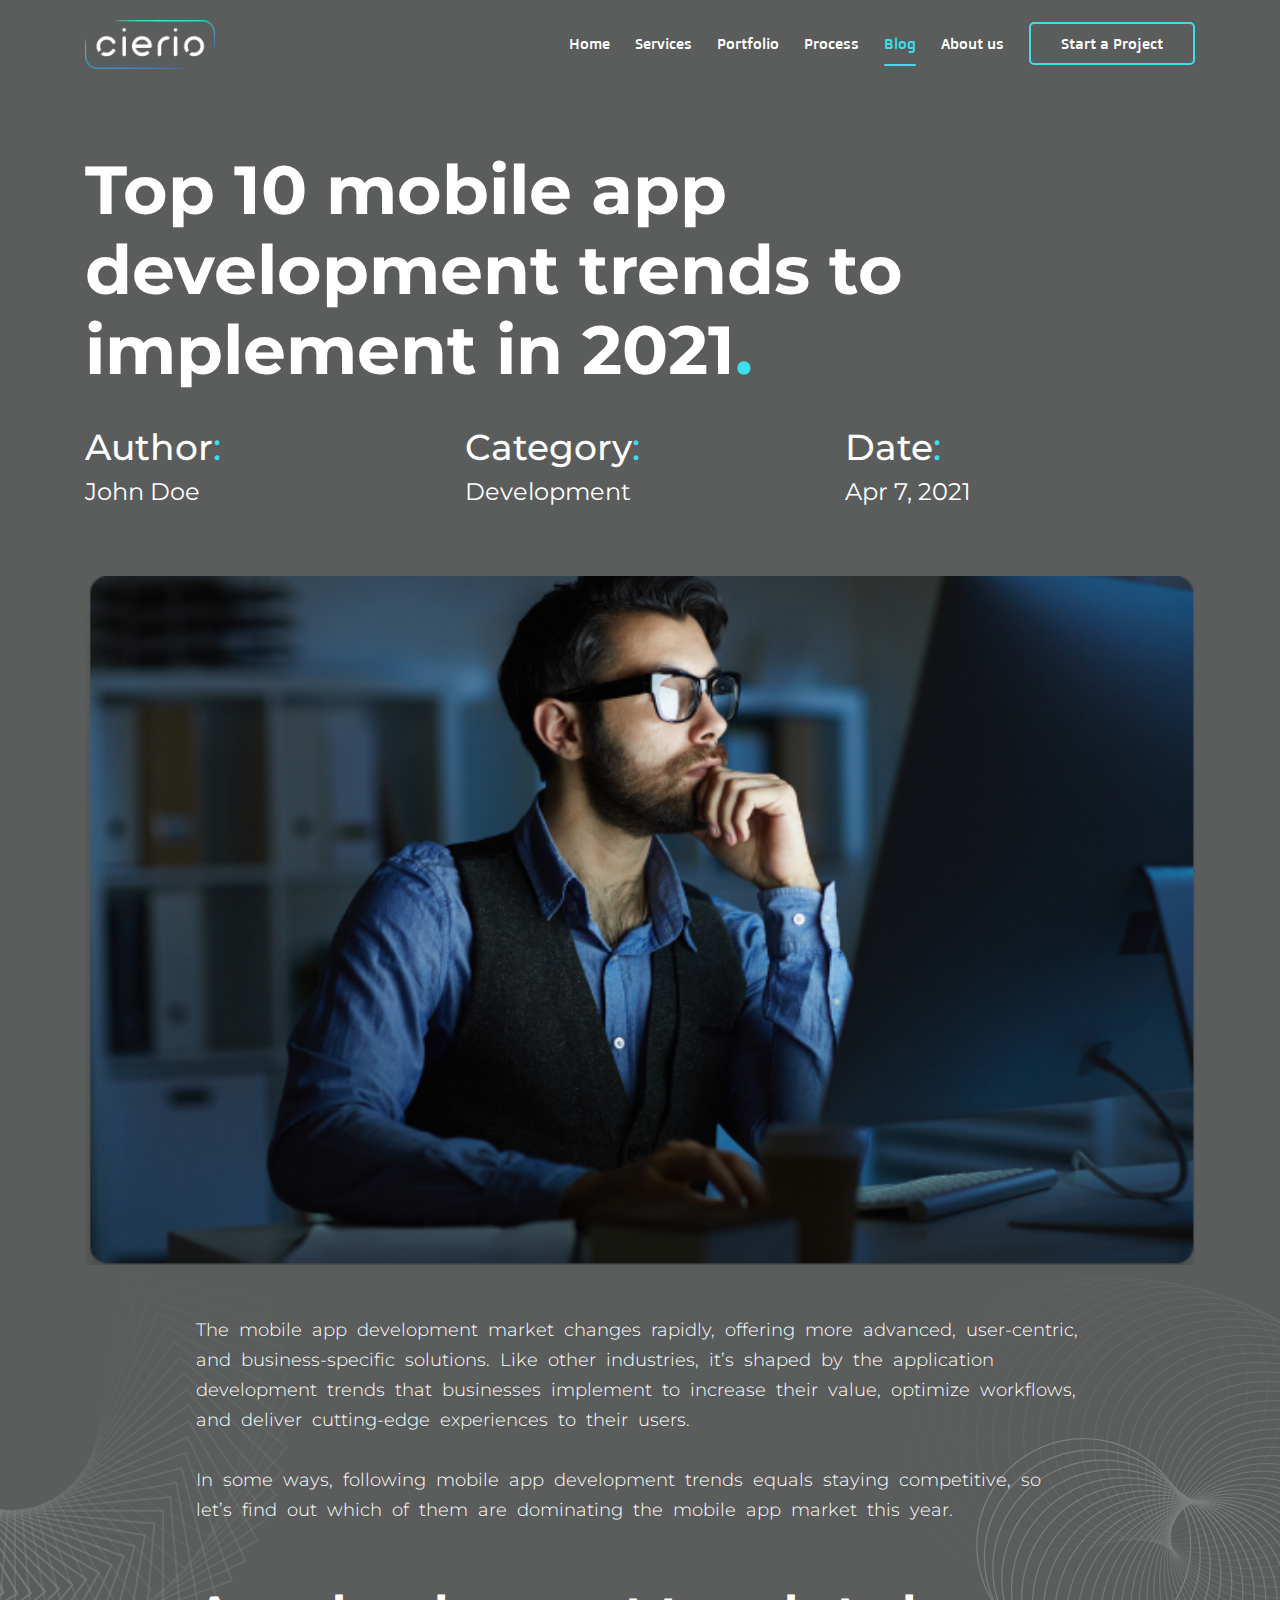
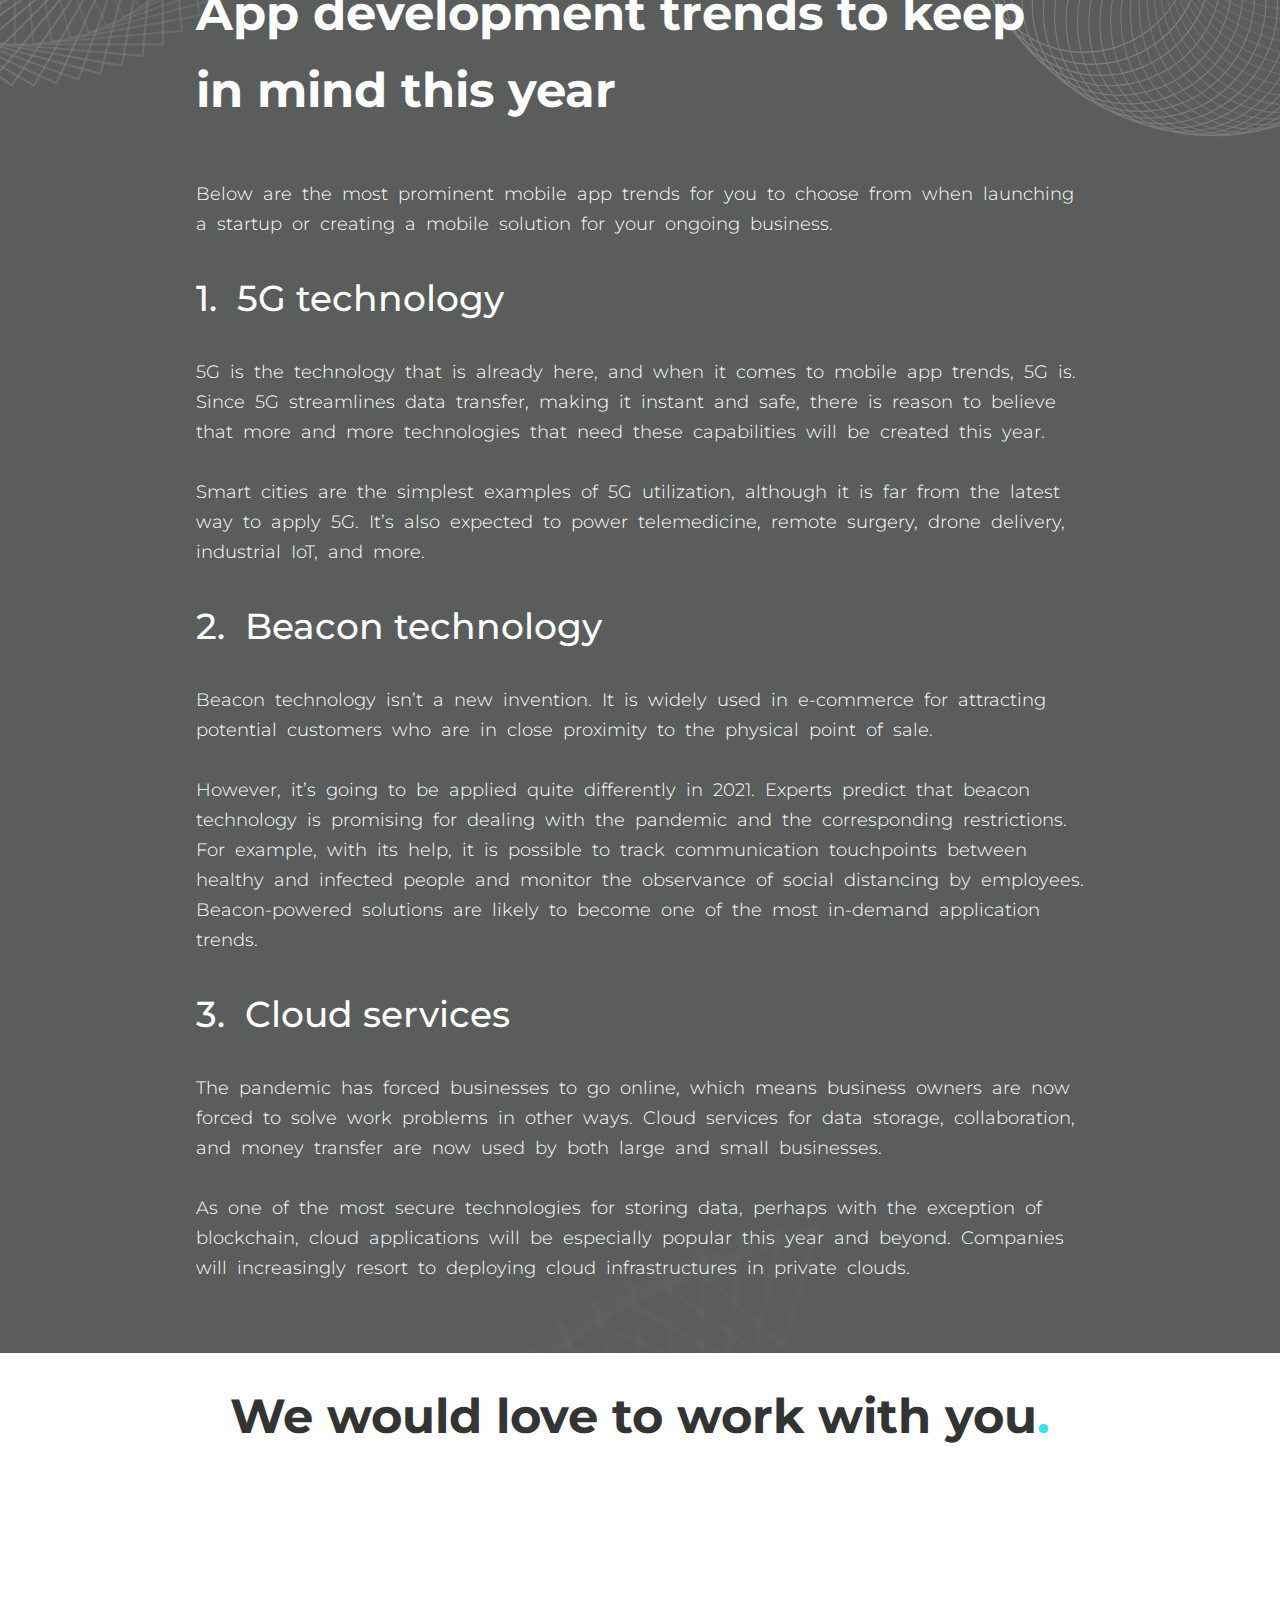
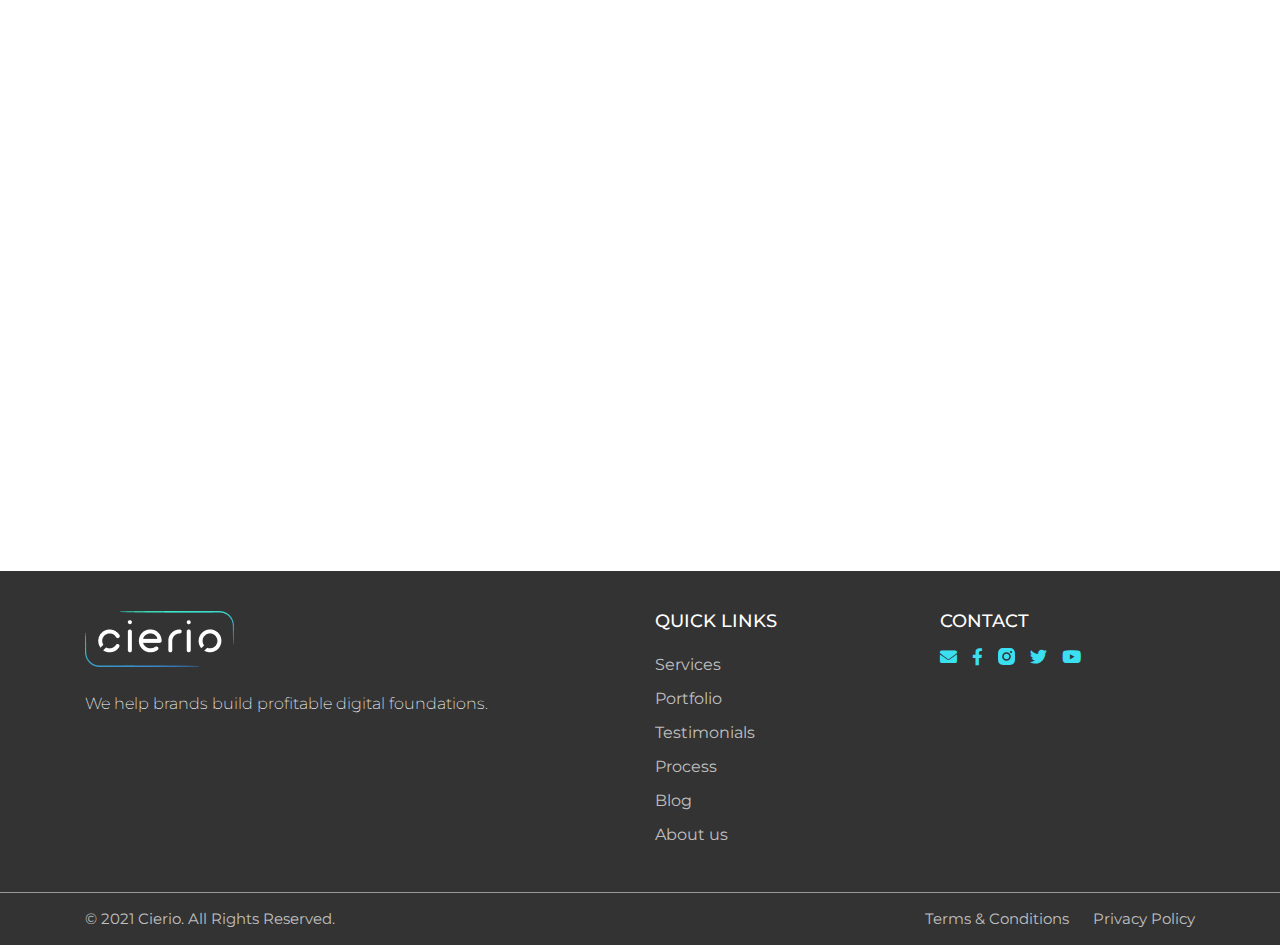
<file: blog-page.html>
<!DOCTYPE html>
<html>

<head>
    <meta charset="utf-8">
    <meta name="viewport" content="width=device-width, initial-scale=1">
    <link rel="stylesheet" href="https://pro.fontawesome.com/releases/v5.10.0/css/all.css" />
    <link rel="stylesheet" type="text/css" href="css/slick.css" />
    <link rel="stylesheet" type="text/css" href="css/slick-theme.css" />
    <link rel="stylesheet" type="text/css" href="css/bootstrap.min.css" />
    <link rel="stylesheet" type="text/css" href="css/style.css" />
    <link rel="stylesheet" type="text/css" href="css/responsive.css" />
    <title>Blog Page | Cierio</title>
</head>

<body>

    <!-- Header -->
    <nav class="navbar navbar-expand-lg">
        <div class="container">
            <a class="navbar-brand" href="#"><img src="images/logo.png" alt="LOGO"></a>
            <button type="button" class="navbar-toggle collapsed" data-toggle="collapse" data-target="#navbarSupportedContent" aria-expanded="false" aria-controls="navbarSupportedContent" aria-expanded="false" aria-label="Toggle navigation">
                <span class="sr-only">Toggle navigation</span>
                <span class="icon-bar"></span>
                <span class="icon-bar"></span>
                <span class="icon-bar"></span>
            </button>
            <div class="navbar-collapse collapse" id="navbarSupportedContent">
                <ul class="navbar-nav mr-auto">
                    <li class="nav-item">
                        <a class="nav-link" href="./index.html">Home <span class="sr-only">(current)</span></a>
                    </li>

                    <li class="nav-item dropdown">
                        <a class="nav-link dropdown-toggle" href="#" id="navbarDropdown" role="button" data-toggle="dropdown" aria-haspopup="true" aria-expanded="false">
                            Services
                        </a>
                        <ul class="dropdown-menu" aria-labelledby="navbarDropdown">
                            <li class="dropdown-item"><a href="./web-design-development.html">Website Development &
                                    Design</a></li>
                            <li class="dropdown-item"><a href="./branding-identity.html">Branding</a></li>
                            <li class="dropdown-item"><a href="./technical-seo.html">SEO</a></li>
                            <li class="dropdown-item"><a>Hosting (coming soon)</a></li>
                        </ul>
                    </li>
                    <li class="nav-item">
                        <a class="nav-link" href="./portfolio.html">Portfolio</a>
                    </li>
                    <li class="nav-item">
                        <a class="nav-link" href="./aboutus.html#process">Process</a>
                    </li>
                    <li class="nav-item active">
                        <a class="nav-link" href="./blog.html">Blog</a>
                    </li>
                    <li class="nav-item">
                        <a class="nav-link" href="./aboutus.html">About us</a>
                    </li>
                    <li class="nav-item"><a href="./schedule-call.html" class="btn-probtn">Start a Project</a></li>
                </ul>
            </div>
        </div>
    </nav>
    <!-- End Header -->

    <!-- Blog -->
    <section class="inner-banner">
        <div class="blog">
            <div class="container">
                <h1 class="blog-page-header">Top 10 mobile app development trends to implement in 2021<span>.</span>
                </h1>
                <div class="blog-info">
                    <div class=row>
                        <div class="col-md-4 col-sm-4 col-4">
                            <h2 class="info-header">Author<span>:</span></h2>
                            <p class="info-text">John Doe</p>
                        </div>
                        <div class="col-md-4 col-sm-4 col-4">
                            <h2 class="info-header">Category<span>:</span></h2>
                            <p class="info-text">Development</p>
                        </div>
                        <div class="col-md-4 col-sm-4 col-4">
                            <h2 class="info-header">Date<span>:</span></h2>
                            <p class="info-text">Apr 7, 2021</p>
                        </div>
                    </div>
                </div>
                <div class="blog-img">
                    <img class="img-responsive" src="images/blog-img4.png" alt="">
                </div>
                <div class="blog-page-details">
                    <p>The mobile app development market changes rapidly, offering more advanced, user-centric, and business-specific solutions. Like other industries, it’s shaped by the application development trends that businesses implement to increase
                        their value, optimize workflows, and deliver cutting-edge experiences to their users.</p>
                    <p>In some ways, following mobile app development trends equals staying competitive, so let’s find out which of them are dominating the mobile app market this year.</p>
                    <h2>App development trends to keep in mind this year</h2>
                    <p>Below are the most prominent mobile app trends for you to choose from when launching a startup or creating a mobile solution for your ongoing business.</p>
                    <h3>5G technology</h3>
                    <p>5G is the technology that is already here, and when it comes to mobile app trends, 5G is. Since 5G streamlines data transfer, making it instant and safe, there is reason to believe that more and more technologies that need these capabilities
                        will be created this year.</p>
                    <p>Smart cities are the simplest examples of 5G utilization, although it is far from the latest way to apply 5G. It’s also expected to power telemedicine, remote surgery, drone delivery, industrial IoT, and more.</p>
                    <h3>Beacon technology</h3>
                    <p>Beacon technology isn’t a new invention. It is widely used in e-commerce for attracting potential customers who are in close proximity to the physical point of sale.</p>
                    <p>However, it’s going to be applied quite differently in 2021. Experts predict that beacon technology is promising for dealing with the pandemic and the corresponding restrictions. For example, with its help, it is possible to track
                        communication touchpoints between healthy and infected people and monitor the observance of social distancing by employees. Beacon-powered solutions are likely to become one of the most in-demand application trends.</p>
                    <h3>Cloud services</h3>
                    <p>The pandemic has forced businesses to go online, which means business owners are now forced to solve work problems in other ways. Cloud services for data storage, collaboration, and money transfer are now used by both large and small
                        businesses.
                    </p>
                    <p>As one of the most secure technologies for storing data, perhaps with the exception of blockchain, cloud applications will be especially popular this year and beyond. Companies will increasingly resort to deploying cloud infrastructures
                        in private clouds.</p>
                </div>
            </div>
        </div>

        <img src="images/banner-shap1.svg" class="banner-shap1" alt="">
        <img src="images/banner-shap2.svg" class="banner-shap2" alt="">
        <img src="images/banner-shap3.svg" class="banner-shap3" alt="">
    </section>
    <!-- End Blog -->

    <!-- Schedule call -->
    <section class="schedule-call-wrp">
        <div class="container">
            <h3>We would love to work with you<span>.</span></h3>
            <div class="inner-calrow">
                <!-- Calendly inline widget begin -->
                <div class="calendly-inline-widget" data-url="https://calendly.com/cierio-web-design/20-min-demo" style="min-width:320px;height:660px;"></div>
                <script type="text/javascript" src="https://assets.calendly.com/assets/external/widget.js" async></script>
                <!-- Calendly inline widget end -->
            </div>
        </div>
    </section>
    <!-- End Schedule call -->

    <!-- Footer -->
    <footer>
        <div class="container">
            <div class="row">
                <div class="col-md-6 col-sm-12 col-12">
                    <div class="foot-abt">
                        <img src="images/logo.png" alt="">
                        <p>We help brands build profitable digital foundations.</p>
                    </div>
                </div>
                <div class="col-md-3 col-sm-6 col-xs-6 col-6">
                    <div class="foot-links">
                        <h4>QUICK LINKS</h4>

                        <ul>
                            <li><a href="./web-design-development.html">Services</a></li>
                            <li><a href="./portfolio.html">Portfolio</a></li>
                            <li><a href="./index.html#testimonials">Testimonials</a></li>
                            <li><a href="./aboutus.html#process">Process</a></li>
                            <li><a href="./blog.html">Blog</a></li>
                            <li><a href="./aboutus.html">About us</a></li>
                        </ul>
                    </div>
                </div>
                <div class="col-md-3 col-sm-6 col-xs-6 col-6">
                    <div class="foot-links">
                        <h4 class="text-md-left text-right">CONTACT</h4>
                        <div class="social-bx">
                            <a href="javascript:void(0);" data-toggle="modal" data-target="#mailpopup"><i
                                    class="fas fa-envelope"></i></a>
                            <a href="#"><i class="fab fa-facebook-f"></i></a>
                            <a href="#">
                                <svg width="17" height="17" viewBox="0 0 22 22" fill="none" xmlns="http://www.w3.org/2000/svg">
                                    <path
                                        d="M10.997 7.33177C8.97722 7.33177 7.32888 8.98013 7.32888 11C7.32888 13.0199 8.97722 14.6682 10.997 14.6682C13.0169 14.6682 14.6652 13.0199 14.6652 11C14.6652 8.98013 13.0169 7.33177 10.997 7.33177ZM21.9988 11C21.9988 9.48097 22.0125 7.97571 21.9272 6.45943C21.8419 4.69824 21.4402 3.13519 20.1523 1.84732C18.8617 0.556694 17.3014 0.157674 15.5403 0.0723668C14.0213 -0.0129408 12.516 0.000818524 10.9998 0.000818524C9.4808 0.000818524 7.97556 -0.0129408 6.45931 0.0723668C4.69815 0.157674 3.13513 0.559446 1.84728 1.84732C0.556684 3.13794 0.157672 4.69824 0.0723655 6.45943C-0.0129406 7.97846 0.000818509 9.48373 0.000818509 11C0.000818509 12.5163 -0.0129406 14.0243 0.0723655 15.5406C0.157672 17.3018 0.559436 18.8648 1.84728 20.1527C3.13788 21.4433 4.69815 21.8423 6.45931 21.9276C7.97831 22.0129 9.48355 21.9992 10.9998 21.9992C12.5188 21.9992 14.024 22.0129 15.5403 21.9276C17.3014 21.8423 18.8645 21.4406 20.1523 20.1527C21.4429 18.8621 21.8419 17.3018 21.9272 15.5406C22.0153 14.0243 21.9988 12.519 21.9988 11ZM10.997 16.6441C7.87374 16.6441 5.35309 14.1234 5.35309 11C5.35309 7.87664 7.87374 5.35594 10.997 5.35594C14.1203 5.35594 16.641 7.87664 16.641 11C16.641 14.1234 14.1203 16.6441 10.997 16.6441ZM16.8722 6.44292C16.1429 6.44292 15.554 5.85402 15.554 5.12478C15.554 4.39554 16.1429 3.80664 16.8722 3.80664C17.6014 3.80664 18.1903 4.39554 18.1903 5.12478C18.1905 5.29794 18.1565 5.46945 18.0904 5.62947C18.0242 5.78949 17.9271 5.93489 17.8047 6.05733C17.6822 6.17978 17.5369 6.27686 17.3768 6.34303C17.2168 6.40919 17.0453 6.44314 16.8722 6.44292Z"
                                        fill="#3ADFF0" />
                                </svg>
                            </a>
                            <a href="#"><i class="fab fa-twitter"></i></a>
                            <a href="#"><i class="fab fa-youtube"></i></a>
                        </div>
                    </div>
                </div>
            </div>
        </div>
    </footer>
    <div class="copyright">
        <div class="container">
            <div class="row">
                <div class="col-md-5 col-sm-5" id="one">
                    <p>© 2021 Cierio. All Rights Reserved.</p>
                </div>
                <div class="col-md-7 col-sm-7" id="two">
                    <div class="term-co">
                        <ul>
                            <li><a href="javascript:void(0);" data-toggle="modal" data-target="#termsandconditions">Terms & Conditions</a></li>
                            <li><a href="javascript:void(0);" data-toggle="modal" data-target="#privacypolicy">Privacy Policy</a></li>
                        </ul>
                    </div>
                </div>
            </div>
        </div>
    </div>
    <!-- End Footer -->

    <!-- Mail Popup -->
    <div id="mailpopup" class="modal fade" role="dialog">
        <div class="modal-dialog">
            <div class="modal-content">
                <button type="button" class="close" data-dismiss="modal"><i class="fal fa-times"></i></button>

                <div class="mail-box">
                    <h2>Have a general inquiry <span>?</span></h2>

                    <form>
                        <div class="form-group">
                            <input type="text" name="" placeholder="Name" class="form-control">
                        </div>
                        <div class="form-group">
                            <input type="text" name="" placeholder="Email" class="form-control">
                        </div>
                        <div class="form-group">
                            <textarea class="form-control" rows="5" placeholder="Message"></textarea>
                        </div>
                        <button class="btn-main">Send</button>
                    </form>
                </div>
            </div>
        </div>
    </div>
    <!-- End Mail Popup -->

    <!-- Terms & Conditions Popup -->
    <div id="termsandconditions" class="modal fade" role="dialog">
        <div class="modal-dialog">
            <div class="modal-content">
                <button type="button" class="close" data-dismiss="modal"><i class="fal fa-times"></i></button>

                <div class="mail-box">

                </div>
            </div>
        </div>
    </div>
    <!-- End Terms & Conditions Popup -->

    <!-- Privacy Policy Popup -->
    <div id="privacypolicy" class="modal fade" role="dialog">
        <div class="modal-dialog">
            <div class="modal-content">
                <button type="button" class="close" data-dismiss="modal"><i class="fal fa-times"></i></button>

                <div class="mail-box">

                </div>
            </div>
        </div>
    </div>
    <!-- End Privacy Policy Popup -->

    <script type="text/javascript" src="js/jquery.min.js"></script>
    <script type="text/javascript" src="js/bootstrap.min.js"></script>
    <script type="text/javascript" src="js/smooth.js"></script>
    <script type="text/javascript" src="js/app.js"></script>
    <script type="text/javascript">
    </script>
</body>

</html>
</file>
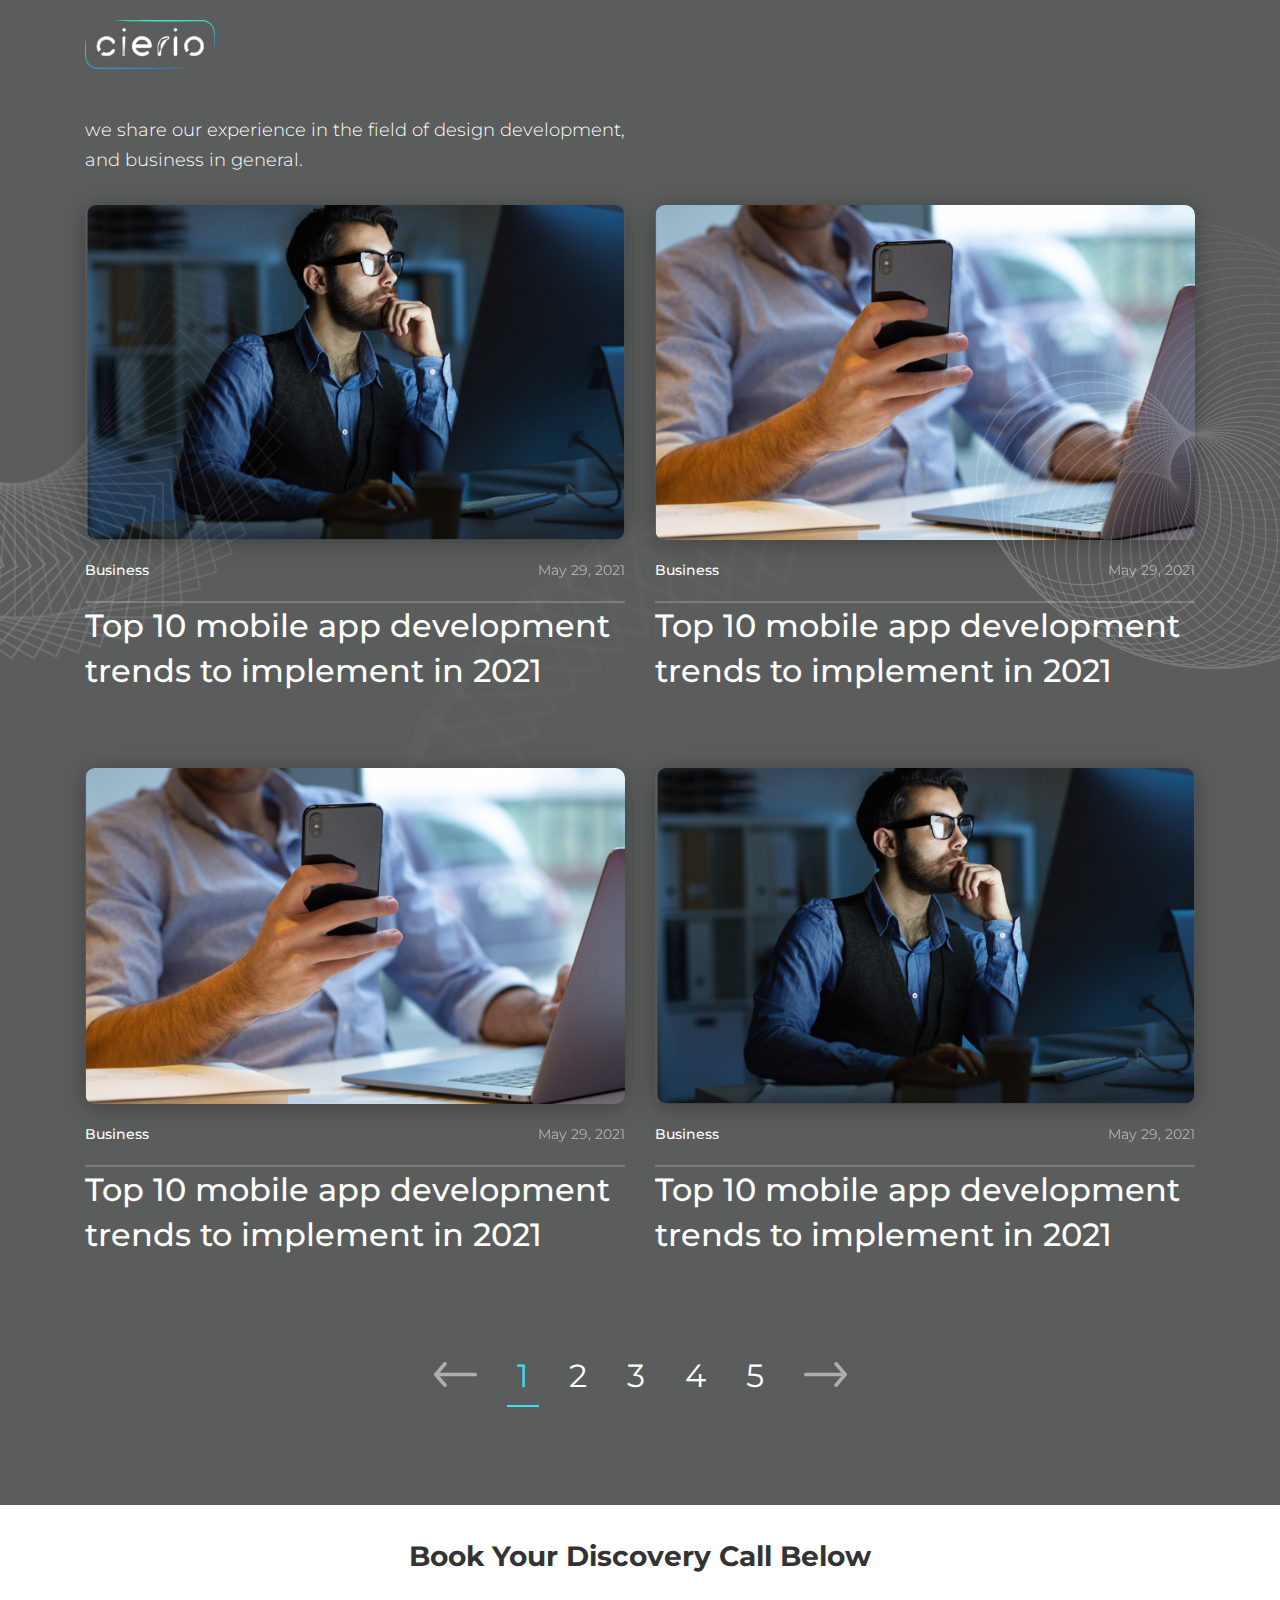
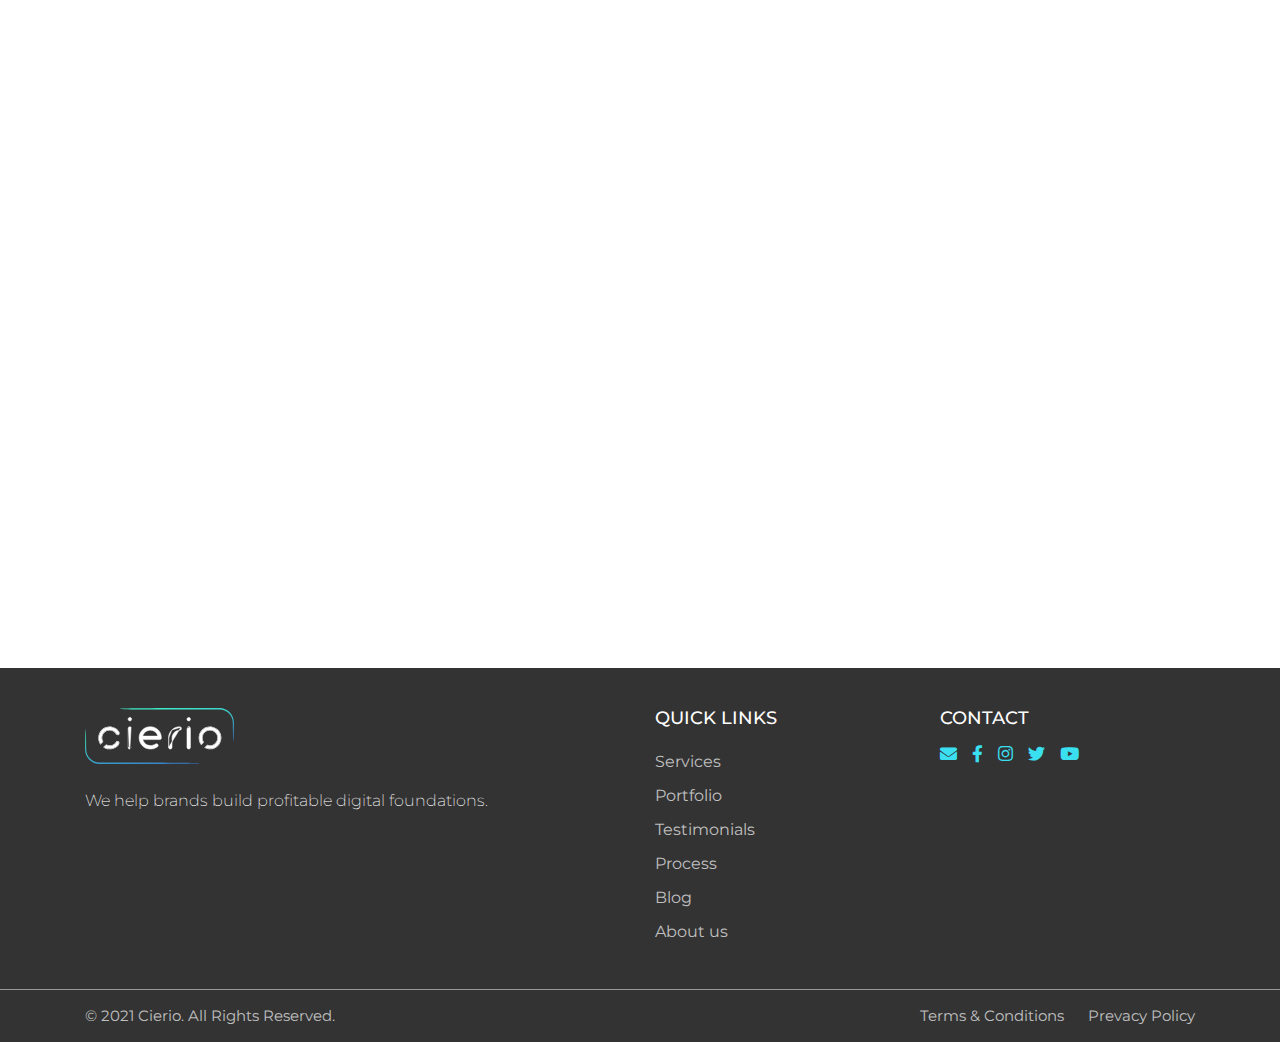
<file: blog.html>
<!DOCTYPE html>
<html>

<head>
    <meta charset="utf-8">
    <meta name="viewport" content="width=device-width, initial-scale=1">
    <link rel="stylesheet" href="https://pro.fontawesome.com/releases/v5.10.0/css/all.css" />
    <link rel="stylesheet" type="text/css" href="css/slick.css" />
    <link rel="stylesheet" type="text/css" href="css/slick-theme.css" />
    <link rel="stylesheet" type="text/css" href="css/bootstrap.min.css" />
    <link rel="stylesheet" type="text/css" href="css/style.css" />
    <link rel="stylesheet" type="text/css" href="css/responsive.css" />
    <title>Cierio</title>
</head>

<body>

    <!-- Header -->
    <nav class="navbar navbar-default">
        <div class="container">
            <div class="navbar-header">
                <button type="button" class="navbar-toggle collapsed" data-toggle="collapse"
                    data-target="#bs-example-navbar-collapse-1" aria-expanded="false">
                    <span class="sr-only">Toggle navigation</span>
                    <span class="icon-bar"></span>
                    <span class="icon-bar"></span>
                    <span class="icon-bar"></span>
                </button>
                <a class="navbar-brand" href="index.html"><img src="images/logo.svg" alt="LOGO"></a>
            </div>

            <div class="collapse navbar-collapse" id="bs-example-navbar-collapse-1">
                <ul class="nav navbar-nav" id="menu">
                    <li><a href="#">Home</a></li>
                    <li class="dropdown"><a href="javascript:void(0);" class="dropdown-toggle"
                            data-toggle="dropdown">Services</a>
                        <ul class="dropdown-menu">
                            <li><a href="#">Website Development & Design</a></li>
                            <li><a href="#">Branding</a></li>
                            <li><a href="#">SEO</a></li>
                            <li><a href="#">Hosting (coming soon)</a></li>
                        </ul>
                    </li>
                    <li><a href="#">Portfolio</a></li>
                    <li><a href="#">Process</a></li>
                    <li class="active"><a href="#">Blog</a></li>
                    <li><a href="#">About us</a></li>
                    <li><a href="#" class="btn-probtn">Start a Project</a></li>
                </ul>
            </div>
        </div>
    </nav>
    <!-- End Header -->

    <!-- Blog -->
    <section class="blog-wrp">
        <div class="blog">
            <div class="container">
                <h1>Our blog<span>.</span></h1>
                <p>we share our experience in the field of design development, and business in general.
                </p>
                <div class="blog-wrap">
                    <div class="row">
                        <div class="col-md-6 col-xs-12">
                            <div class="blog-box">
                                <img class="img-responsive" src="images/blog-img4.png" alt="">
                                <div class="blog-details">
                                    <div class="blog-info">
                                        <span class="blog-ctg">Business</span>
                                        <span class="blog-date">May 29, 2021</span>
                                    </div>
                                    <h2 class="blog-title">
                                        Top 10 mobile app development trends to implement in 2021
                                    </h2>
                                </div>
                            </div>
                        </div>
                        <div class="col-md-6 col-xs-12">
                            <div class="blog-box">
                                <img class="img-responsive" src="images/blog-img5.png" alt="">
                                <div class="blog-details">
                                    <div class="blog-info">
                                        <span class="blog-ctg">Business</span>
                                        <span class="blog-date">May 29, 2021</span>
                                    </div>
                                    <h2 class="blog-title">
                                        Top 10 mobile app development trends to implement in 2021
                                    </h2>
                                </div>
                            </div>
                        </div>
                    </div>
                    <div class="row">
                        <div class="col-md-6 col-xs-12">
                            <div class="blog-box">
                                <img class="img-responsive" src="images/blog-img5.png" alt="">
                                <div class="blog-details">
                                    <div class="blog-info">
                                        <span class="blog-ctg">Business</span>
                                        <span class="blog-date">May 29, 2021</span>
                                    </div>
                                    <h2 class="blog-title">
                                        Top 10 mobile app development trends to implement in 2021
                                    </h2>
                                </div>
                            </div>
                        </div>
                        <div class="col-md-6 col-xs-12">
                            <div class="blog-box">
                                <img class="img-responsive" src="images/blog-img4.png" alt="">
                                <div class="blog-details">
                                    <div class="blog-info">
                                        <span class="blog-ctg">Business</span>
                                        <span class="blog-date">May 29, 2021</span>
                                    </div>
                                    <h2 class="blog-title">
                                        Top 10 mobile app development trends to implement in 2021
                                    </h2>
                                </div>
                            </div>
                        </div>
                    </div>
                </div>
                <div class="page-counter">
                    <ul class="counter-list">
                        <li><a>
                                <svg width="43" height="25" viewBox="0 0 43 25" fill="none"
                                    xmlns="http://www.w3.org/2000/svg">
                                    <path opacity="0.5"
                                        d="M41.1875 10.7156L5.69125 10.7156L12.2706 2.93054C12.423 2.74999 12.5377 2.54165 12.6083 2.31741C12.6789 2.09318 12.704 1.85743 12.6821 1.62365C12.6379 1.1515 12.4051 0.715987 12.035 0.41291C11.6649 0.109832 11.1877 -0.0359773 10.7084 0.00755409C10.2291 0.0510855 9.78703 0.280395 9.47938 0.645034L0.416875 11.3584C0.355905 11.4436 0.301381 11.5331 0.253751 11.6262C0.253751 11.7155 0.163129 11.769 0.126878 11.8583C0.0447246 12.063 0.00170628 12.281 1.09269e-06 12.5011C0.00170624 12.7213 0.0447246 12.9392 0.126878 13.1439C0.126878 13.2332 0.2175 13.2868 0.253751 13.376C0.301381 13.4691 0.355905 13.5587 0.416875 13.6439L9.47937 24.3572C9.64979 24.5588 9.86319 24.7208 10.1044 24.8319C10.3456 24.943 10.6087 25.0004 10.875 25C11.2985 25.0008 11.7089 24.8555 12.035 24.5893C12.2185 24.4394 12.3702 24.2553 12.4814 24.0476C12.5926 23.8398 12.6611 23.6125 12.683 23.3787C12.7049 23.1448 12.6798 22.909 12.609 22.6847C12.5382 22.4604 12.4232 22.2521 12.2706 22.0717L5.69125 14.2867L41.1875 14.2867C41.6682 14.2867 42.1292 14.0986 42.4691 13.7637C42.809 13.4289 43 12.9747 43 12.5011C43 12.0276 42.809 11.5734 42.4691 11.2386C42.1292 10.9037 41.6682 10.7156 41.1875 10.7156Z"
                                        fill="white" />
                                </svg>
                            </a>
                        </li>
                        <li><a class="active">1</a></li>
                        <li><a>2</a></li>
                        <li><a>3</a></li>
                        <li class="visible-md visible-lg"><a>4</a></li>
                        <li class="visible-md visible-lg"><a>5</a></li>
                        <li><a>
                                <svg width="43" height="25" viewBox="0 0 43 25" fill="none"
                                    xmlns="http://www.w3.org/2000/svg">
                                    <path opacity="0.5"
                                        d="M1.8125 14.2844L37.3088 14.2844L30.7294 22.0695C30.577 22.25 30.4623 22.4583 30.3917 22.6826C30.3211 22.9068 30.296 23.1426 30.3179 23.3763C30.3621 23.8485 30.5949 24.284 30.965 24.5871C31.3351 24.8902 31.8123 25.036 32.2916 24.9924C32.7709 24.9489 33.213 24.7196 33.5206 24.355L42.5831 13.6416C42.6441 13.5564 42.6986 13.4669 42.7463 13.3738C42.7463 13.2845 42.8369 13.231 42.8731 13.1417C42.9553 12.937 42.9983 12.719 43 12.4989C42.9983 12.2787 42.9553 12.0608 42.8731 11.8561C42.8731 11.7668 42.7825 11.7132 42.7463 11.624C42.6986 11.5309 42.6441 11.4413 42.5831 11.3561L33.5206 0.642803C33.3502 0.441245 33.1368 0.279152 32.8956 0.168053C32.6544 0.0569539 32.3913 -0.00042259 32.125 3.41105e-06C31.7015 -0.000811718 31.2911 0.144488 30.965 0.410681C30.7815 0.560577 30.6298 0.744668 30.5186 0.952412C30.4074 1.16016 30.3389 1.38747 30.317 1.62134C30.2951 1.8552 30.3202 2.09103 30.391 2.3153C30.4618 2.53957 30.5768 2.74789 30.7294 2.92831L37.3088 10.7133L1.8125 10.7133C1.3318 10.7133 0.870779 10.9014 0.530869 11.2363C0.19096 11.5711 0 12.0253 0 12.4989C0 12.9724 0.19096 13.4266 0.530869 13.7614C0.870779 14.0963 1.3318 14.2844 1.8125 14.2844Z"
                                        fill="white" />
                                </svg>
                            </a>
                        </li>
                    </ul>
                </div>
            </div>
        </div>

        <img src="images/banner-shap1.svg" class="banner-shap1" alt="">
        <img src="images/banner-shap2.svg" class="banner-shap2" alt="">
        <img src="images/banner-shap3.svg" class="banner-shap3" alt="">
    </section>
    <!-- End Blog -->


    <!-- Schedule call -->
    <section class="schedule-call-wrp">
        <div class="container">
            <h2>Book Your Discovery Call Below</h2>
            <div class="inner-calrow">
                <!-- Calendly inline widget begin -->
                <div class="calendly-inline-widget" data-url="https://calendly.com/cierio-web-design/20-min-demo" style="min-width:320px;height:630px;"></div>
                <script type="text/javascript" src="https://assets.calendly.com/assets/external/widget.js" async></script>
                <!-- Calendly inline widget end -->
            </div>
        </div>
    </section>
    <!-- End Schedule call -->



    <!-- Footer -->
    <footer>
        <div class="container">
            <div class="row">
                <div class="col-md-6 col-sm-6">
                    <div class="foot-abt">
                        <img src="images/logo.svg" alt="">
                        <p>We help brands build profitable digital foundations.</p>
                    </div>
                </div>
                <div class="col-md-3 col-xs-6">
                    <div class="foot-links">
                        <h4>QUICK LINKS</h4>

                        <ul>
                            <li><a href="#">Services</a></li>
                            <li><a href="#">Portfolio</a></li>
                            <li><a href="#">Testimonials</a></li>
                            <li><a href="#">Process</a></li>
                            <li><a href="#">Blog</a></li>
                            <li><a href="#">About us</a></li>
                        </ul>
                    </div>
                </div>
                <div class="col-md-3 col-xs-6">
                    <div class="foot-links">
                        <h4>CONTACT</h4>

                        <div class="social-bx">
                            <a href="#"><i class="fas fa-envelope"></i></a>
                            <a href="#"><i class="fab fa-facebook-f"></i></a>
                            <a href="#"><i class="fab fa-instagram"></i></a>
                            <a href="#"><i class="fab fa-twitter"></i></a>
                            <a href="#"><i class="fab fa-youtube"></i></a>
                        </div>
                    </div>
                </div>
            </div>
        </div>
    </footer>
    <div class="copyright">
        <div class="container">
            <div class="row">
                <div class="col-md-5 col-sm-5">
                    <p>© 2021 Cierio. All Rights Reserved.</p>
                </div>
                <div class="col-md-7 col-sm-7">
                    <div class="term-co">
                        <ul>
                            <li><a href="#">Terms & Conditions</a></li>
                            <li><a href="#">Prevacy Policy</a></li>
                        </ul>
                    </div>
                </div>
            </div>
        </div>
    </div>
    <!-- End Footer -->

    <script type="text/javascript" src="js/jquery.min.js"></script>
    <script type="text/javascript" src="js/bootstrap.min.js"></script>
    <script type="text/javascript" src="js/smooth.js"></script>
    <script type="text/javascript" src="https://assets.calendly.com/assets/external/widget.js" async></script>
    <script type="text/javascript">

    </script>
</body>

</html>
</file>
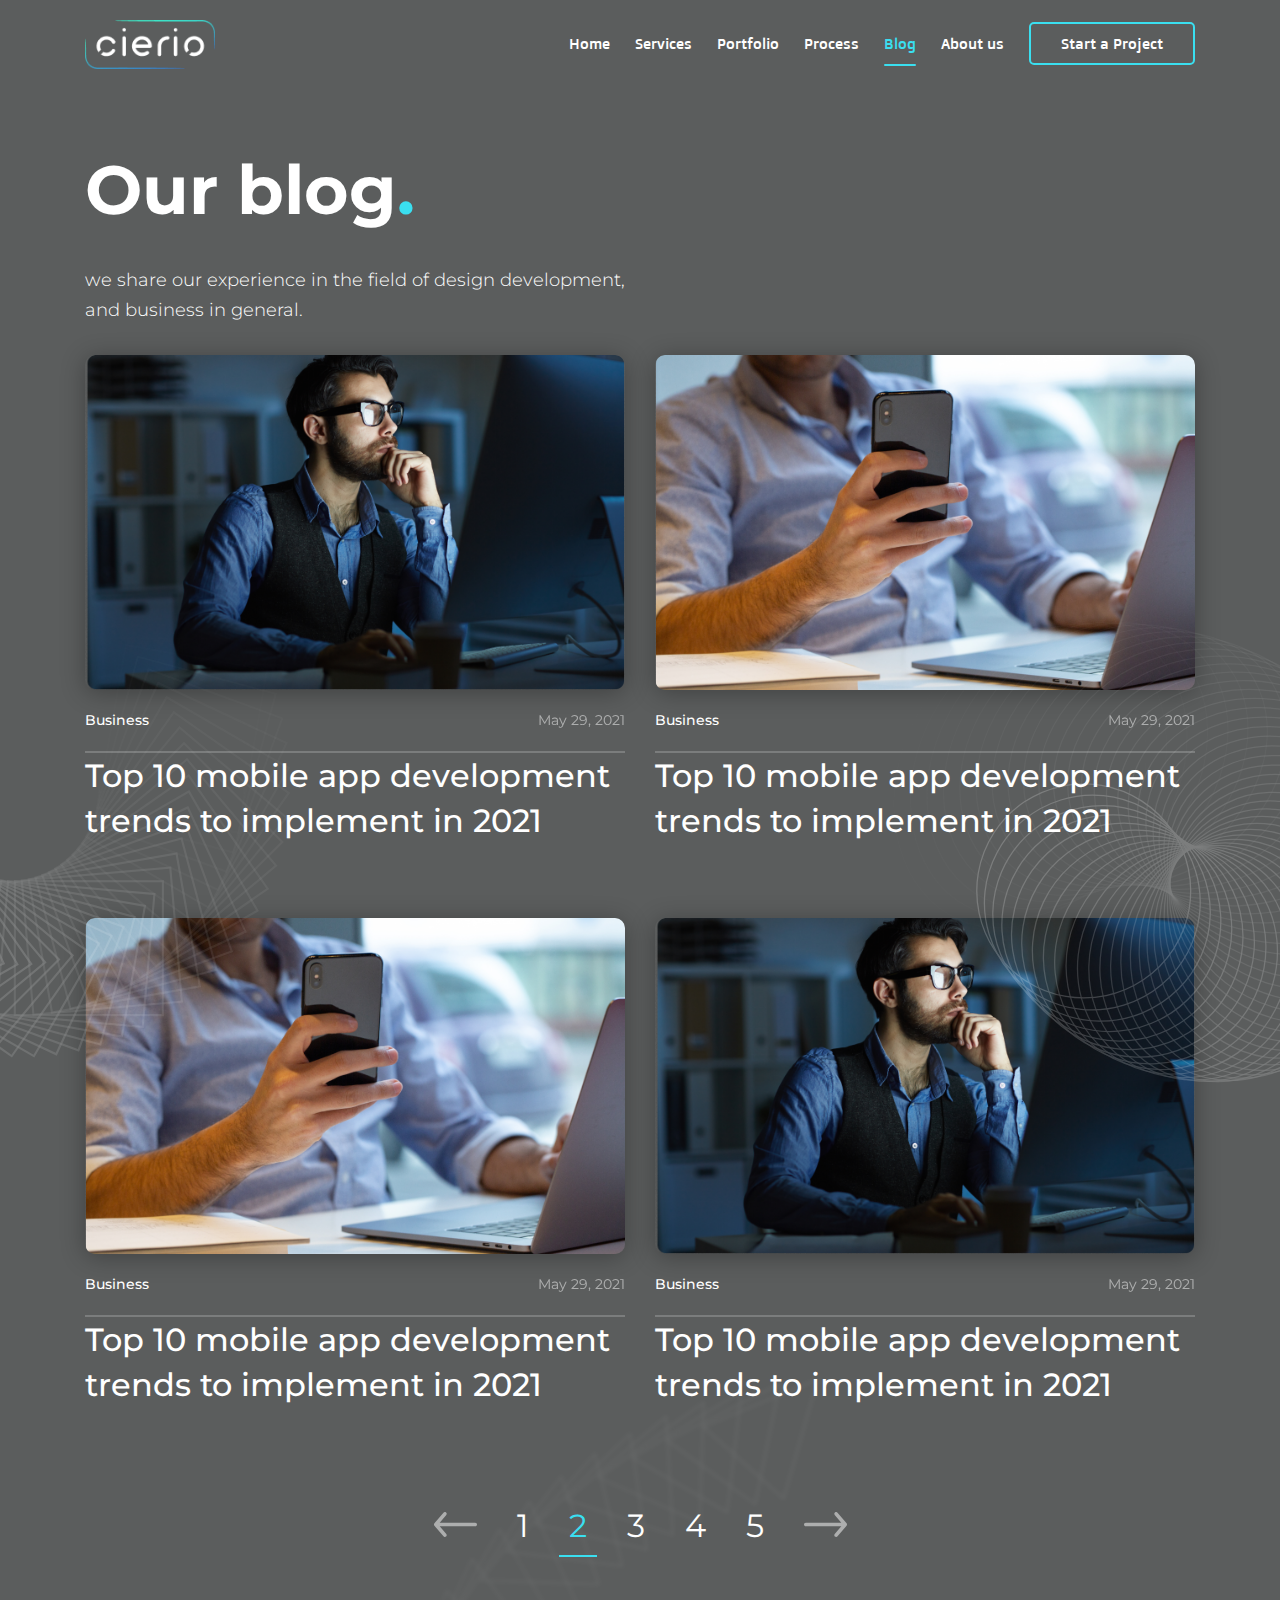
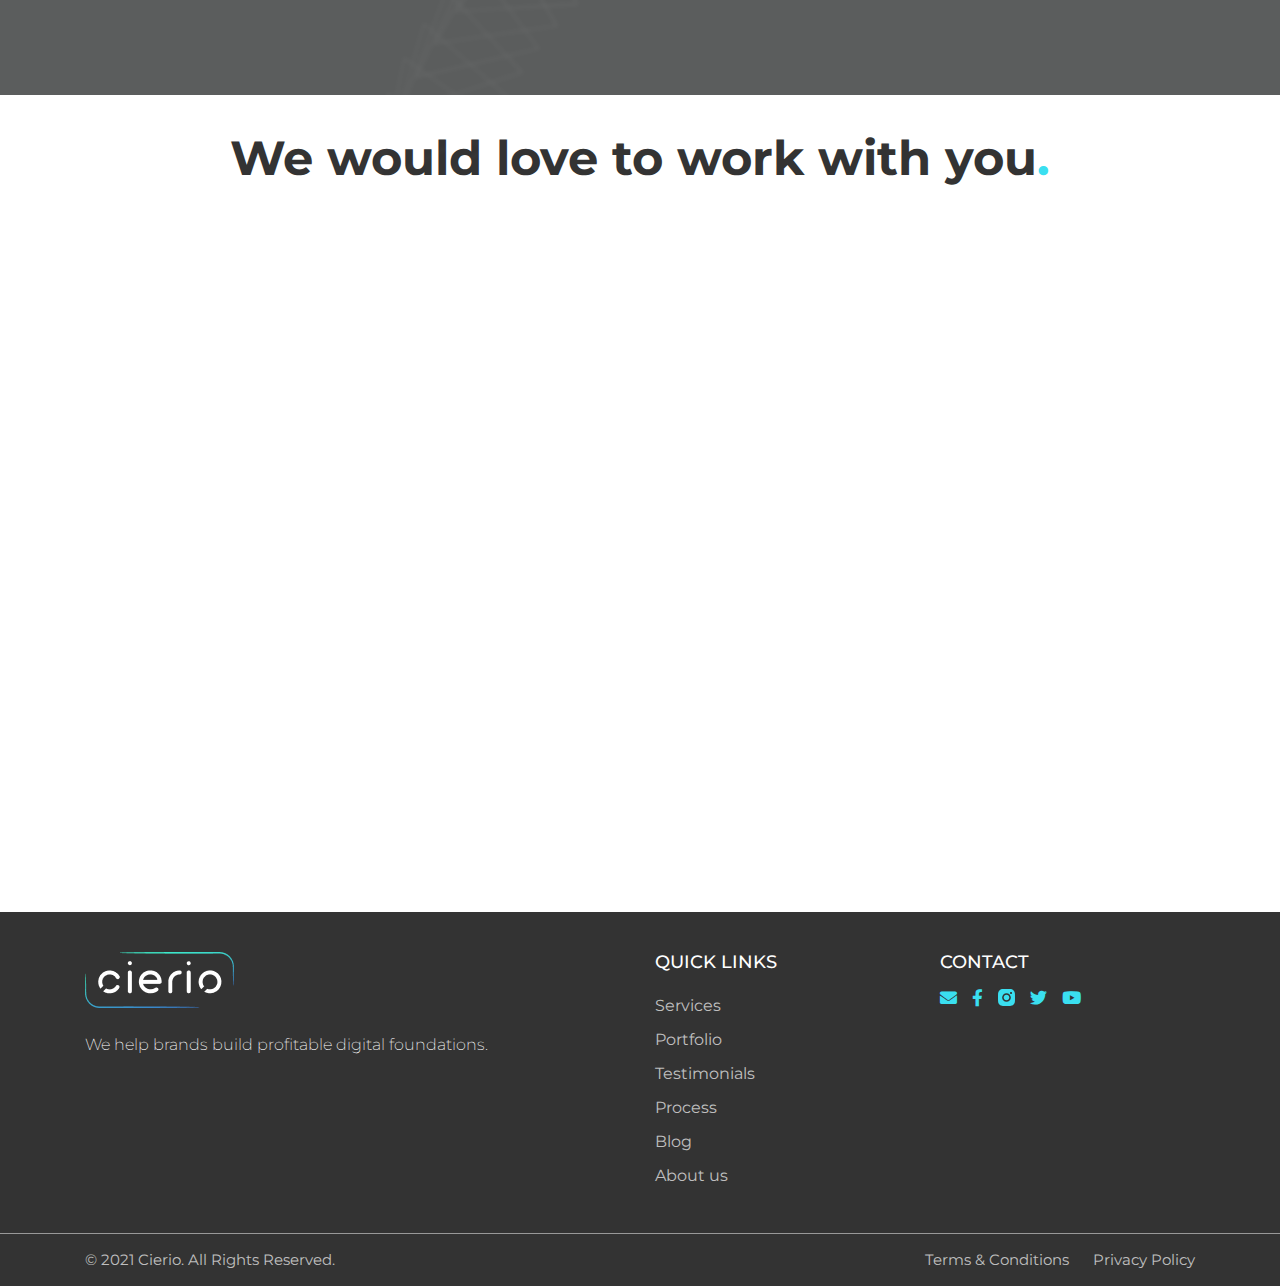
<file: blog2.html>
<!DOCTYPE html>
<html>

<head>
    <meta charset="utf-8">
    <meta name="viewport" content="width=device-width, initial-scale=1">
    <link rel="stylesheet" href="https://pro.fontawesome.com/releases/v5.10.0/css/all.css" />
    <link rel="stylesheet" type="text/css" href="css/slick.css" />
    <link rel="stylesheet" type="text/css" href="css/slick-theme.css" />
    <link rel="stylesheet" type="text/css" href="css/bootstrap.min.css" />
    <link rel="stylesheet" type="text/css" href="css/style.css" />
    <link rel="stylesheet" type="text/css" href="css/responsive.css" />
    <title>Blog | Cierio</title>
</head>

<body>

    <!-- Header -->
    <nav class="navbar navbar-expand-lg">
        <div class="container">
            <a class="navbar-brand" href="#"><img src="images/logo.png" alt="LOGO"></a>
            <button type="button" class="navbar-toggle collapsed" data-toggle="collapse" data-target="#navbarSupportedContent" aria-expanded="false" aria-controls="navbarSupportedContent" aria-expanded="false" aria-label="Toggle navigation">
                <span class="sr-only">Toggle navigation</span>
                <span class="icon-bar"></span>
                <span class="icon-bar"></span>
                <span class="icon-bar"></span>
            </button>
            <div class="navbar-collapse collapse" id="navbarSupportedContent">
                <ul class="navbar-nav mr-auto">
                    <li class="nav-item">
                        <a class="nav-link" href="./index.html">Home <span class="sr-only">(current)</span></a>
                    </li>

                    <li class="nav-item dropdown">
                        <a class="nav-link dropdown-toggle" href="#" id="navbarDropdown" role="button" data-toggle="dropdown" aria-haspopup="true" aria-expanded="false">
                            Services
                        </a>
                        <ul class="dropdown-menu" aria-labelledby="navbarDropdown">
                            <li class="dropdown-item"><a href="./web-design-development.html">Website Development &
                                    Design</a></li>
                            <li class="dropdown-item"><a href="./branding-identity.html">Branding</a></li>
                            <li class="dropdown-item"><a href="./technical-seo.html">SEO</a></li>
                            <li class="dropdown-item"><a>Hosting (coming soon)</a></li>
                        </ul>
                    </li>
                    <li class="nav-item">
                        <a class="nav-link" href="./portfolio.html">Portfolio</a>
                    </li>
                    <li class="nav-item">
                        <a class="nav-link" href="./aboutus.html#process">Process</a>
                    </li>
                    <li class="nav-item active">
                        <a class="nav-link" href="./blog.html">Blog</a>
                    </li>
                    <li class="nav-item">
                        <a class="nav-link" href="./aboutus.html">About us</a>
                    </li>
                    <li class="nav-item"><a href="./schedule-call.html" class="btn-probtn">Start a Project</a></li>
                </ul>
            </div>
        </div>
    </nav>
    <!-- End Header -->

    <!-- Blog -->
    <section class="inner-banner">
        <div class="blog">
            <div class="container">
                <h1>Our blog<span>.</span></h1>
                <p>we share our experience in the field of design development, and business in general.
                </p>
                <div class="blog-box-wrap">
                    <div class="row">
                        <div class="col-md-6 col-xs-12">
                            <a href="blog-page.html" class="blog-box">
                                <img class="img-responsive" src="images/blog-img4.png" alt="">
                                <div class="blog-details">
                                    <div class="blog-info">
                                        <span class="blog-ctg">Business</span>
                                        <span class="blog-date">May 29, 2021</span>
                                    </div>
                                    <h2 class="blog-title">
                                        Top 10 mobile app development trends to implement in 2021
                                    </h2>
                                </div>
                            </a>
                        </div>
                        <div class="col-md-6 col-xs-12">
                            <a href="blog-page.html" class="blog-box">
                                <img class="img-responsive" src="images/blog-img5.png" alt="">
                                <div class="blog-details">
                                    <div class="blog-info">
                                        <span class="blog-ctg">Business</span>
                                        <span class="blog-date">May 29, 2021</span>
                                    </div>
                                    <h2 class="blog-title">
                                        Top 10 mobile app development trends to implement in 2021
                                    </h2>
                                </div>
                            </a>
                        </div>
                    </div>
                    <div class="row">
                        <div class="col-md-6 col-xs-12">
                            <a href="blog-page.html" a class="blog-box">
                                <img class="img-responsive" src="images/blog-img5.png" alt="">
                                <div class="blog-details">
                                    <div class="blog-info">
                                        <span class="blog-ctg">Business</span>
                                        <span class="blog-date">May 29, 2021</span>
                                    </div>
                                    <h2 class="blog-title">
                                        Top 10 mobile app development trends to implement in 2021
                                    </h2>
                                </div>
                            </a>
                        </div>
                        <div class="col-md-6 col-xs-12">
                            <a href="blog-page.html" class="blog-box">
                                <img class="img-responsive" src="images/blog-img4.png" alt="">
                                <div class="blog-details">
                                    <div class="blog-info">
                                        <span class="blog-ctg">Business</span>
                                        <span class="blog-date">May 29, 2021</span>
                                    </div>
                                    <h2 class="blog-title">
                                        Top 10 mobile app development trends to implement in 2021
                                    </h2>
                                </div>
                            </a>
                        </div>
                    </div>
                </div>
                <div class="page-counter">
                    <ul class="counter-list">
                        <li>
                            <a>
                                <svg width="43" height="25" viewBox="0 0 43 25" fill="none" xmlns="http://www.w3.org/2000/svg">
                                    <path opacity="0.5"
                                        d="M41.1875 10.7156L5.69125 10.7156L12.2706 2.93054C12.423 2.74999 12.5377 2.54165 12.6083 2.31741C12.6789 2.09318 12.704 1.85743 12.6821 1.62365C12.6379 1.1515 12.4051 0.715987 12.035 0.41291C11.6649 0.109832 11.1877 -0.0359773 10.7084 0.00755409C10.2291 0.0510855 9.78703 0.280395 9.47938 0.645034L0.416875 11.3584C0.355905 11.4436 0.301381 11.5331 0.253751 11.6262C0.253751 11.7155 0.163129 11.769 0.126878 11.8583C0.0447246 12.063 0.00170628 12.281 1.09269e-06 12.5011C0.00170624 12.7213 0.0447246 12.9392 0.126878 13.1439C0.126878 13.2332 0.2175 13.2868 0.253751 13.376C0.301381 13.4691 0.355905 13.5587 0.416875 13.6439L9.47937 24.3572C9.64979 24.5588 9.86319 24.7208 10.1044 24.8319C10.3456 24.943 10.6087 25.0004 10.875 25C11.2985 25.0008 11.7089 24.8555 12.035 24.5893C12.2185 24.4394 12.3702 24.2553 12.4814 24.0476C12.5926 23.8398 12.6611 23.6125 12.683 23.3787C12.7049 23.1448 12.6798 22.909 12.609 22.6847C12.5382 22.4604 12.4232 22.2521 12.2706 22.0717L5.69125 14.2867L41.1875 14.2867C41.6682 14.2867 42.1292 14.0986 42.4691 13.7637C42.809 13.4289 43 12.9747 43 12.5011C43 12.0276 42.809 11.5734 42.4691 11.2386C42.1292 10.9037 41.6682 10.7156 41.1875 10.7156Z"
                                        fill="white" />
                                </svg>
                            </a>
                        </li>
                        <li><a href="blog.html">1</a></li>
                        <li><a class="active">2</a></li>
                        <li><a>3</a></li>
                        <li class="d-none d-sm-none d-md-block"><a>4</a></li>
                        <li class="d-none d-sm-none d-md-block"><a>5</a></li>
                        <li>
                            <a>
                                <svg width="43" height="25" viewBox="0 0 43 25" fill="none" xmlns="http://www.w3.org/2000/svg">
                                    <path opacity="0.5"
                                        d="M1.8125 14.2844L37.3088 14.2844L30.7294 22.0695C30.577 22.25 30.4623 22.4583 30.3917 22.6826C30.3211 22.9068 30.296 23.1426 30.3179 23.3763C30.3621 23.8485 30.5949 24.284 30.965 24.5871C31.3351 24.8902 31.8123 25.036 32.2916 24.9924C32.7709 24.9489 33.213 24.7196 33.5206 24.355L42.5831 13.6416C42.6441 13.5564 42.6986 13.4669 42.7463 13.3738C42.7463 13.2845 42.8369 13.231 42.8731 13.1417C42.9553 12.937 42.9983 12.719 43 12.4989C42.9983 12.2787 42.9553 12.0608 42.8731 11.8561C42.8731 11.7668 42.7825 11.7132 42.7463 11.624C42.6986 11.5309 42.6441 11.4413 42.5831 11.3561L33.5206 0.642803C33.3502 0.441245 33.1368 0.279152 32.8956 0.168053C32.6544 0.0569539 32.3913 -0.00042259 32.125 3.41105e-06C31.7015 -0.000811718 31.2911 0.144488 30.965 0.410681C30.7815 0.560577 30.6298 0.744668 30.5186 0.952412C30.4074 1.16016 30.3389 1.38747 30.317 1.62134C30.2951 1.8552 30.3202 2.09103 30.391 2.3153C30.4618 2.53957 30.5768 2.74789 30.7294 2.92831L37.3088 10.7133L1.8125 10.7133C1.3318 10.7133 0.870779 10.9014 0.530869 11.2363C0.19096 11.5711 0 12.0253 0 12.4989C0 12.9724 0.19096 13.4266 0.530869 13.7614C0.870779 14.0963 1.3318 14.2844 1.8125 14.2844Z"
                                        fill="white" />
                                </svg>
                            </a>
                        </li>
                    </ul>
                </div>
            </div>
        </div>

        <img src="images/banner-shap1.svg" class="banner-shap1" alt="">
        <img src="images/banner-shap2.svg" class="banner-shap2" alt="">
        <img src="images/banner-shap3.svg" class="banner-shap3" alt="">
    </section>
    <!-- End Blog -->

    <!-- Schedule call -->
    <section class="schedule-call-wrp">
        <div class="container">
            <h3>We would love to work with you<span>.</span></h3>
            <div class="inner-calrow">
                <!-- Calendly inline widget begin -->
                <div class="calendly-inline-widget" data-url="https://calendly.com/cierio-web-design/20-min-demo" style="min-width:320px;height:660px;"></div>
                <script type="text/javascript" src="https://assets.calendly.com/assets/external/widget.js" async></script>
                <!-- Calendly inline widget end -->
            </div>
        </div>
    </section>
    <!-- End Schedule call -->

    <!-- Footer -->
    <footer>
        <div class="container">
            <div class="row">
                <div class="col-md-6 col-sm-12 col-12">
                    <div class="foot-abt">
                        <img src="images/logo.png" alt="">
                        <p>We help brands build profitable digital foundations.</p>
                    </div>
                </div>
                <div class="col-md-3 col-sm-6 col-xs-6 col-6">
                    <div class="foot-links">
                        <h4>QUICK LINKS</h4>

                        <ul>
                            <li><a href="./web-design-development.html">Services</a></li>
                            <li><a href="./portfolio.html">Portfolio</a></li>
                            <li><a href="./index.html#testimonials">Testimonials</a></li>
                            <li><a href="./aboutus.html#process">Process</a></li>
                            <li><a href="./blog.html">Blog</a></li>
                            <li><a href="./aboutus.html">About us</a></li>
                        </ul>
                    </div>
                </div>
                <div class="col-md-3 col-sm-6 col-xs-6 col-6">
                    <div class="foot-links">
                        <h4 class="text-md-left text-right">CONTACT</h4>
                        <div class="social-bx">
                            <a href="javascript:void(0);" data-toggle="modal" data-target="#mailpopup"><i
                                    class="fas fa-envelope"></i></a>
                            <a href="#"><i class="fab fa-facebook-f"></i></a>
                            <a href="#">
                                <svg width="17" height="17" viewBox="0 0 22 22" fill="none" xmlns="http://www.w3.org/2000/svg">
                                    <path
                                        d="M10.997 7.33177C8.97722 7.33177 7.32888 8.98013 7.32888 11C7.32888 13.0199 8.97722 14.6682 10.997 14.6682C13.0169 14.6682 14.6652 13.0199 14.6652 11C14.6652 8.98013 13.0169 7.33177 10.997 7.33177ZM21.9988 11C21.9988 9.48097 22.0125 7.97571 21.9272 6.45943C21.8419 4.69824 21.4402 3.13519 20.1523 1.84732C18.8617 0.556694 17.3014 0.157674 15.5403 0.0723668C14.0213 -0.0129408 12.516 0.000818524 10.9998 0.000818524C9.4808 0.000818524 7.97556 -0.0129408 6.45931 0.0723668C4.69815 0.157674 3.13513 0.559446 1.84728 1.84732C0.556684 3.13794 0.157672 4.69824 0.0723655 6.45943C-0.0129406 7.97846 0.000818509 9.48373 0.000818509 11C0.000818509 12.5163 -0.0129406 14.0243 0.0723655 15.5406C0.157672 17.3018 0.559436 18.8648 1.84728 20.1527C3.13788 21.4433 4.69815 21.8423 6.45931 21.9276C7.97831 22.0129 9.48355 21.9992 10.9998 21.9992C12.5188 21.9992 14.024 22.0129 15.5403 21.9276C17.3014 21.8423 18.8645 21.4406 20.1523 20.1527C21.4429 18.8621 21.8419 17.3018 21.9272 15.5406C22.0153 14.0243 21.9988 12.519 21.9988 11ZM10.997 16.6441C7.87374 16.6441 5.35309 14.1234 5.35309 11C5.35309 7.87664 7.87374 5.35594 10.997 5.35594C14.1203 5.35594 16.641 7.87664 16.641 11C16.641 14.1234 14.1203 16.6441 10.997 16.6441ZM16.8722 6.44292C16.1429 6.44292 15.554 5.85402 15.554 5.12478C15.554 4.39554 16.1429 3.80664 16.8722 3.80664C17.6014 3.80664 18.1903 4.39554 18.1903 5.12478C18.1905 5.29794 18.1565 5.46945 18.0904 5.62947C18.0242 5.78949 17.9271 5.93489 17.8047 6.05733C17.6822 6.17978 17.5369 6.27686 17.3768 6.34303C17.2168 6.40919 17.0453 6.44314 16.8722 6.44292Z"
                                        fill="#3ADFF0" />
                                </svg>
                            </a>
                            <a href="#"><i class="fab fa-twitter"></i></a>
                            <a href="#"><i class="fab fa-youtube"></i></a>
                        </div>
                    </div>
                </div>
            </div>
        </div>
    </footer>
    <div class="copyright">
        <div class="container">
            <div class="row">
                <div class="col-md-5 col-sm-5" id="one">
                    <p>© 2021 Cierio. All Rights Reserved.</p>
                </div>
                <div class="col-md-7 col-sm-7" id="two">
                    <div class="term-co">
                        <ul>
                            <li><a href="javascript:void(0);" data-toggle="modal" data-target="#termsandconditions">Terms & Conditions</a></li>
                            <li><a href="javascript:void(0);" data-toggle="modal" data-target="#privacypolicy">Privacy Policy</a></li>
                        </ul>
                    </div>
                </div>
            </div>
        </div>
    </div>
    <!-- End Footer -->

    <!-- Mail Popup -->
    <div id="mailpopup" class="modal fade" role="dialog">
        <div class="modal-dialog">
            <div class="modal-content">
                <button type="button" class="close" data-dismiss="modal"><i class="fal fa-times"></i></button>

                <div class="mail-box">
                    <h2>Have a general inquiry <span>?</span></h2>

                    <form>
                        <div class="form-group">
                            <input type="text" name="" placeholder="Name" class="form-control">
                        </div>
                        <div class="form-group">
                            <input type="text" name="" placeholder="Email" class="form-control">
                        </div>
                        <div class="form-group">
                            <textarea class="form-control" rows="5" placeholder="Message"></textarea>
                        </div>
                        <button class="btn-main">Send</button>
                    </form>
                </div>
            </div>
        </div>
    </div>
    <!-- End Mail Popup -->

    <!-- Terms & Conditions Popup -->
    <div id="termsandconditions" class="modal fade" role="dialog">
        <div class="modal-dialog">
            <div class="modal-content">
                <button type="button" class="close" data-dismiss="modal"><i class="fal fa-times"></i></button>

                <div class="mail-box">

                </div>
            </div>
        </div>
    </div>
    <!-- End Terms & Conditions Popup -->

    <!-- Privacy Policy Popup -->
    <div id="privacypolicy" class="modal fade" role="dialog">
        <div class="modal-dialog">
            <div class="modal-content">
                <button type="button" class="close" data-dismiss="modal"><i class="fal fa-times"></i></button>

                <div class="mail-box">

                </div>
            </div>
        </div>
    </div>
    <!-- End Privacy Policy Popup -->

    <script type="text/javascript" src="js/jquery.min.js"></script>
    <script type="text/javascript" src="js/bootstrap.min.js"></script>
    <script type="text/javascript" src="js/smooth.js"></script>
    <script type="text/javascript" src="js/app.js"></script>
    <script type="text/javascript">
    </script>
</body>

</html>
</file>
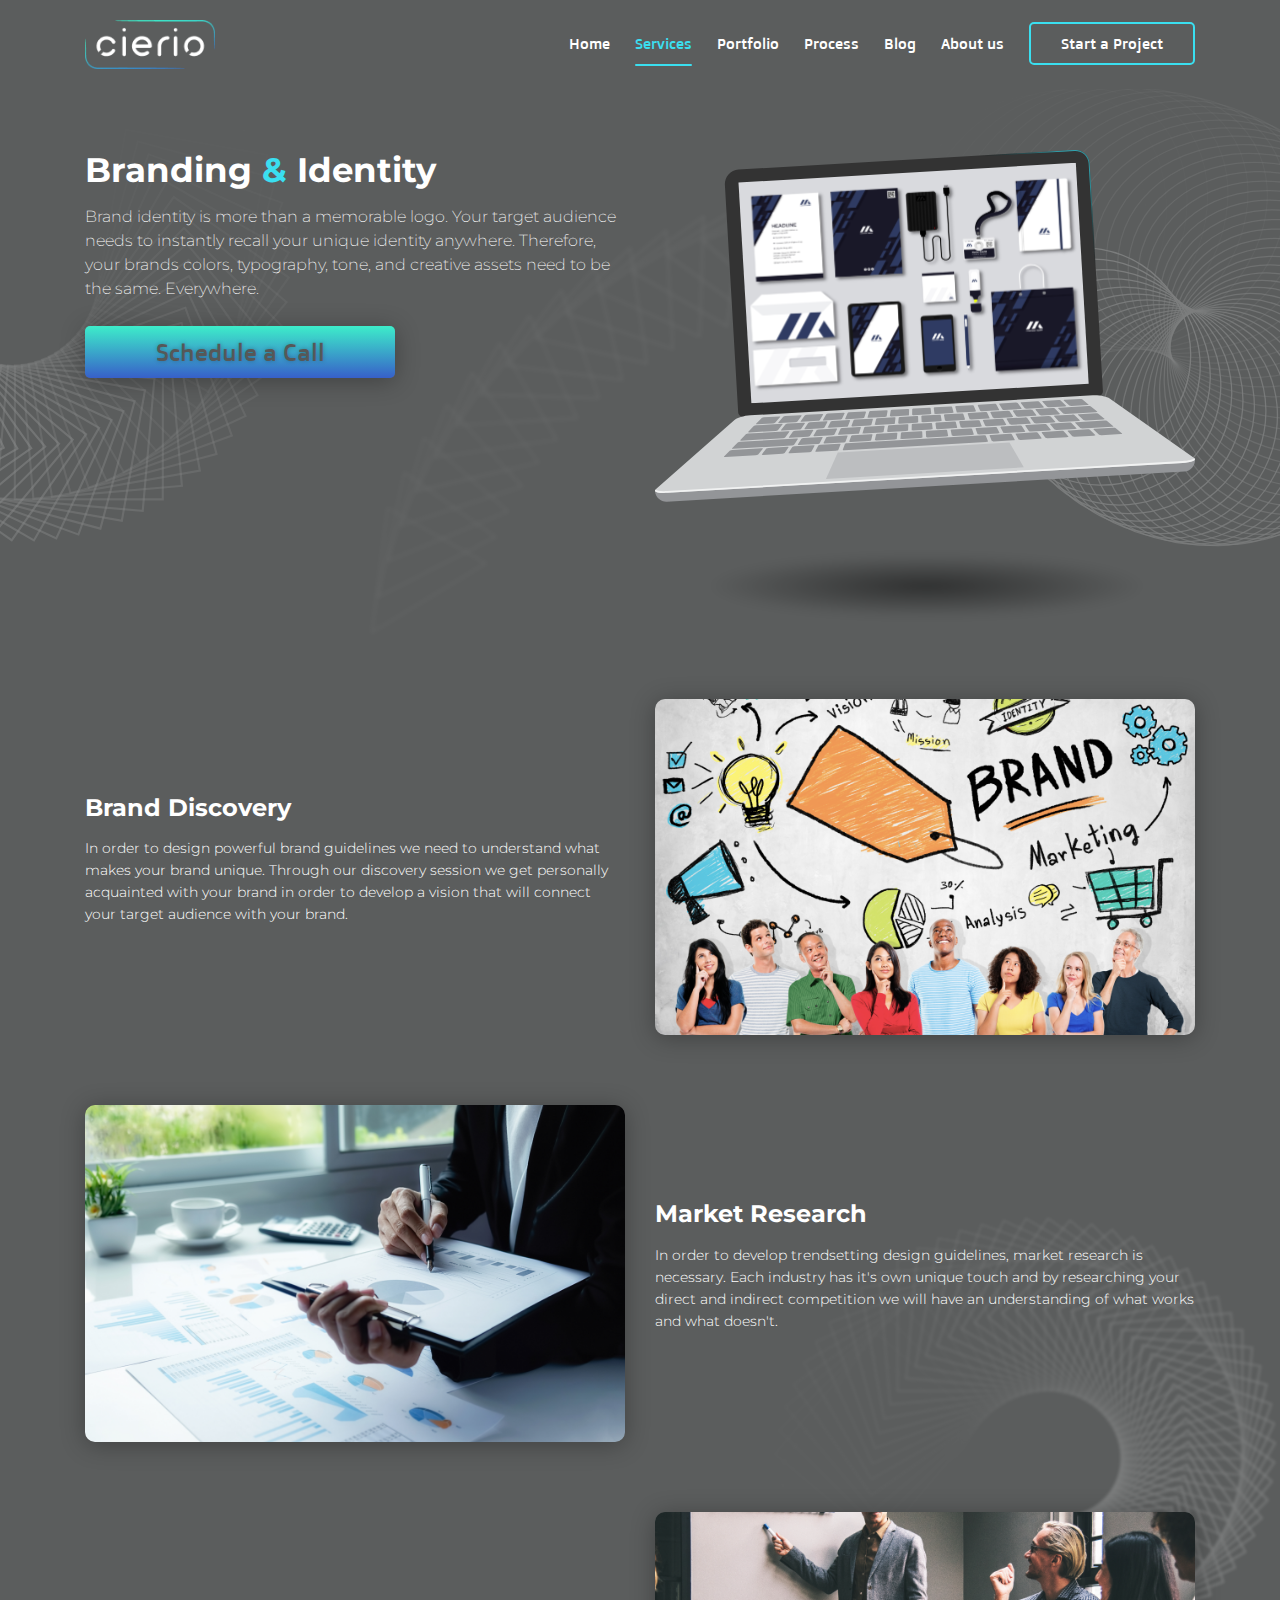
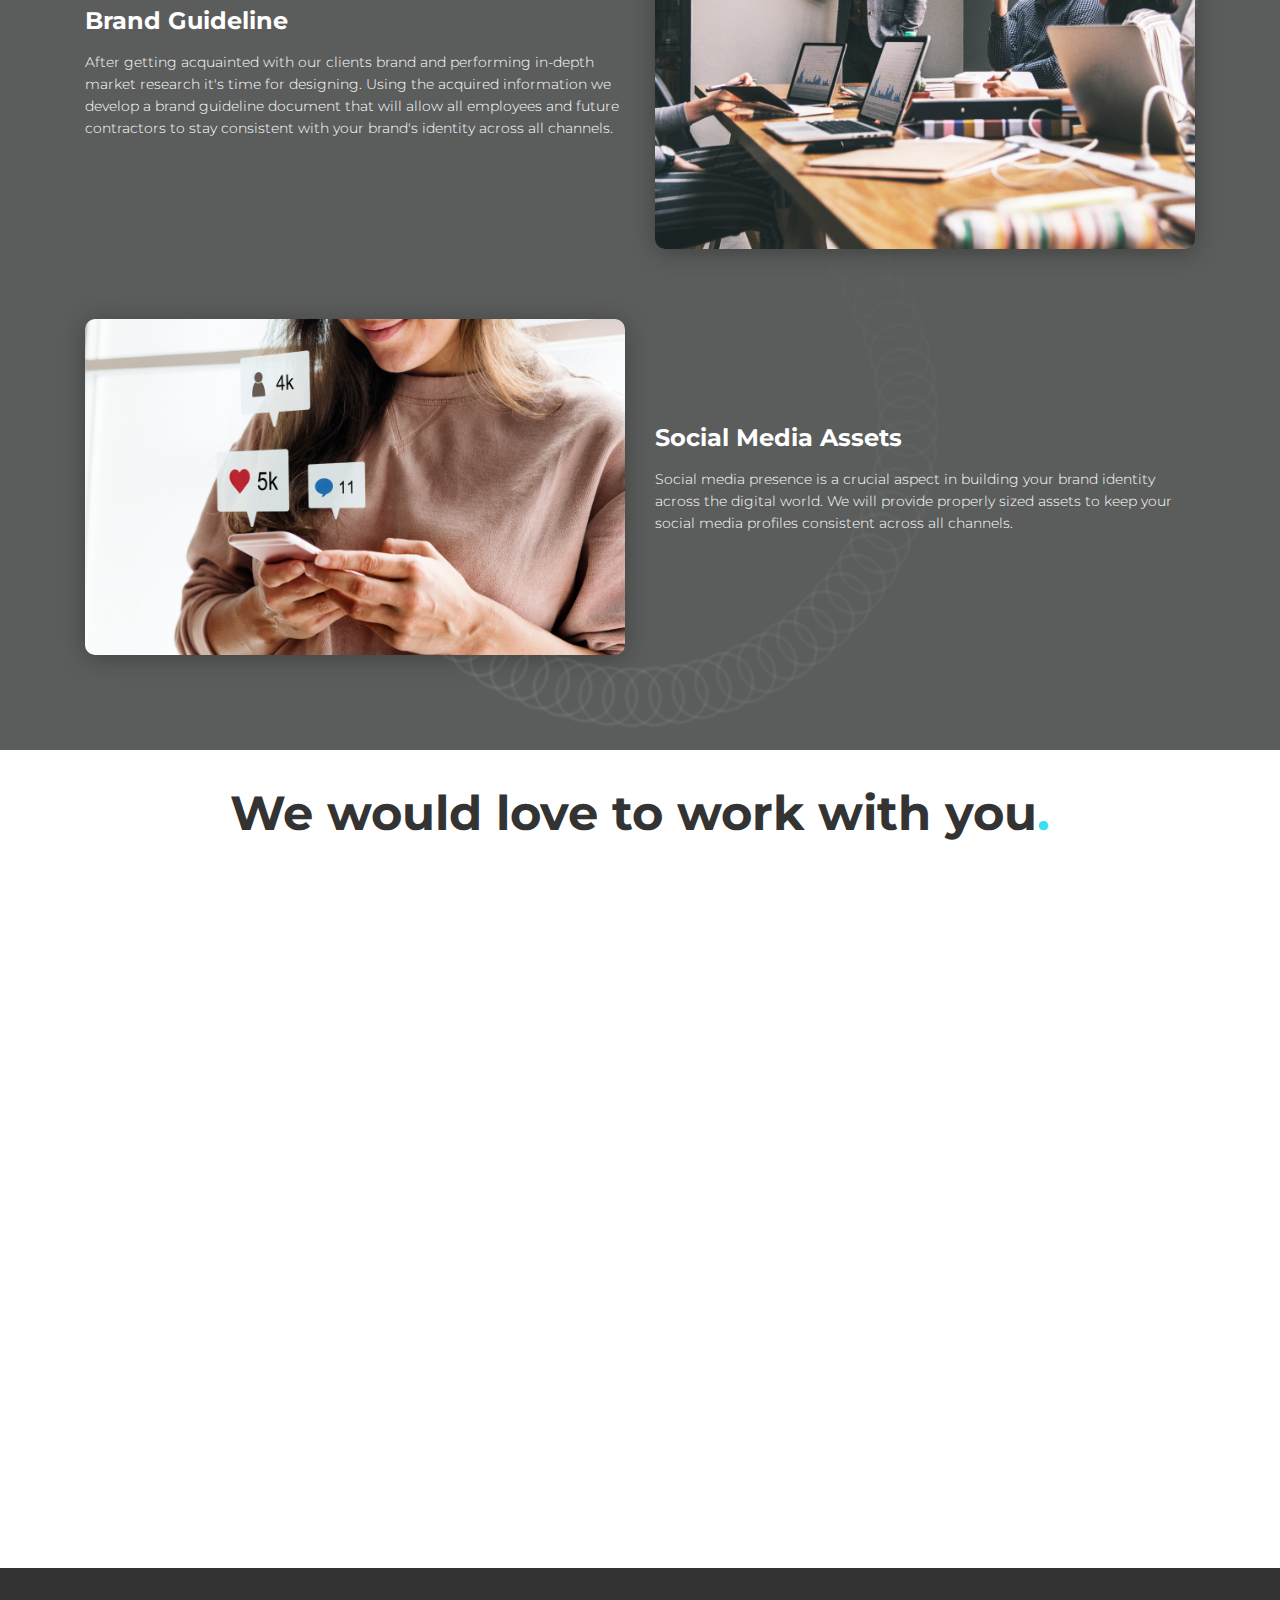
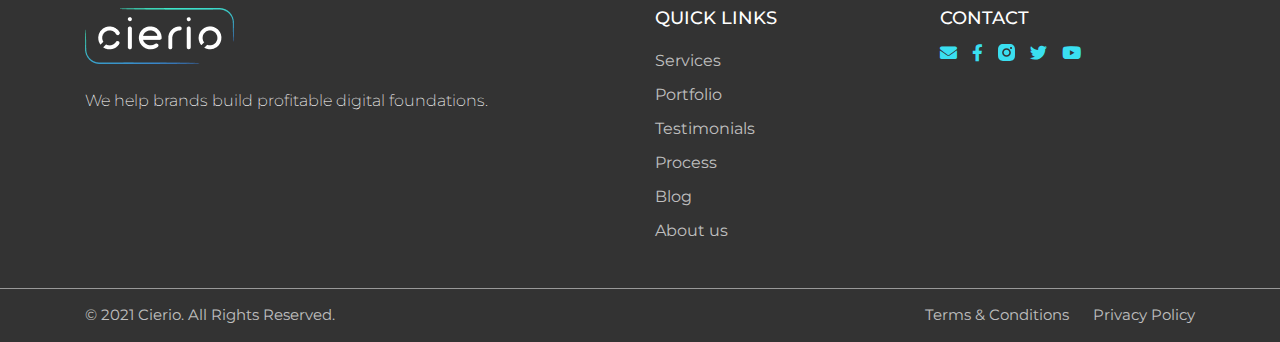
<file: branding-identity.html>
<!DOCTYPE html>
<html>

<head>
    <meta charset="utf-8">
    <meta name="viewport" content="width=device-width, initial-scale=1">
    <link rel="stylesheet" href="https://pro.fontawesome.com/releases/v5.10.0/css/all.css" />
    <link rel="stylesheet" type="text/css" href="css/font-awesome.min.css" />
    <link rel="stylesheet" type="text/css" href="css/slick.css" />
    <link rel="stylesheet" type="text/css" href="css/slick-theme.css" />
    <link rel="stylesheet" type="text/css" href="css/bootstrap.min.css" />
    <link rel="stylesheet" type="text/css" href="css/style.css" />
    <link rel="stylesheet" type="text/css" href="css/responsive.css" />
    <title>Branding Indentity | Cierio</title>
</head>

<body>

    <!-- Header -->
    <nav class="navbar navbar-expand-lg">
        <div class="container">
            <a class="navbar-brand" href="#"><img src="images/logo.png" alt="LOGO"></a>
            <button type="button" class="navbar-toggle collapsed" data-toggle="collapse" data-target="#navbarSupportedContent" aria-expanded="false" aria-controls="navbarSupportedContent" aria-expanded="false" aria-label="Toggle navigation">
                <span class="sr-only">Toggle navigation</span>
                <span class="icon-bar"></span>
                <span class="icon-bar"></span>
                <span class="icon-bar"></span>
            </button>
            <div class="navbar-collapse collapse" id="navbarSupportedContent">
                <ul class="navbar-nav mr-auto">
                    <li class="nav-item">
                        <a class="nav-link" href="./index.html">Home <span class="sr-only">(current)</span></a>
                    </li>

                    <li class="nav-item dropdown active">
                        <a class="nav-link dropdown-toggle" href="#" id="navbarDropdown" role="button" data-toggle="dropdown" aria-haspopup="true" aria-expanded="false">
                            Services
                        </a>
                        <ul class="dropdown-menu" aria-labelledby="navbarDropdown">
                            <li class="dropdown-item"><a href="./web-design-development.html">Website Development &
                                    Design</a></li>
                            <li class="dropdown-item"><a href="./branding-identity.html">Branding</a></li>
                            <li class="dropdown-item"><a href="./technical-seo.html">SEO</a></li>
                            <li class="dropdown-item"><a>Hosting (coming soon)</a></li>
                        </ul>
                    </li>
                    <li class="nav-item">
                        <a class="nav-link" href="./portfolio.html">Portfolio</a>
                    </li>
                    <li class="nav-item">
                        <a class="nav-link" href="./aboutus.html#process">Process</a>
                    </li>
                    <li class="nav-item">
                        <a class="nav-link" href="./blog.html">Blog</a>
                    </li>
                    <li class="nav-item">
                        <a class="nav-link" href="./aboutus.html">About us</a>
                    </li>
                    <li class="nav-item"><a href="./schedule-call.html" class="btn-probtn">Start a Project</a></li>
                </ul>
            </div>
        </div>
    </nav>
    <!-- End Header -->

    <!-- Web Banner -->
    <section class="inner-banner">
        <div class="container">
            <div class="row">
                <div class="col-md-6 col-sm-12">
                    <div class="inner-txt">
                        <h1>Branding <span>&</span> Identity</h1>
                        <p>Brand identity is more than a memorable logo. Your target audience needs to instantly recall your unique identity anywhere. Therefore, your brands colors, typography, tone, and creative assets need to be the same. Everywhere.</p>
                        <a href="./schedule-call.html" class="btn-main  d-none d-md-block">Schedule a Call</a>
                    </div>
                </div>
                <div class="col-md-6 col-sm-12">
                    <div class="in-banner-img">
                        <img src="images/identity-img.svg" alt="">
                    </div>
                </div>
            </div>
            <a href="./schedule-call.html" class="btn-main d-md-none">Schedule a Call</a>
        </div>

        <img src="images/banner-shap1.svg" class="banner-shap1" alt="">
        <img src="images/banner-shap2.svg" class="banner-shap2" alt="">
        <img src="images/banner-shap3.svg" class="banner-shap3" alt="">
    </section>
    <!-- End Web Banner -->

    <!-- Web Services -->
    <section class="web-service">
        <div class="container">
            <div class="web-row">
                <h2 class="d-md-none">Brand Discovery</h2>
                <div class="row">
                    <div class="col-md-6 col-sm-12" id="one">
                        <div class="web-txt-box">
                            <h2 class="d-none d-md-block">Brand Discovery</h2>
                            <p class="mt-4 mt-sm-4 mt-md-0">In order to design powerful brand guidelines we need to understand what makes your brand unique. Through our discovery session we get personally acquainted with your brand in order to develop a vision that will connect your
                                target audience with your brand. </p>
                        </div>
                    </div>
                    <div class="col-md-6 col-sm-12" id="two">
                        <div class="webser-img">
                            <img src="images/identity-img1.png" alt="">
                        </div>
                    </div>
                </div>
            </div>

            <div class="web-row">
                <h2 class="d-md-none">Market Research</h2>
                <div class="row">
                    <div class="col-md-6 col-sm-12">
                        <div class="webser-img">
                            <img src="images/identity-img2.png" alt="">
                        </div>
                    </div>
                    <div class="col-md-6 col-sm-12">
                        <div class="web-txt-box">
                            <h2 class="d-none d-md-block">Market Research</h2>
                            <p class="mt-4 mt-sm-4 mt-md-0">In order to develop trendsetting design guidelines, market research is necessary. Each industry has it's own unique touch and by researching your direct and indirect competition we will have an understanding of what works and
                                what doesn't. </p>
                        </div>
                    </div>
                </div>
            </div>

            <div class="web-row">
                <h2 class="d-md-none">Brand Guideline</h2>
                <div class="row">
                    <div class="col-md-6 col-sm-12" id="one">
                        <div class="web-txt-box">
                            <h2 class="d-none d-md-block">Brand Guideline</h2>
                            <p class="mt-4 mt-sm-4 mt-md-0">After getting acquainted with our clients brand and performing in-depth market research it's time for designing. Using the acquired information we develop a brand guideline document that will allow all employees and future
                                contractors to stay consistent with your brand's identity across all channels.</p>
                        </div>
                    </div>
                    <div class="col-md-6 col-sm-12" id="two">
                        <div class="webser-img">
                            <img src="images/identity-img3.png" alt="">
                        </div>
                    </div>
                </div>
            </div>

            <div class="web-row">
                <h2 class="d-md-none">Social Media Assets</h2>
                <div class="row">
                    <div class="col-md-6 col-sm-12">
                        <div class="webser-img">
                            <img src="images/identity-img4.png" alt="">
                        </div>
                    </div>
                    <div class="col-md-6 col-sm-12">
                        <div class="web-txt-box">
                            <h2 class="d-none d-md-block">Social Media Assets</h2>
                            <p class="mt-4 mt-sm-4 mt-md-0">Social media presence is a crucial aspect in building your brand identity across the digital world. We will provide properly sized assets to keep your social media profiles consistent across all channels.</p>
                        </div>
                    </div>
                </div>
            </div>
        </div>

        <img src="images/project-shap2.svg" class="project-shp2" alt="">
        <img src="images/test-shap1.svg" class="test-shp1" alt="">
    </section>
    <!-- End Web Services -->

    <!-- Schedule call -->
    <section class="schedule-call-wrp">
        <div class="container">
            <h3>We would love to work with you<span>.</span></h3>

            <div class="inner-calrow">
                <!-- Calendly inline widget begin -->
                <div class="calendly-inline-widget" data-url="https://calendly.com/cierio-web-design/20-min-demo" style="min-width:320px;height:660px;"></div>
                <script type="text/javascript" src="https://assets.calendly.com/assets/external/widget.js" async></script>
                <!-- Calendly inline widget end -->
            </div>
        </div>
    </section>
    <!-- End Schedule call -->

    <!-- Footer -->
    <footer>
        <div class="container">
            <div class="row">
                <div class="col-md-6 col-sm-12 col-12">
                    <div class="foot-abt">
                        <img src="images/logo.png" alt="">
                        <p>We help brands build profitable digital foundations.</p>
                    </div>
                </div>
                <div class="col-md-3 col-sm-6 col-xs-6 col-6">
                    <div class="foot-links">
                        <h4>QUICK LINKS</h4>

                        <ul>
                            <li><a href="./web-design-development.html">Services</a></li>
                            <li><a href="./portfolio.html">Portfolio</a></li>
                            <li><a href="./index.html#testimonials">Testimonials</a></li>
                            <li><a href="./aboutus.html#process">Process</a></li>
                            <li><a href="./blog.html">Blog</a></li>
                            <li><a href="./aboutus.html">About us</a></li>
                        </ul>
                    </div>
                </div>
                <div class="col-md-3 col-sm-6 col-xs-6 col-6">
                    <div class="foot-links">
                        <h4 class="text-md-left text-right">CONTACT</h4>
                        <div class="social-bx">
                            <a href="javascript:void(0);" data-toggle="modal" data-target="#mailpopup"><i
                                    class="fas fa-envelope"></i></a>
                            <a href="#"><i class="fab fa-facebook-f"></i></a>
                            <a href="#">
                                <svg width="17" height="17" viewBox="0 0 22 22" fill="none" xmlns="http://www.w3.org/2000/svg">
                                    <path
                                        d="M10.997 7.33177C8.97722 7.33177 7.32888 8.98013 7.32888 11C7.32888 13.0199 8.97722 14.6682 10.997 14.6682C13.0169 14.6682 14.6652 13.0199 14.6652 11C14.6652 8.98013 13.0169 7.33177 10.997 7.33177ZM21.9988 11C21.9988 9.48097 22.0125 7.97571 21.9272 6.45943C21.8419 4.69824 21.4402 3.13519 20.1523 1.84732C18.8617 0.556694 17.3014 0.157674 15.5403 0.0723668C14.0213 -0.0129408 12.516 0.000818524 10.9998 0.000818524C9.4808 0.000818524 7.97556 -0.0129408 6.45931 0.0723668C4.69815 0.157674 3.13513 0.559446 1.84728 1.84732C0.556684 3.13794 0.157672 4.69824 0.0723655 6.45943C-0.0129406 7.97846 0.000818509 9.48373 0.000818509 11C0.000818509 12.5163 -0.0129406 14.0243 0.0723655 15.5406C0.157672 17.3018 0.559436 18.8648 1.84728 20.1527C3.13788 21.4433 4.69815 21.8423 6.45931 21.9276C7.97831 22.0129 9.48355 21.9992 10.9998 21.9992C12.5188 21.9992 14.024 22.0129 15.5403 21.9276C17.3014 21.8423 18.8645 21.4406 20.1523 20.1527C21.4429 18.8621 21.8419 17.3018 21.9272 15.5406C22.0153 14.0243 21.9988 12.519 21.9988 11ZM10.997 16.6441C7.87374 16.6441 5.35309 14.1234 5.35309 11C5.35309 7.87664 7.87374 5.35594 10.997 5.35594C14.1203 5.35594 16.641 7.87664 16.641 11C16.641 14.1234 14.1203 16.6441 10.997 16.6441ZM16.8722 6.44292C16.1429 6.44292 15.554 5.85402 15.554 5.12478C15.554 4.39554 16.1429 3.80664 16.8722 3.80664C17.6014 3.80664 18.1903 4.39554 18.1903 5.12478C18.1905 5.29794 18.1565 5.46945 18.0904 5.62947C18.0242 5.78949 17.9271 5.93489 17.8047 6.05733C17.6822 6.17978 17.5369 6.27686 17.3768 6.34303C17.2168 6.40919 17.0453 6.44314 16.8722 6.44292Z"
                                        fill="#3ADFF0" />
                                </svg>
                            </a>
                            <a href="#"><i class="fab fa-twitter"></i></a>
                            <a href="#"><i class="fab fa-youtube"></i></a>
                        </div>
                    </div>
                </div>
            </div>
        </div>
    </footer>
    <div class="copyright">
        <div class="container">
            <div class="row">
                <div class="col-md-5 col-sm-5" id="one">
                    <p>© 2021 Cierio. All Rights Reserved.</p>
                </div>
                <div class="col-md-7 col-sm-7" id="two">
                    <div class="term-co">
                        <ul>
                            <li><a href="javascript:void(0);" data-toggle="modal" data-target="#termsandconditions">Terms & Conditions</a></li>
                            <li><a href="javascript:void(0);" data-toggle="modal" data-target="#privacypolicy">Privacy Policy</a></li>
                        </ul>
                    </div>
                </div>
            </div>
        </div>
    </div>
    <!-- End Footer -->

    <!-- Mail Popup -->
    <div id="mailpopup" class="modal fade" role="dialog">
        <div class="modal-dialog">
            <div class="modal-content">
                <button type="button" class="close" data-dismiss="modal"><i class="fal fa-times"></i></button>

                <div class="mail-box">
                    <h2>Have a general inquiry <span>?</span></h2>

                    <form>
                        <div class="form-group">
                            <input type="text" name="" placeholder="Name" class="form-control">
                        </div>
                        <div class="form-group">
                            <input type="text" name="" placeholder="Email" class="form-control">
                        </div>
                        <div class="form-group">
                            <textarea class="form-control" rows="5" placeholder="Message"></textarea>
                        </div>
                        <button class="btn-main">Send</button>
                    </form>
                </div>
            </div>
        </div>
    </div>
    <!-- End Mail Popup -->

    <!-- Terms & Conditions Popup -->
    <div id="termsandconditions" class="modal fade" role="dialog">
        <div class="modal-dialog">
            <div class="modal-content">
                <button type="button" class="close" data-dismiss="modal"><i class="fal fa-times"></i></button>

                <div class="mail-box">

                </div>
            </div>
        </div>
    </div>
    <!-- End Terms & Conditions Popup -->

    <!-- Privacy Policy Popup -->
    <div id="privacypolicy" class="modal fade" role="dialog">
        <div class="modal-dialog">
            <div class="modal-content">
                <button type="button" class="close" data-dismiss="modal"><i class="fal fa-times"></i></button>

                <div class="mail-box">

                </div>
            </div>
        </div>
    </div>
    <!-- End Privacy Policy Popup -->

    <script type="text/javascript" src="js/jquery.min.js"></script>
    <script type="text/javascript" src="js/bootstrap.min.js"></script>
    <script type="text/javascript" src="js/slick.min.js"></script>
    <script type="text/javascript" src="js/smooth.js"></script>
    <script type="text/javascript" src="js/app.js"></script>
    <script type="text/javascript">
    </script>
</body>

</html>
</file>
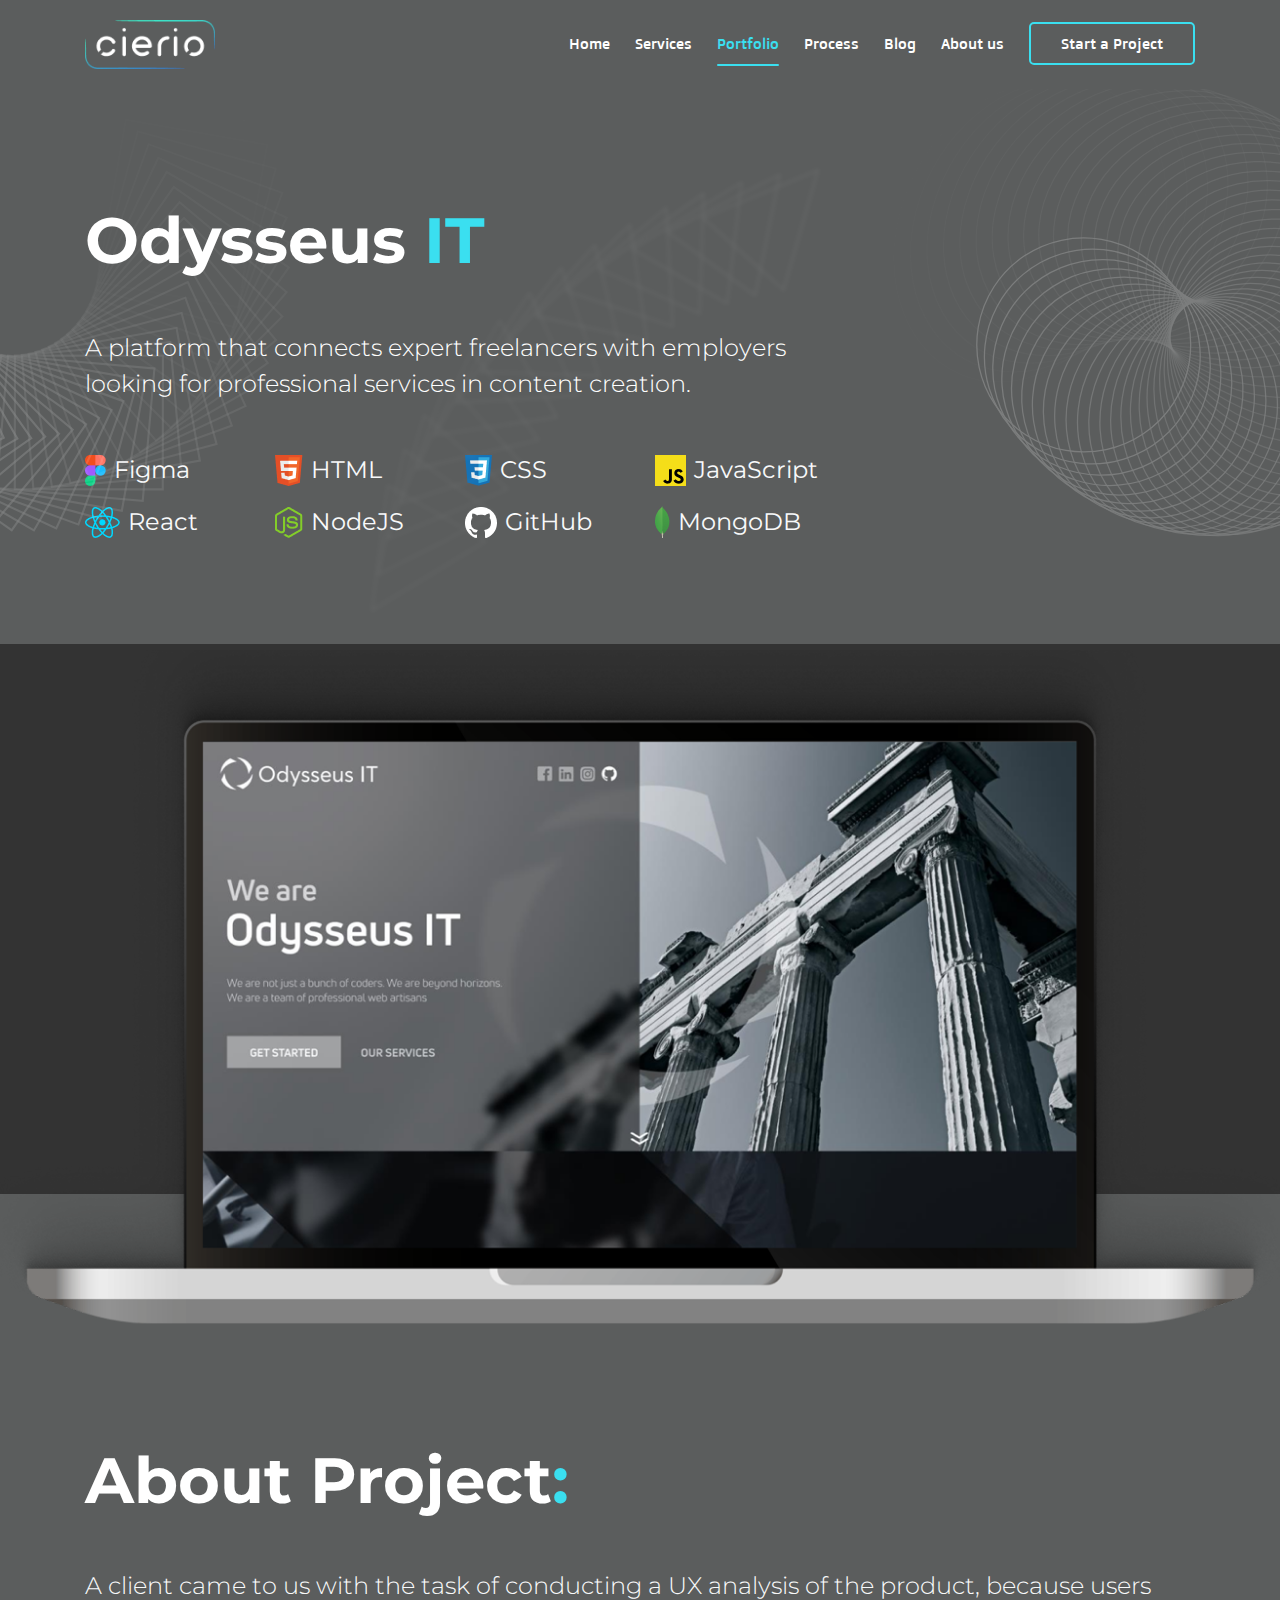
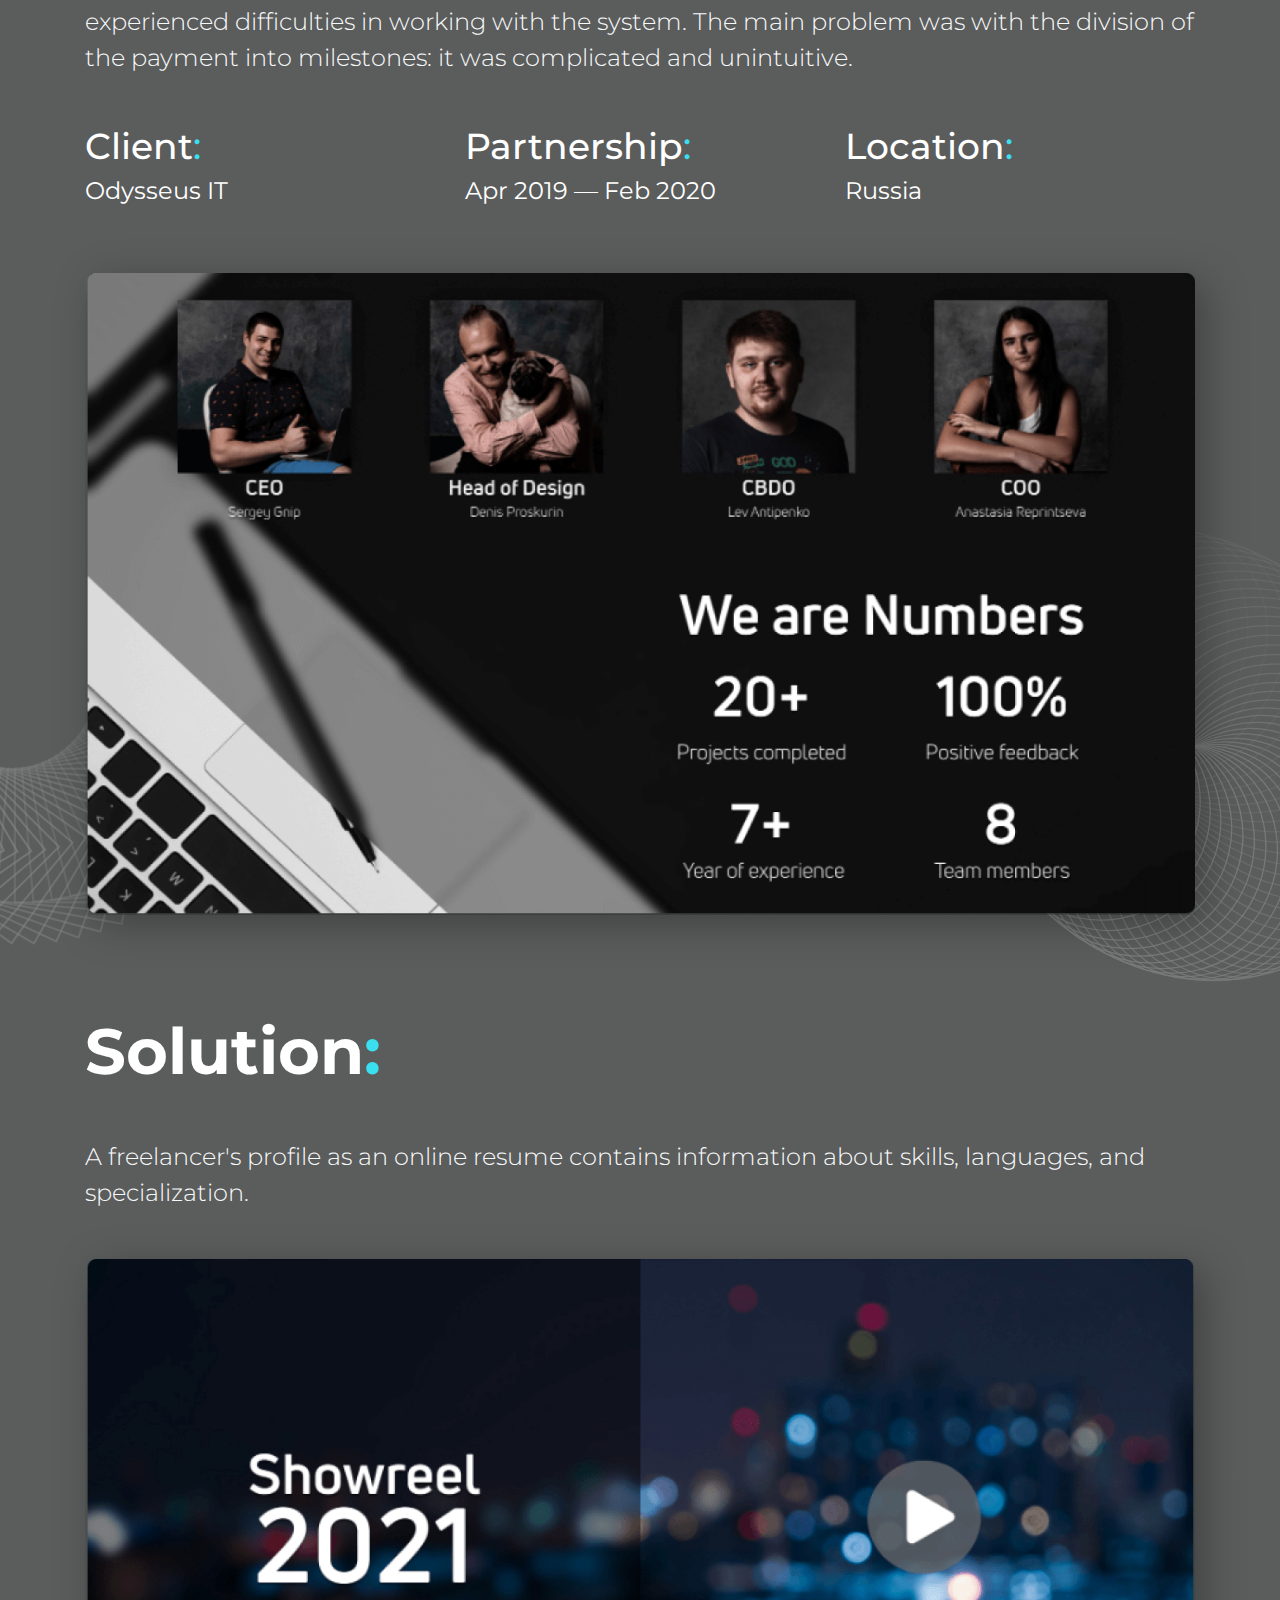
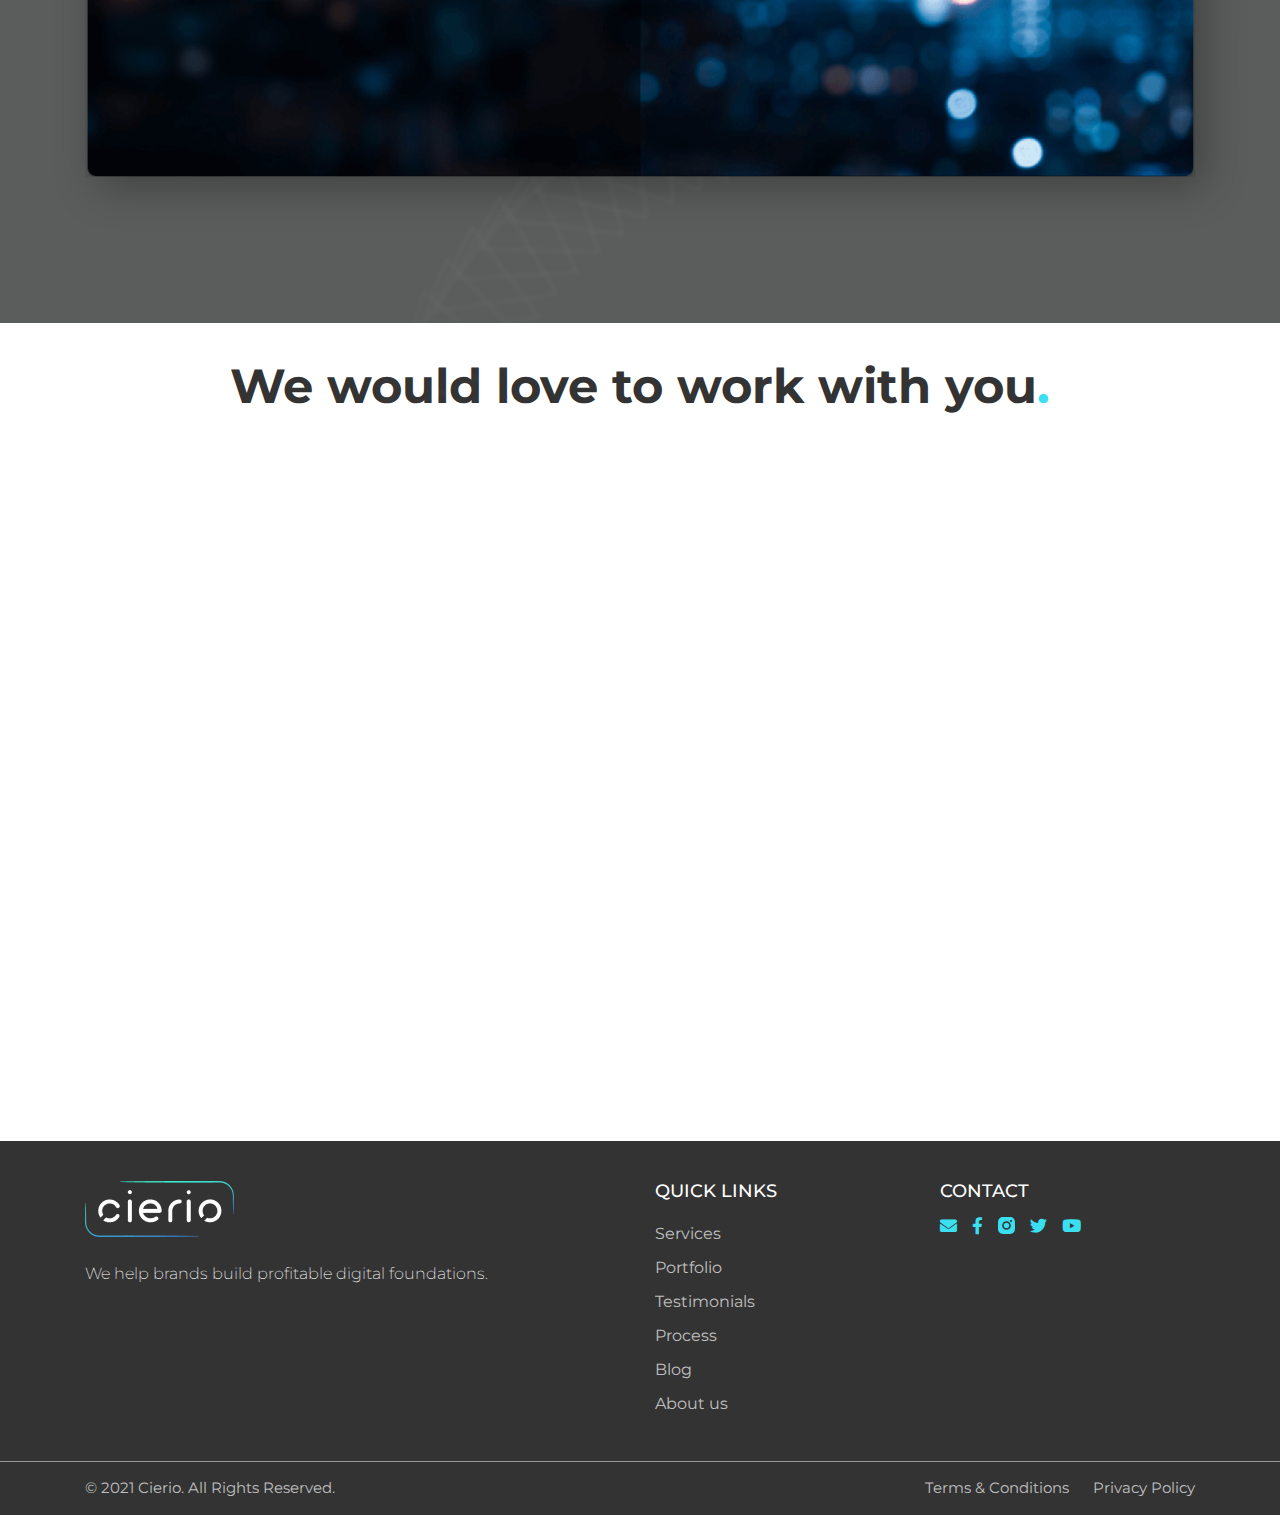
<file: portfolio-page.html>
<!DOCTYPE html>
<html>

<head>
    <meta charset="utf-8">
    <meta name="viewport" content="width=device-width, initial-scale=1">
    <link rel="stylesheet" href="https://pro.fontawesome.com/releases/v5.10.0/css/all.css" />
    <link rel="stylesheet" type="text/css" href="css/font-awesome.min.css" />
    <link rel="stylesheet" type="text/css" href="css/slick.css" />
    <link rel="stylesheet" type="text/css" href="css/slick-theme.css" />
    <link rel="stylesheet" type="text/css" href="css/bootstrap.min.css" />
    <link rel="stylesheet" type="text/css" href="css/style.css" />
    <link rel="stylesheet" type="text/css" href="css/responsive.css" />
    <title>Portfolio | Cierio</title>
</head>

<body>

    <!--Header -->
    <nav class="navbar navbar-expand-lg">
        <div class="container">
            <a class="navbar-brand" href="#"><img src="images/logo.png" alt="LOGO"></a>
            <button type="button" class="navbar-toggle collapsed" data-toggle="collapse" data-target="#navbarSupportedContent" aria-expanded="false" aria-controls="navbarSupportedContent" aria-expanded="false" aria-label="Toggle navigation">
                <span class="sr-only">Toggle navigation</span>
                <span class="icon-bar"></span>
                <span class="icon-bar"></span>
                <span class="icon-bar"></span>
            </button>
            <div class="navbar-collapse collapse" id="navbarSupportedContent">
                <ul class="navbar-nav mr-auto">
                    <li class="nav-item">
                        <a class="nav-link" href="./index">Home <span class="sr-only">(current)</span></a>
                    </li>

                    <li class="nav-item dropdown">
                        <a class="nav-link dropdown-toggle" href="#" id="navbarDropdown" role="button" data-toggle="dropdown" aria-haspopup="true" aria-expanded="false">
                            Services
                        </a>
                        <ul class="dropdown-menu" aria-labelledby="navbarDropdown">
                            <li class="dropdown-item"><a href="./web-design-development.html">Website Development &
                                    Design</a></li>
                            <li class="dropdown-item"><a href="./branding-identity.html">Branding</a></li>
                            <li class="dropdown-item"><a href="./technical-seo.html">SEO</a></li>
                            <li class="dropdown-item"><a>Hosting (coming soon)</a></li>
                        </ul>
                    </li>
                    <li class="nav-item active">
                        <a class="nav-link" href="./portfolio.html">Portfolio</a>
                    </li>
                    <li class="nav-item">
                        <a class="nav-link" href="./aboutus.html#process">Process</a>
                    </li>
                    <li class="nav-item">
                        <a class="nav-link" href="./blog.html">Blog</a>
                    </li>
                    <li class="nav-item">
                        <a class="nav-link" href="./aboutus.html">About us</a>
                    </li>
                    <li class="nav-item"><a href="./schedule-call.html" class="btn-probtn">Start a Project</a></li>
                </ul>
            </div>
        </div>
    </nav>
    <!-- End Header -->

    <!-- Portfolio Banner -->
    <section class="inner-banner">
        <div class="portfolio-page">
            <div class="container">
                <h1>Odysseus <span>IT</span></h1>
                <p>A platform that connects expert freelancers with employers looking for professional services in content creation.</p>
                <div class="row justify-content-between justify-content-sm-between justify-content-md-start mb-5">
                    <div class="col-md-2 col-1 d-flex align-items-center mb-3">
                        <img class="img-responsive" src="images/figma.png" alt="Figma">
                        <span class="ml-2 text-light d-none d-sm-none d-md-block">Figma</span>
                    </div>
                    <div class="col-md-2 col-1 d-flex align-items-center mb-3">
                        <img class="img-responsive" src="images/html.png" alt="HTML">
                        <span class="ml-2 text-light d-none d-sm-none d-md-block">
                            HTML</span>
                    </div>
                    <div class="col-md-2 col-1 d-flex align-items-center mb-3">
                        <img class="img-responsive" src="images/css.png" alt="CSS">
                        <span class="ml-2 text-light d-none d-sm-none d-md-block">CSS</span>
                    </div>
                    <div class="col-md-2 col-1 d-flex align-items-center mb-3">
                        <img class="img-responsive" src="images/javascript.png" alt="JavaScript">
                        <span class="ml-2 text-light d-none d-sm-none d-md-block">
                            JavaScript</span>
                    </div>
                    <div class="w-100 d-none d-sm-none d-md-block"></div>
                    <div class="col-md-2 col-1 d-flex align-items-center mb-3">
                        <img class="img-responsive" src="images/react.png" alt="React">
                        <span class="ml-2 text-light d-none d-sm-none d-md-block">React</span>
                    </div>
                    <div class="col-md-2 col-1 d-flex align-items-center mb-3">
                        <img class="img-responsive" src="images/nodejs.png" alt="NodeJS">
                        <span class="ml-2 text-light d-none d-sm-none d-md-block">NodeJS</span>
                    </div>
                    <div class="col-md-2 col-1 d-flex align-items-center mb-3">
                        <img class="img-responsive" src="images/github.png" alt="GitHub">
                        <span class="ml-2 text-light d-none d-sm-none d-md-block">GitHub</span>
                    </div>
                    <div class="col-md-2 col-1 d-flex align-items-center mb-3">
                        <img class="img-responsive" src="images/mongodb.png" alt="MongoDB">
                        <span class="ml-2 text-light d-none d-sm-none d-md-block">MongoDB</span>
                    </div>
                </div>
            </div>
        </div>
        <img src="images/banner-shap1.svg" class="banner-shap1" alt="">
        <img src="images/banner-shap2.svg" class="banner-shap2" alt="">
        <img src="images/banner-shap3.svg" class="banner-shap3" alt="">
    </section>
    <!-- End Portfolio Banner -->

    <!-- Banner Image -->
    <section class="project-banner d-flex align-items-center justify-content-center">
        <img class="img-fluid" src="images/project-banner-img.png">
    </section>
    <!-- End Banner Image -->
    <!-- About Portfolio -->
    <section class="project-details position-relative mb-5">
        <div class="container pt-0 pt-lg-5">
            <h2 class="m-0 mt-lg-5">About Project<span>:</span></h2>
            <p class="mt-3 mt-lg-5 text-light mb-5">A client came to us with the task of conducting a UX analysis of the product, because users experienced difficulties in working with the system. The main problem was with the division of the payment into milestones: it was complicated and
                unintuitive.
            </p>
            <div class="project-info mb-5">
                <div class=row>
                    <div class="col-md-4 col-sm-6 col-6" id="one">
                        <h3 class="info-header">Client<span>:</span></h3>
                        <p class="info-text">Odysseus IT</p>
                    </div>
                    <div class="col-md-4 col-sm-12 col-12" id="two">
                        <h3 class="info-header">Partnership<span>:</span></h3>
                        <p class="info-text">Apr 2019 — Feb 2020</p>
                    </div>
                    <div class="col-md-4 col-sm-6 col-6" id="one">
                        <h3 class="info-header">Location<span>:</span></h3>
                        <p class="info-text">Russia</p>
                    </div>
                </div>
            </div>
            <img class="img-fluid mb-5" src="images/project-numbers.png">
            <h2 class="m-0 mb-5 pt-5">Solution<span>:</span></h2>
            <p class="mt-3 mt-lg-5 text-light mb-5">A freelancer's profile as an online resume contains information about skills, languages, and specialization.</p>
            <img class="img-fluid mb-5" src="images/project-video.png">
        </div>
        <img src="images/banner-shap1.svg" class="banner-shap1" alt="">
        <img src="images/banner-shap2.svg" class="banner-shap2" alt="">
        <img src="images/banner-shap3.svg" class="banner-shap3" alt="">
    </section>
    <!-- End About Portfolio -->

    <!-- Schedule call -->
    <section class="schedule-call-wrp">
        <div class="container">
            <h3>We would love to work with you<span>.</span></h3>
            <div class="inner-calrow">
                <!-- Calendly inline widget begin -->
                <div class="calendly-inline-widget" data-url="https://calendly.com/cierio-web-design/20-min-demo" style="min-width:320px;height:660px;"></div>
                <script type="text/javascript" src="https://assets.calendly.com/assets/external/widget.js" async></script>
                <!-- Calendly inline widget end -->
            </div>
        </div>
    </section>
    <!-- End Schedule call -->

    <!-- Footer -->
    <footer>
        <div class="container">
            <div class="row">
                <div class="col-md-6 col-sm-12 col-12">
                    <div class="foot-abt">
                        <img src="images/logo.png" alt="">
                        <p>We help brands build profitable digital foundations.</p>
                    </div>
                </div>
                <div class="col-md-3 col-sm-6 col-xs-6 col-6">
                    <div class="foot-links">
                        <h4>QUICK LINKS</h4>

                        <ul>
                            <li><a href="./web-design-development.html">Services</a></li>
                            <li><a href="./portfolio.html">Portfolio</a></li>
                            <li><a href="./index.html#testimonials">Testimonials</a></li>
                            <li><a href="./aboutus.html#process">Process</a></li>
                            <li><a href="./blog.html">Blog</a></li>
                            <li><a href="./aboutus.html">About us</a></li>
                        </ul>
                    </div>
                </div>
                <div class="col-md-3 col-sm-6 col-xs-6 col-6">
                    <div class="foot-links">
                        <h4 class="text-md-left text-right">CONTACT</h4>
                        <div class="social-bx">
                            <a href="javascript:void(0);" data-toggle="modal" data-target="#mailpopup"><i
                                    class="fas fa-envelope"></i></a>
                            <a href="#"><i class="fab fa-facebook-f"></i></a>
                            <a href="#">
                                <svg width="17" height="17" viewBox="0 0 22 22" fill="none" xmlns="http://www.w3.org/2000/svg">
                                    <path
                                        d="M10.997 7.33177C8.97722 7.33177 7.32888 8.98013 7.32888 11C7.32888 13.0199 8.97722 14.6682 10.997 14.6682C13.0169 14.6682 14.6652 13.0199 14.6652 11C14.6652 8.98013 13.0169 7.33177 10.997 7.33177ZM21.9988 11C21.9988 9.48097 22.0125 7.97571 21.9272 6.45943C21.8419 4.69824 21.4402 3.13519 20.1523 1.84732C18.8617 0.556694 17.3014 0.157674 15.5403 0.0723668C14.0213 -0.0129408 12.516 0.000818524 10.9998 0.000818524C9.4808 0.000818524 7.97556 -0.0129408 6.45931 0.0723668C4.69815 0.157674 3.13513 0.559446 1.84728 1.84732C0.556684 3.13794 0.157672 4.69824 0.0723655 6.45943C-0.0129406 7.97846 0.000818509 9.48373 0.000818509 11C0.000818509 12.5163 -0.0129406 14.0243 0.0723655 15.5406C0.157672 17.3018 0.559436 18.8648 1.84728 20.1527C3.13788 21.4433 4.69815 21.8423 6.45931 21.9276C7.97831 22.0129 9.48355 21.9992 10.9998 21.9992C12.5188 21.9992 14.024 22.0129 15.5403 21.9276C17.3014 21.8423 18.8645 21.4406 20.1523 20.1527C21.4429 18.8621 21.8419 17.3018 21.9272 15.5406C22.0153 14.0243 21.9988 12.519 21.9988 11ZM10.997 16.6441C7.87374 16.6441 5.35309 14.1234 5.35309 11C5.35309 7.87664 7.87374 5.35594 10.997 5.35594C14.1203 5.35594 16.641 7.87664 16.641 11C16.641 14.1234 14.1203 16.6441 10.997 16.6441ZM16.8722 6.44292C16.1429 6.44292 15.554 5.85402 15.554 5.12478C15.554 4.39554 16.1429 3.80664 16.8722 3.80664C17.6014 3.80664 18.1903 4.39554 18.1903 5.12478C18.1905 5.29794 18.1565 5.46945 18.0904 5.62947C18.0242 5.78949 17.9271 5.93489 17.8047 6.05733C17.6822 6.17978 17.5369 6.27686 17.3768 6.34303C17.2168 6.40919 17.0453 6.44314 16.8722 6.44292Z"
                                        fill="#3ADFF0" />
                                </svg>
                            </a>
                            <a href="#"><i class="fab fa-twitter"></i></a>
                            <a href="#"><i class="fab fa-youtube"></i></a>
                        </div>
                    </div>
                </div>
            </div>
        </div>
    </footer>
    <div class="copyright">
        <div class="container">
            <div class="row">
                <div class="col-md-5 col-sm-5" id="one">
                    <p>© 2021 Cierio. All Rights Reserved.</p>
                </div>
                <div class="col-md-7 col-sm-7" id="two">
                    <div class="term-co">
                        <ul>
                            <li><a href="javascript:void(0);" data-toggle="modal" data-target="#termsandconditions">Terms & Conditions</a></li>
                            <li><a href="javascript:void(0);" data-toggle="modal" data-target="#privacypolicy">Privacy Policy</a></li>
                        </ul>
                    </div>
                </div>
            </div>
        </div>
    </div>
    <!-- End Footer -->

    <!-- Mail Popup -->
    <div id="mailpopup" class="modal fade" role="dialog">
        <div class="modal-dialog">
            <div class="modal-content">
                <button type="button" class="close" data-dismiss="modal"><i class="fal fa-times"></i></button>

                <div class="mail-box">
                    <h2>Have a general inquiry <span>?</span></h2>

                    <form>
                        <div class="form-group">
                            <input type="text" name="" placeholder="Name" class="form-control">
                        </div>
                        <div class="form-group">
                            <input type="text" name="" placeholder="Email" class="form-control">
                        </div>
                        <div class="form-group">
                            <textarea class="form-control" rows="5" placeholder="Message"></textarea>
                        </div>
                        <button class="btn-main">Send</button>
                    </form>
                </div>
            </div>
        </div>
    </div>
    <!-- End Mail Popup -->

    <!-- Terms & Conditions Popup -->
    <div id="termsandconditions" class="modal fade" role="dialog">
        <div class="modal-dialog">
            <div class="modal-content">
                <button type="button" class="close" data-dismiss="modal"><i class="fal fa-times"></i></button>

                <div class="mail-box">

                </div>
            </div>
        </div>
    </div>
    <!-- End Terms & Conditions Popup -->

    <!-- Privacy Policy Popup -->
    <div id="privacypolicy" class="modal fade" role="dialog">
        <div class="modal-dialog">
            <div class="modal-content">
                <button type="button" class="close" data-dismiss="modal"><i class="fal fa-times"></i></button>

                <div class="mail-box">

                </div>
            </div>
        </div>
    </div>
    <!-- End Privacy Policy Popup -->

    <script type="text/javascript" src="js/jquery.min.js"></script>
    <script type="text/javascript" src="js/bootstrap.min.js"></script>
    <script type="text/javascript" src="js/slick.min.js"></script>
    <script type="text/javascript" src="js/smooth.js"></script>
    <script type="text/javascript" src="js/app.js"></script>
    <script type="text/javascript">
    </script>
</body>

</html>
</file>
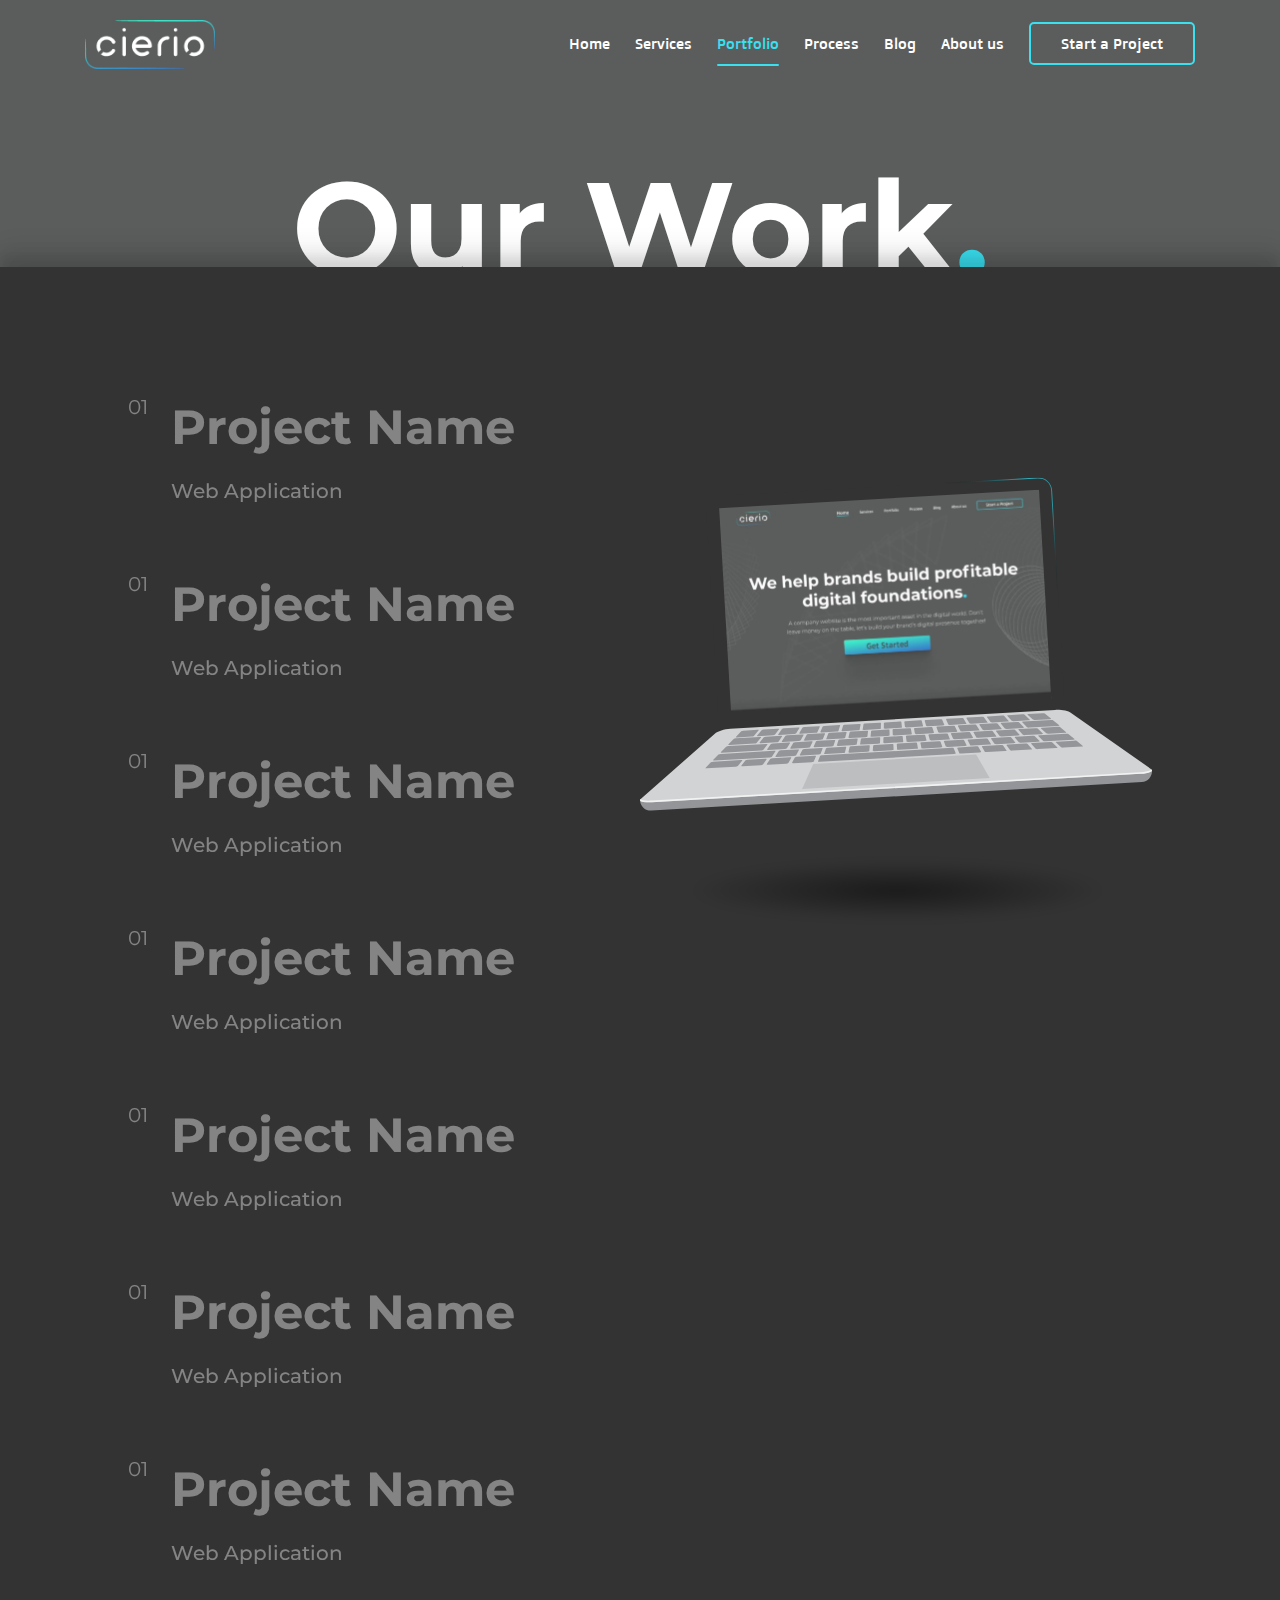
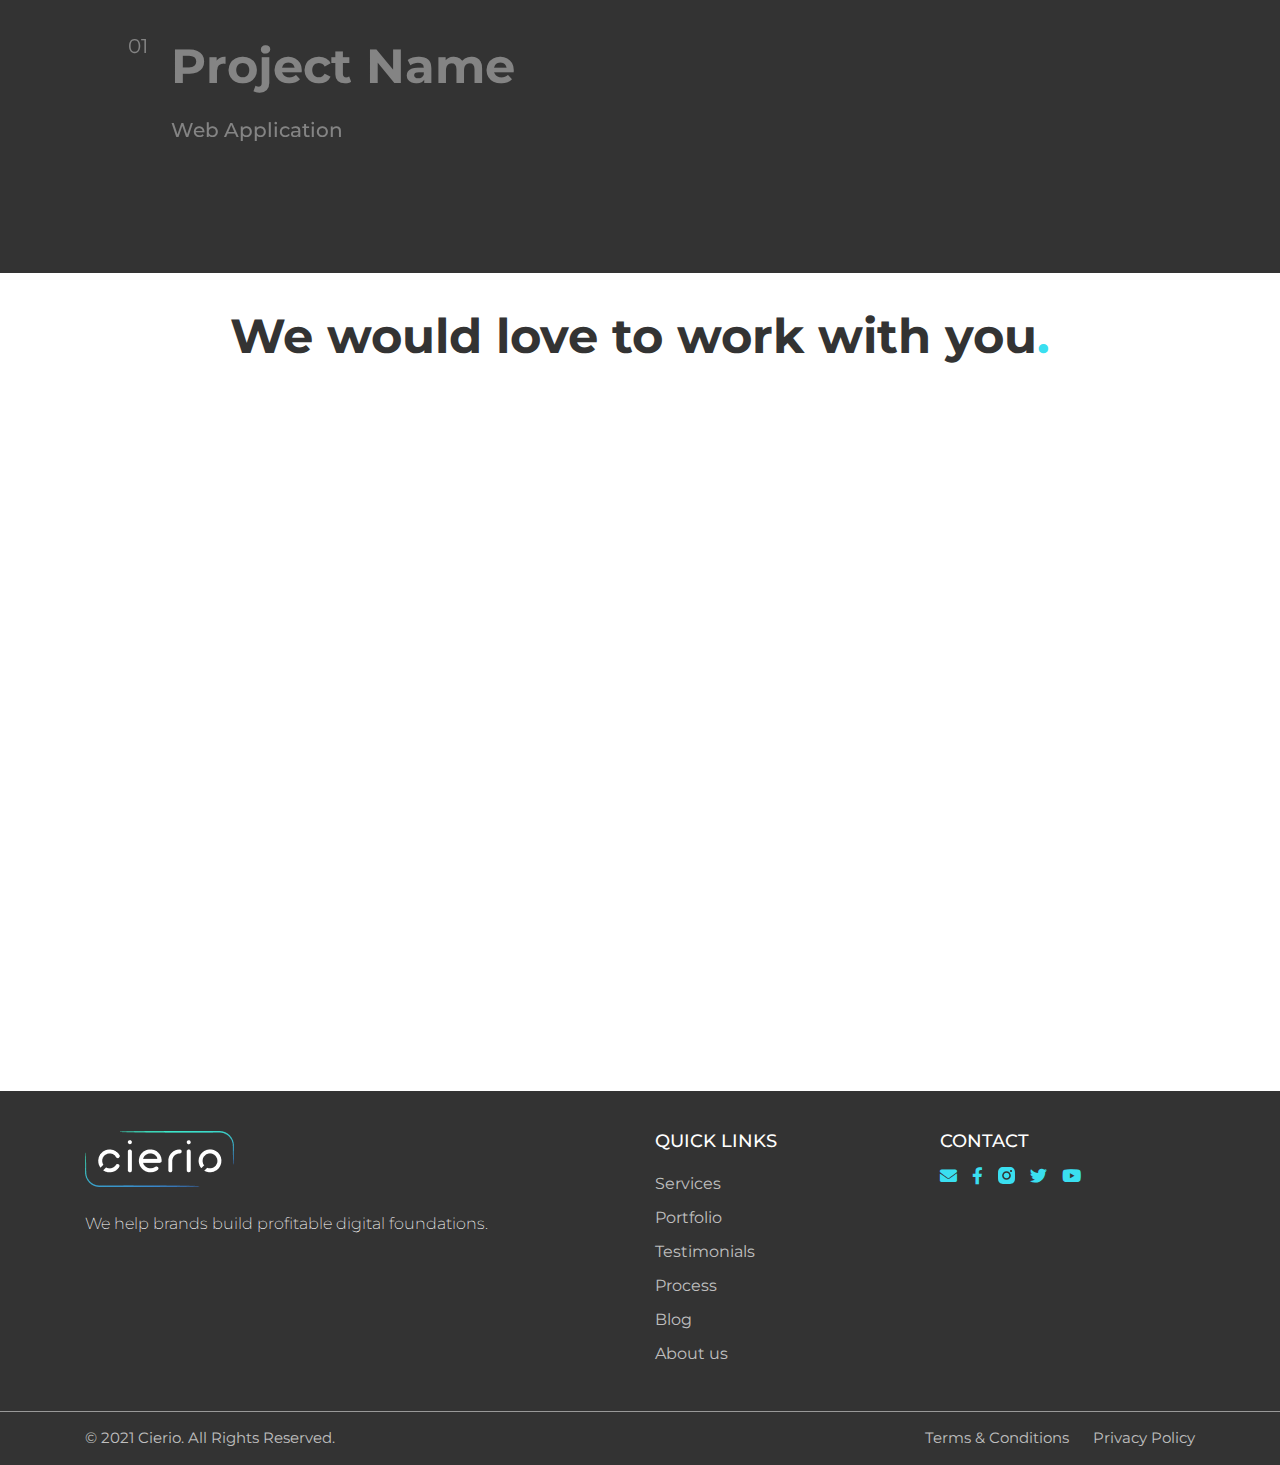
<file: portfolio.html>
<!DOCTYPE html>
<html>

<head>
    <meta charset="utf-8">
    <meta name="viewport" content="width=device-width, initial-scale=1">
    <link rel="stylesheet" href="https://pro.fontawesome.com/releases/v5.10.0/css/all.css" />
    <link rel="stylesheet" type="text/css" href="css/slick.css" />
    <link rel="stylesheet" type="text/css" href="css/slick-theme.css" />
    <link rel="stylesheet" type="text/css" href="css/bootstrap.min.css" />
    <link rel="stylesheet" type="text/css" href="css/style.css" />
    <link rel="stylesheet" type="text/css" href="css/responsive.css" />
    <title>Portfolio | Cierio</title>
</head>

<body>

    <!-- Header -->
    <nav class="navbar navbar-expand-lg">
        <div class="container">
            <a class="navbar-brand" href="#"><img src="images/logo.png" alt="LOGO"></a>
            <button type="button" class="navbar-toggle collapsed" data-toggle="collapse" data-target="#navbarSupportedContent" aria-expanded="false" aria-controls="navbarSupportedContent" aria-expanded="false" aria-label="Toggle navigation">
                <span class="sr-only">Toggle navigation</span>
                <span class="icon-bar"></span>
                <span class="icon-bar"></span>
                <span class="icon-bar"></span>
            </button>
            <div class="navbar-collapse collapse" id="navbarSupportedContent">
                <ul class="navbar-nav mr-auto">
                    <li class="nav-item">
                        <a class="nav-link" href="./index.html">Home <span class="sr-only">(current)</span></a>
                    </li>

                    <li class="nav-item dropdown">
                        <a class="nav-link dropdown-toggle" href="#" id="navbarDropdown" role="button" data-toggle="dropdown" aria-haspopup="true" aria-expanded="false">
                            Services
                        </a>
                        <ul class="dropdown-menu" aria-labelledby="navbarDropdown">
                            <li class="dropdown-item"><a href="./web-design-development.html">Website Development &
                                    Design</a></li>
                            <li class="dropdown-item"><a href="./branding-identity.html">Branding</a></li>
                            <li class="dropdown-item"><a href="./technical-seo.html">SEO</a></li>
                            <li class="dropdown-item"><a>Hosting (coming soon)</a></li>
                        </ul>
                    </li>
                    <li class="nav-item active">
                        <a class="nav-link" href="./portfolio.html">Portfolio</a>
                    </li>
                    <li class="nav-item">
                        <a class="nav-link" href="./aboutus.html#process">Process</a>
                    </li>
                    <li class="nav-item">
                        <a class="nav-link" href="./blog.html">Blog</a>
                    </li>
                    <li class="nav-item">
                        <a class="nav-link" href="./aboutus.html">About us</a>
                    </li>
                    <li class="nav-item"><a href="./schedule-call.html" class="btn-probtn">Start a Project</a></li>
                </ul>
            </div>
        </div>
    </nav>
    <!-- End Header -->

    <!-- Portfolio -->
    <section class="portfolio-banner inner-banner">
        <div class="container">
            <h1>Our Work<span>.</span></h1>
        </div>
    </section>
    <!-- End Portfolio -->
    <section class="projects-banner">
        <div class="container case-content">
            <div class="list-container">
                <div class="cases-list">
                    <div class="cases-list-wrapper">
                        <a class="cases-list-item link link_white" data-src="portfolio-page.html">
                            <div class="cases-list-item__inner">
                                <span class="cases-list-item__number">
                                    01
                                </span>
                                <h2 class="cases-list-item__title">Project Name</h2>
                            </div>
                            <h3 class="cases-list-item__category">Web Application</h3>
                            <img data-src="images/webdesign-img.svg" class="hidden">
                        </a>
                    </div>
                    <div class="cases-list-wrapper">
                        <a class="cases-list-item link link_white" data-src="portfolio-page.html">
                            <div class="cases-list-item__inner">
                                <span class="cases-list-item__number">
                                    01
                                </span>
                                <h2 class="cases-list-item__title">Project Name</h2>
                            </div>
                            <h3 class="cases-list-item__category">Web Application</h3>
                            <img data-src="images/blog-img1.png" class="hidden">
                        </a>
                    </div>
                    <div class="cases-list-wrapper">
                        <a class="cases-list-item link link_white" data-src="portfolio-page.html">
                            <div class="cases-list-item__inner">
                                <span class="cases-list-item__number">
                                    01
                                </span>
                                <h2 class="cases-list-item__title">Project Name</h2>
                            </div>
                            <h3 class="cases-list-item__category">Web Application</h3>
                            <img data-src="images/blog-img2.png" class="hidden">
                        </a>
                    </div>
                    <div class="cases-list-wrapper">
                        <a class="cases-list-item link link_white" data-src="portfolio-page.html">
                            <div class="cases-list-item__inner">
                                <span class="cases-list-item__number">
                                    01
                                </span>
                                <h2 class="cases-list-item__title">Project Name</h2>
                            </div>
                            <h3 class="cases-list-item__category">Web Application</h3>
                            <img data-src="images/blog-img3.png" class="hidden">
                        </a>
                    </div>
                    <div class="cases-list-wrapper">
                        <a class="cases-list-item link link_white" data-src="portfolio-page.html">
                            <div class="cases-list-item__inner">
                                <span class="cases-list-item__number">
                                    01
                                </span>
                                <h2 class="cases-list-item__title">Project Name</h2>
                            </div>
                            <h3 class="cases-list-item__category">Web Application</h3>
                            <img data-src="images/blog-img3.png" class="hidden">
                        </a>
                    </div>
                    <div class="cases-list-wrapper">
                        <a class="cases-list-item link link_white" data-src="portfolio-page.html">
                            <div class="cases-list-item__inner">
                                <span class="cases-list-item__number">
                                    01
                                </span>
                                <h2 class="cases-list-item__title">Project Name</h2>
                            </div>
                            <h3 class="cases-list-item__category">Web Application</h3>
                            <img data-src="images/blog-img3.png" class="hidden">
                        </a>
                    </div>
                    <div class="cases-list-wrapper">
                        <a class="cases-list-item link link_white" data-src="portfolio-page.html">
                            <div class="cases-list-item__inner">
                                <span class="cases-list-item__number">
                                    01
                                </span>
                                <h2 class="cases-list-item__title">Project Name</h2>
                            </div>
                            <h3 class="cases-list-item__category">Web Application</h3>
                            <img data-src="images/blog-img3.png" class="hidden">
                        </a>
                    </div>
                    <div class="cases-list-wrapper">
                        <a class="cases-list-item link link_white" data-src="portfolio-page.html">
                            <div class="cases-list-item__inner">
                                <span class="cases-list-item__number">
                                    01
                                </span>
                                <h2 class="cases-list-item__title">Project Name</h2>
                            </div>
                            <h3 class="cases-list-item__category">Web Application</h3>
                            <img data-src="images/blog-img3.png" class="hidden">
                        </a>
                    </div>
                </div>
            </div>
            <div class="preview-container">
                <div class="cases-preview fade-in">
                    <div class="cases-preview-background">
                        <a href="portfolio-page.html">
                            <img src="images/webdesign-img.svg" class="cases-preview__image ls-is-cached lazyloaded" alt="">
                        </a>
                    </div>
                </div>
            </div>
        </div>
    </section>
    <!-- Schedule call -->
    <section class="schedule-call-wrp">
        <div class="container">
            <h3>We would love to work with you<span>.</span></h3>
            <div class="inner-calrow">
                <!-- Calendly inline widget begin -->
                <div class="calendly-inline-widget" data-url="https://calendly.com/cierio-web-design/20-min-demo" style="min-width:320px;height:660px;"></div>
                <script type="text/javascript" src="https://assets.calendly.com/assets/external/widget.js" async></script>
                <!-- Calendly inline widget end -->
            </div>
        </div>
    </section>
    <!-- End Schedule call -->

    <!-- Footer -->
    <footer>
        <div class="container">
            <div class="row">
                <div class="col-md-6 col-sm-12 col-12">
                    <div class="foot-abt">
                        <img src="images/logo.png" alt="">
                        <p>We help brands build profitable digital foundations.</p>
                    </div>
                </div>
                <div class="col-md-3 col-sm-6 col-xs-6 col-6">
                    <div class="foot-links">
                        <h4>QUICK LINKS</h4>

                        <ul>
                            <li><a href="./web-design-development.html">Services</a></li>
                            <li><a href="./portfolio.html">Portfolio</a></li>
                            <li><a href="./index.html#testimonials">Testimonials</a></li>
                            <li><a href="./aboutus.html#process">Process</a></li>
                            <li><a href="./blog.html">Blog</a></li>
                            <li><a href="./aboutus.html">About us</a></li>
                        </ul>
                    </div>
                </div>
                <div class="col-md-3 col-sm-6 col-xs-6 col-6">
                    <div class="foot-links">
                        <h4 class="text-md-left text-right">CONTACT</h4>
                        <div class="social-bx">
                            <a href="javascript:void(0);" data-toggle="modal" data-target="#mailpopup"><i
                                    class="fas fa-envelope"></i></a>
                            <a href="#"><i class="fab fa-facebook-f"></i></a>
                            <a href="#">
                                <svg width="17" height="17" viewBox="0 0 22 22" fill="none" xmlns="http://www.w3.org/2000/svg">
                                    <path
                                        d="M10.997 7.33177C8.97722 7.33177 7.32888 8.98013 7.32888 11C7.32888 13.0199 8.97722 14.6682 10.997 14.6682C13.0169 14.6682 14.6652 13.0199 14.6652 11C14.6652 8.98013 13.0169 7.33177 10.997 7.33177ZM21.9988 11C21.9988 9.48097 22.0125 7.97571 21.9272 6.45943C21.8419 4.69824 21.4402 3.13519 20.1523 1.84732C18.8617 0.556694 17.3014 0.157674 15.5403 0.0723668C14.0213 -0.0129408 12.516 0.000818524 10.9998 0.000818524C9.4808 0.000818524 7.97556 -0.0129408 6.45931 0.0723668C4.69815 0.157674 3.13513 0.559446 1.84728 1.84732C0.556684 3.13794 0.157672 4.69824 0.0723655 6.45943C-0.0129406 7.97846 0.000818509 9.48373 0.000818509 11C0.000818509 12.5163 -0.0129406 14.0243 0.0723655 15.5406C0.157672 17.3018 0.559436 18.8648 1.84728 20.1527C3.13788 21.4433 4.69815 21.8423 6.45931 21.9276C7.97831 22.0129 9.48355 21.9992 10.9998 21.9992C12.5188 21.9992 14.024 22.0129 15.5403 21.9276C17.3014 21.8423 18.8645 21.4406 20.1523 20.1527C21.4429 18.8621 21.8419 17.3018 21.9272 15.5406C22.0153 14.0243 21.9988 12.519 21.9988 11ZM10.997 16.6441C7.87374 16.6441 5.35309 14.1234 5.35309 11C5.35309 7.87664 7.87374 5.35594 10.997 5.35594C14.1203 5.35594 16.641 7.87664 16.641 11C16.641 14.1234 14.1203 16.6441 10.997 16.6441ZM16.8722 6.44292C16.1429 6.44292 15.554 5.85402 15.554 5.12478C15.554 4.39554 16.1429 3.80664 16.8722 3.80664C17.6014 3.80664 18.1903 4.39554 18.1903 5.12478C18.1905 5.29794 18.1565 5.46945 18.0904 5.62947C18.0242 5.78949 17.9271 5.93489 17.8047 6.05733C17.6822 6.17978 17.5369 6.27686 17.3768 6.34303C17.2168 6.40919 17.0453 6.44314 16.8722 6.44292Z"
                                        fill="#3ADFF0" />
                                </svg>
                            </a>
                            <a href="#"><i class="fab fa-twitter"></i></a>
                            <a href="#"><i class="fab fa-youtube"></i></a>
                        </div>
                    </div>
                </div>
            </div>
        </div>
    </footer>
    <div class="copyright">
        <div class="container">
            <div class="row">
                <div class="col-md-5 col-sm-5" id="one">
                    <p>© 2021 Cierio. All Rights Reserved.</p>
                </div>
                <div class="col-md-7 col-sm-7" id="two">
                    <div class="term-co">
                        <ul>
                            <li><a href="javascript:void(0);" data-toggle="modal" data-target="#termsandconditions">Terms & Conditions</a></li>
                            <li><a href="javascript:void(0);" data-toggle="modal" data-target="#privacypolicy">Privacy
                                    Policy</a></li>
                        </ul>
                    </div>
                </div>
            </div>
        </div>
    </div>
    <!-- End Footer -->

    <!-- Mail Popup -->
    <div id="mailpopup" class="modal fade" role="dialog">
        <div class="modal-dialog">
            <div class="modal-content">
                <button type="button" class="close" data-dismiss="modal"><i class="fal fa-times"></i></button>

                <div class="mail-box">
                    <h2>Have a general inquiry <span>?</span></h2>

                    <form>
                        <div class="form-group">
                            <input type="text" name="" placeholder="Name" class="form-control">
                        </div>
                        <div class="form-group">
                            <input type="text" name="" placeholder="Email" class="form-control">
                        </div>
                        <div class="form-group">
                            <textarea class="form-control" rows="5" placeholder="Message"></textarea>
                        </div>
                        <button class="btn-main">Send</button>
                    </form>
                </div>
            </div>
        </div>
    </div>
    <!-- End Mail Popup -->

    <!-- Terms & Conditions Popup -->
    <div id="termsandconditions" class="modal fade" role="dialog">
        <div class="modal-dialog">
            <div class="modal-content">
                <button type="button" class="close" data-dismiss="modal"><i class="fal fa-times"></i></button>

                <div class="mail-box">

                </div>
            </div>
        </div>
    </div>
    <!-- End Terms & Conditions Popup -->

    <!-- Privacy Policy Popup -->
    <div id="privacypolicy" class="modal fade" role="dialog">
        <div class="modal-dialog">
            <div class="modal-content">
                <button type="button" class="close" data-dismiss="modal"><i class="fal fa-times"></i></button>

                <div class="mail-box">

                </div>
            </div>
        </div>
    </div>
    <!-- End Privacy Policy Popup -->

    <script type="text/javascript" src="js/jquery.min.js"></script>
    <script type="text/javascript" src="js/bootstrap.min.js"></script>
    <script type="text/javascript" src="js/smooth.js"></script>
    <script type="text/javascript" src="js/app.js"></script>
    <script type="text/javascript">
        $('.cases-list-item').hover(function() {
                $(".cases-preview").removeClass("fade-in");
                setTimeout(function() {
                    $(".cases-preview").addClass("fade-in");
                }, 100);
                //$(this).attr("href", $(this).attr("data-src"));
                $(".cases-preview__image").attr("src", $(this).children().eq(2).attr("data-src"));
                $(".cases-preview-background").children().attr("href", $(this).attr("data-src"));
            },
            function() {});



        $(window).scroll(function() {
            if ($(window).scrollTop() > 0) {
                $(".projects-banner").addClass("mt-0");
            } else {
                $(".projects-banner").removeClass("mt-0");
            }
        });
    </script>
</body>

</html>
</file>
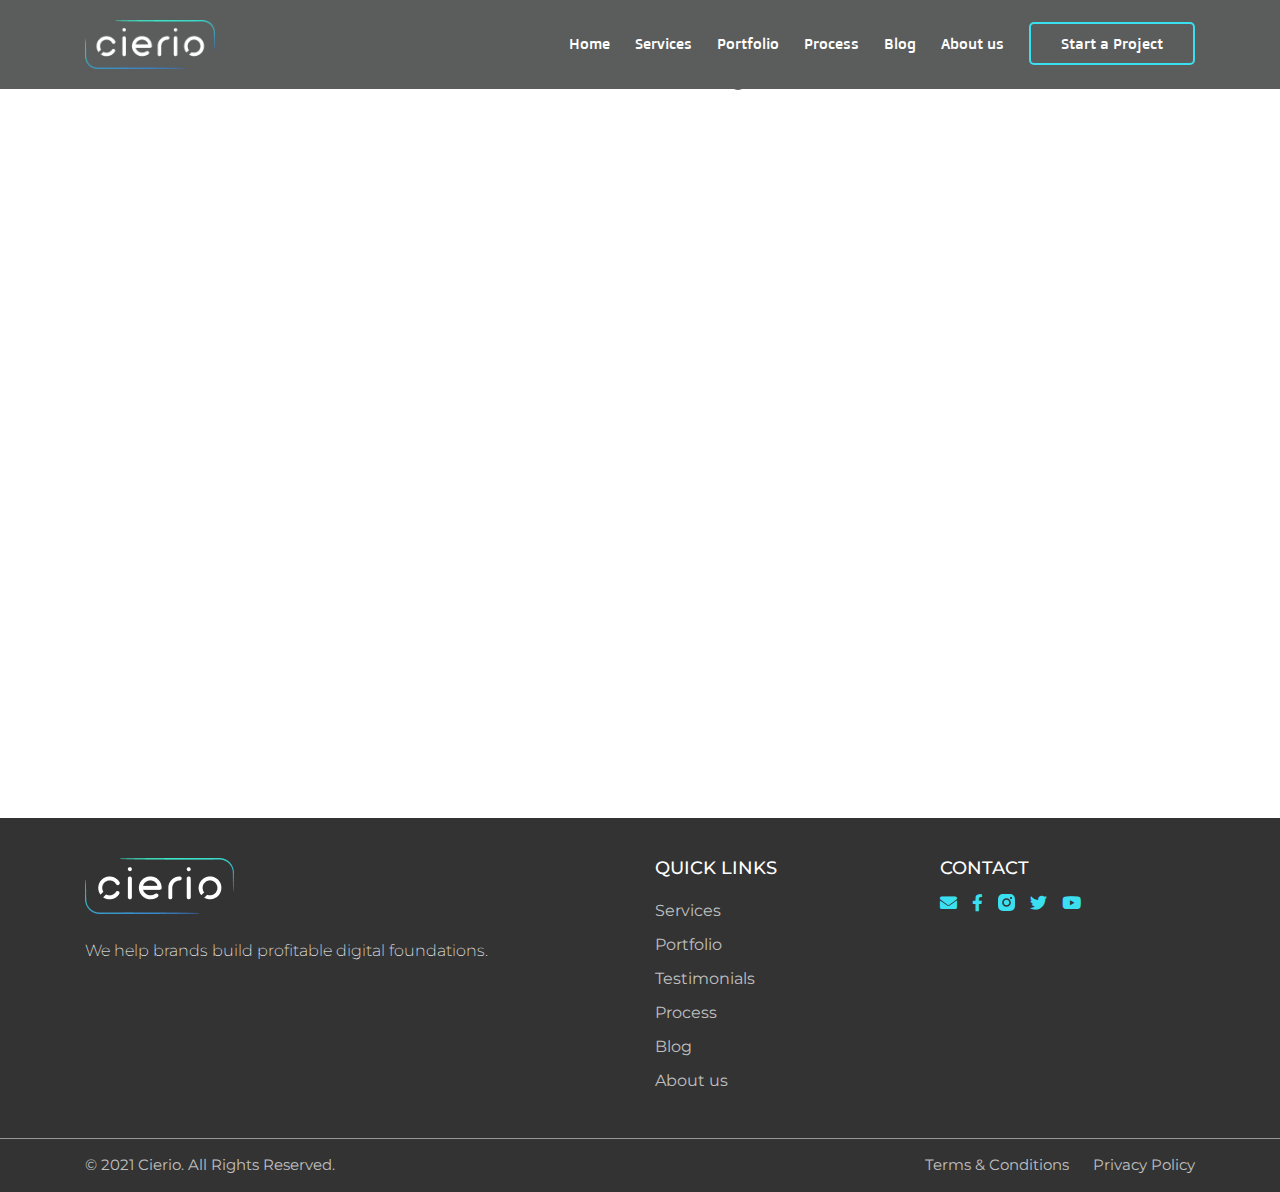
<file: schedule-call.html>
<!DOCTYPE html>
<html>

<head>
    <meta charset="utf-8">
    <meta name="viewport" content="width=device-width, initial-scale=1">
    <link rel="stylesheet" href="https://pro.fontawesome.com/releases/v5.10.0/css/all.css" />
    <link rel="stylesheet" type="text/css" href="css/font-awesome.min.css" />
    <link rel="stylesheet" type="text/css" href="css/slick.css" />
    <link rel="stylesheet" type="text/css" href="css/slick-theme.css" />
    <link rel="stylesheet" type="text/css" href="css/bootstrap.min.css" />
    <link rel="stylesheet" type="text/css" href="css/style.css" />
    <link rel="stylesheet" type="text/css" href="css/responsive.css" />
    <title>Schedule Call | Cierio</title>
</head>

<body>

    <!-- Header -->
    <nav class="navbar navbar-expand-lg">
        <div class="container">
            <a class="navbar-brand" href="#"><img src="images/logo.png" alt="LOGO"></a>
            <button type="button" class="navbar-toggle collapsed" data-toggle="collapse" data-target="#navbarSupportedContent" aria-expanded="false" aria-controls="navbarSupportedContent" aria-expanded="false" aria-label="Toggle navigation">
                <span class="sr-only">Toggle navigation</span>
                <span class="icon-bar"></span>
                <span class="icon-bar"></span>
                <span class="icon-bar"></span>
            </button>
            <div class="navbar-collapse collapse" id="navbarSupportedContent">
                <ul class="navbar-nav mr-auto">
                    <li class="nav-item">
                        <a class="nav-link" href="./index.html">Home <span class="sr-only">(current)</span></a>
                    </li>

                    <li class="nav-item dropdown">
                        <a class="nav-link dropdown-toggle" href="#" id="navbarDropdown" role="button" data-toggle="dropdown" aria-haspopup="true" aria-expanded="false">
                            Services
                        </a>
                        <ul class="dropdown-menu" aria-labelledby="navbarDropdown">
                            <li class="dropdown-item"><a href="./web-design-development.html">Website Development &
                                    Design</a></li>
                            <li class="dropdown-item"><a href="./branding-identity.html">Branding</a></li>
                            <li class="dropdown-item"><a href="./technical-seo.html">SEO</a></li>
                            <li class="dropdown-item"><a>Hosting (coming soon)</a></li>
                        </ul>
                    </li>
                    <li class="nav-item">
                        <a class="nav-link" href="./portfolio.html">Portfolio</a>
                    </li>
                    <li class="nav-item">
                        <a class="nav-link" href="./aboutus.html#process">Process</a>
                    </li>
                    <li class="nav-item">
                        <a class="nav-link" href="./blog.html">Blog</a>
                    </li>
                    <li class="nav-item">
                        <a class="nav-link" href="./aboutus.html">About us</a>
                    </li>
                    <li class="nav-item"><a href="./schedule-call.html" class="btn-probtn">Start a Project</a></li>
                </ul>
            </div>
        </div>
    </nav>
    <!-- End Header -->

    <!-- Schedule call -->
    <section class="inner-banner schedule-call-wrp">
        <div class="container">
            <h1>Book Your Discovery Call Below</h1>

            <div class="inner-calrow">
                <!-- Calendly inline widget begin -->
                <div class="calendly-inline-widget" data-url="https://calendly.com/cierio-web-design/20-min-demo" style="min-width:320px;height:660px;"></div>
                <script type="text/javascript" src="https://assets.calendly.com/assets/external/widget.js" async></script>
                <!-- Calendly inline widget end -->
            </div>
        </div>
    </section>
    <!-- End Schedule call -->

    <!-- Footer -->
    <footer>
        <div class="container">
            <div class="row">
                <div class="col-md-6 col-sm-12 col-12">
                    <div class="foot-abt">
                        <img src="images/logo.png" alt="">
                        <p>We help brands build profitable digital foundations.</p>
                    </div>
                </div>
                <div class="col-md-3 col-sm-6 col-xs-6 col-6">
                    <div class="foot-links">
                        <h4>QUICK LINKS</h4>

                        <ul>
                            <li><a href="./web-design-development.html">Services</a></li>
                            <li><a href="./portfolio.html">Portfolio</a></li>
                            <li><a href="./index.html#testimonials">Testimonials</a></li>
                            <li><a href="./aboutus.html#process">Process</a></li>
                            <li><a href="./blog.html">Blog</a></li>
                            <li><a href="./aboutus.html">About us</a></li>
                        </ul>
                    </div>
                </div>
                <div class="col-md-3 col-sm-6 col-xs-6 col-6">
                    <div class="foot-links">
                        <h4 class="text-md-left text-right">CONTACT</h4>
                        <div class="social-bx">
                            <a href="javascript:void(0);" data-toggle="modal" data-target="#mailpopup"><i
                                    class="fas fa-envelope"></i></a>
                            <a href="#"><i class="fab fa-facebook-f"></i></a>
                            <a href="#">
                                <svg width="17" height="17" viewBox="0 0 22 22" fill="none" xmlns="http://www.w3.org/2000/svg">
                                    <path
                                        d="M10.997 7.33177C8.97722 7.33177 7.32888 8.98013 7.32888 11C7.32888 13.0199 8.97722 14.6682 10.997 14.6682C13.0169 14.6682 14.6652 13.0199 14.6652 11C14.6652 8.98013 13.0169 7.33177 10.997 7.33177ZM21.9988 11C21.9988 9.48097 22.0125 7.97571 21.9272 6.45943C21.8419 4.69824 21.4402 3.13519 20.1523 1.84732C18.8617 0.556694 17.3014 0.157674 15.5403 0.0723668C14.0213 -0.0129408 12.516 0.000818524 10.9998 0.000818524C9.4808 0.000818524 7.97556 -0.0129408 6.45931 0.0723668C4.69815 0.157674 3.13513 0.559446 1.84728 1.84732C0.556684 3.13794 0.157672 4.69824 0.0723655 6.45943C-0.0129406 7.97846 0.000818509 9.48373 0.000818509 11C0.000818509 12.5163 -0.0129406 14.0243 0.0723655 15.5406C0.157672 17.3018 0.559436 18.8648 1.84728 20.1527C3.13788 21.4433 4.69815 21.8423 6.45931 21.9276C7.97831 22.0129 9.48355 21.9992 10.9998 21.9992C12.5188 21.9992 14.024 22.0129 15.5403 21.9276C17.3014 21.8423 18.8645 21.4406 20.1523 20.1527C21.4429 18.8621 21.8419 17.3018 21.9272 15.5406C22.0153 14.0243 21.9988 12.519 21.9988 11ZM10.997 16.6441C7.87374 16.6441 5.35309 14.1234 5.35309 11C5.35309 7.87664 7.87374 5.35594 10.997 5.35594C14.1203 5.35594 16.641 7.87664 16.641 11C16.641 14.1234 14.1203 16.6441 10.997 16.6441ZM16.8722 6.44292C16.1429 6.44292 15.554 5.85402 15.554 5.12478C15.554 4.39554 16.1429 3.80664 16.8722 3.80664C17.6014 3.80664 18.1903 4.39554 18.1903 5.12478C18.1905 5.29794 18.1565 5.46945 18.0904 5.62947C18.0242 5.78949 17.9271 5.93489 17.8047 6.05733C17.6822 6.17978 17.5369 6.27686 17.3768 6.34303C17.2168 6.40919 17.0453 6.44314 16.8722 6.44292Z"
                                        fill="#3ADFF0" />
                                </svg>
                            </a>
                            <a href="#"><i class="fab fa-twitter"></i></a>
                            <a href="#"><i class="fab fa-youtube"></i></a>
                        </div>
                    </div>
                </div>
            </div>
        </div>
    </footer>
    <div class="copyright">
        <div class="container">
            <div class="row">
                <div class="col-md-5 col-sm-5" id="one">
                    <p>© 2021 Cierio. All Rights Reserved.</p>
                </div>
                <div class="col-md-7 col-sm-7" id="two">
                    <div class="term-co">
                        <ul>
                            <li><a href="javascript:void(0);" data-toggle="modal" data-target="#termsandconditions">Terms & Conditions</a></li>
                            <li><a href="javascript:void(0);" data-toggle="modal" data-target="#privacypolicy">Privacy Policy</a></li>
                        </ul>
                    </div>
                </div>
            </div>
        </div>
    </div>
    <!-- End Footer -->

    <!-- Mail Popup -->
    <div id="mailpopup" class="modal fade" role="dialog">
        <div class="modal-dialog">
            <div class="modal-content">
                <button type="button" class="close" data-dismiss="modal"><i class="fal fa-times"></i></button>

                <div class="mail-box">
                    <h2>Have a general inquiry <span>?</span></h2>

                    <form>
                        <div class="form-group">
                            <input type="text" name="" placeholder="Name" class="form-control">
                        </div>
                        <div class="form-group">
                            <input type="text" name="" placeholder="Email" class="form-control">
                        </div>
                        <div class="form-group">
                            <textarea class="form-control" rows="5" placeholder="Message"></textarea>
                        </div>
                        <button class="btn-main">Send</button>
                    </form>
                </div>
            </div>
        </div>
    </div>
    <!-- End Mail Popup -->

    <!-- Terms & Conditions Popup -->
    <div id="termsandconditions" class="modal fade" role="dialog">
        <div class="modal-dialog">
            <div class="modal-content">
                <button type="button" class="close" data-dismiss="modal"><i class="fal fa-times"></i></button>

                <div class="mail-box">

                </div>
            </div>
        </div>
    </div>
    <!-- End Terms & Conditions Popup -->

    <!-- Privacy Policy Popup -->
    <div id="privacypolicy" class="modal fade" role="dialog">
        <div class="modal-dialog">
            <div class="modal-content">
                <button type="button" class="close" data-dismiss="modal"><i class="fal fa-times"></i></button>

                <div class="mail-box">

                </div>
            </div>
        </div>
    </div>
    <!-- End Privacy Policy Popup -->

    <script type="text/javascript" src="js/jquery.min.js"></script>
    <script type="text/javascript" src="js/bootstrap.min.js"></script>
    <script type="text/javascript" src="js/slick.min.js"></script>
    <script type="text/javascript" src="js/smooth.js"></script>
    <script type="text/javascript" src="js/app.js"></script>
    <script type="text/javascript">
    </script>
</body>

</html>
</file>
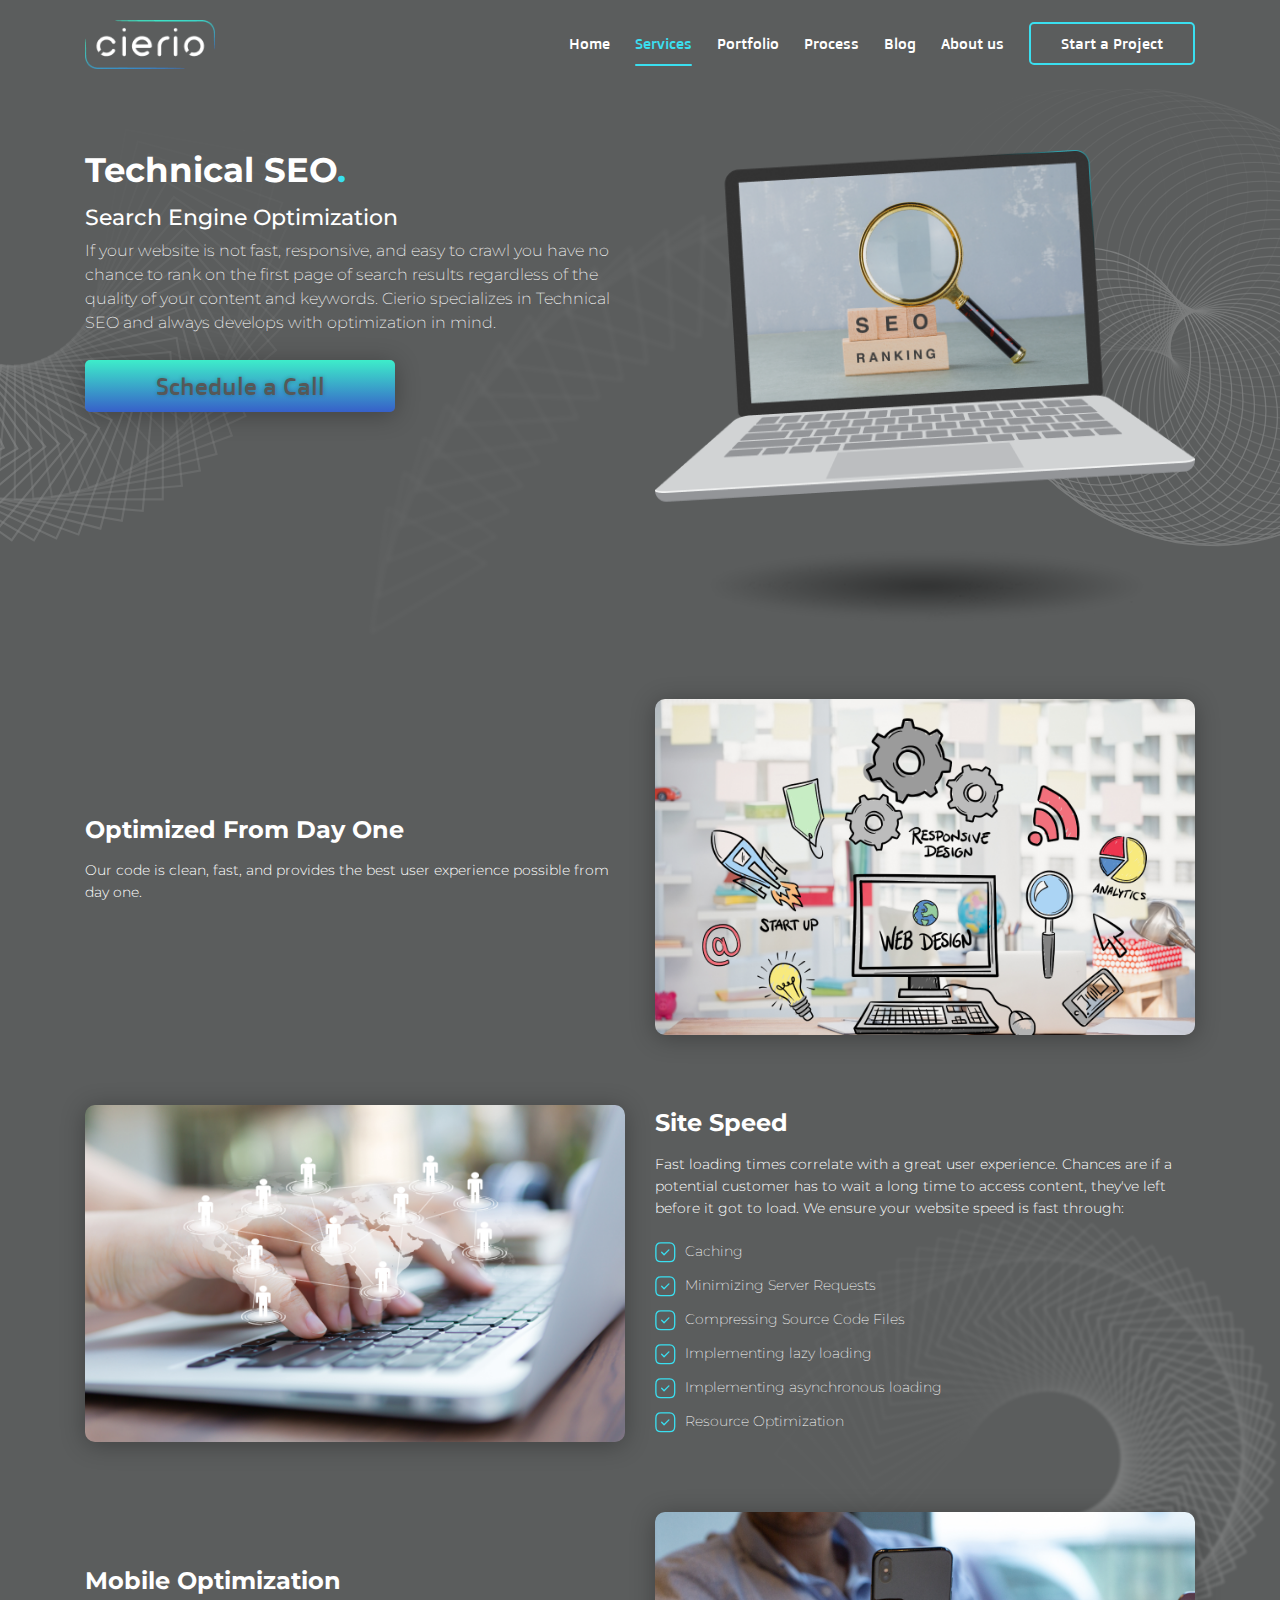
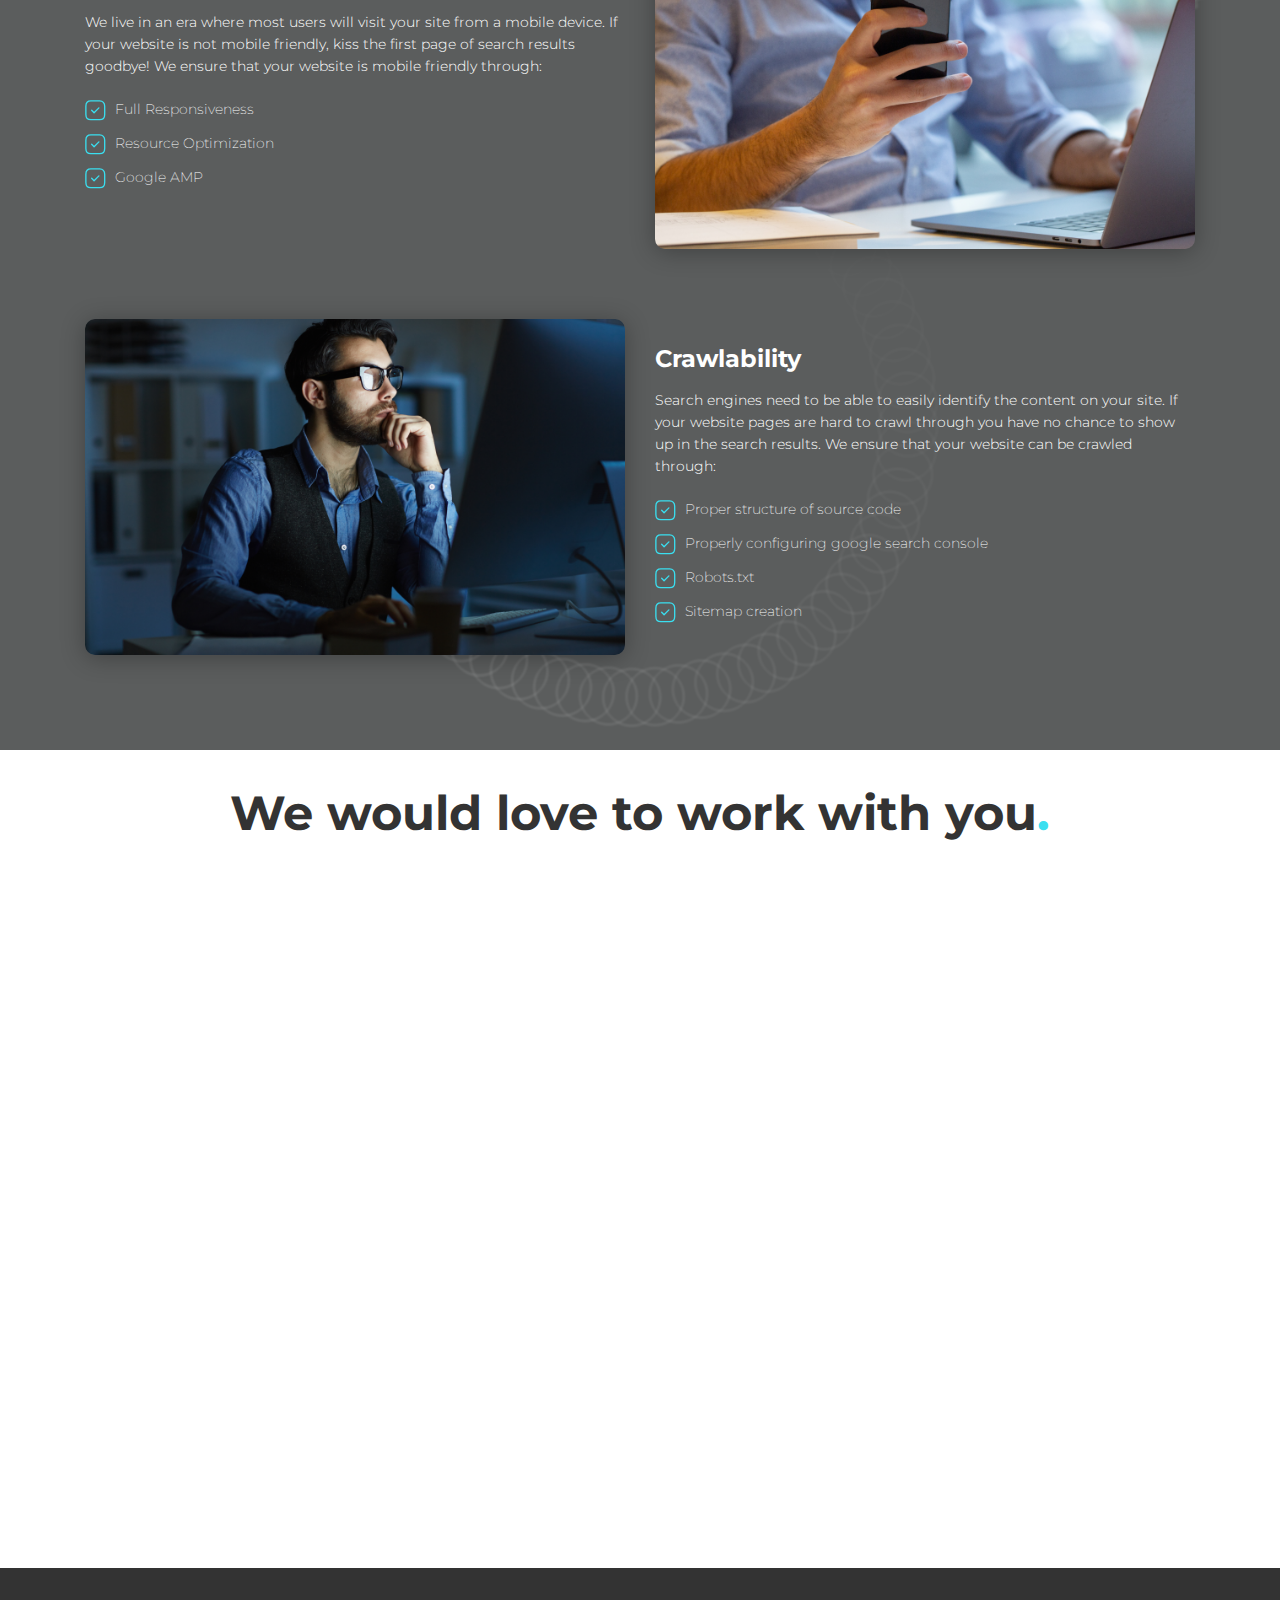
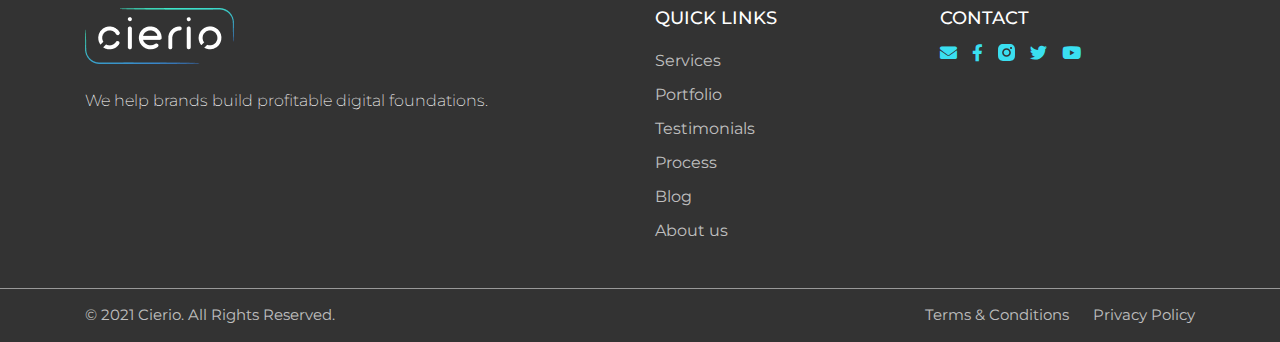
<file: technical-seo.html>
<!DOCTYPE html>
<html>

<head>
    <meta charset="utf-8">
    <meta name="viewport" content="width=device-width, initial-scale=1">
    <link rel="stylesheet" href="https://pro.fontawesome.com/releases/v5.10.0/css/all.css" />
    <link rel="stylesheet" type="text/css" href="css/font-awesome.min.css" />
    <link rel="stylesheet" type="text/css" href="css/slick.css" />
    <link rel="stylesheet" type="text/css" href="css/slick-theme.css" />
    <link rel="stylesheet" type="text/css" href="css/bootstrap.min.css" />
    <link rel="stylesheet" type="text/css" href="css/style.css" />
    <link rel="stylesheet" type="text/css" href="css/responsive.css" />
    <title>Technical SEO | Cierio</title>
</head>

<body>

    <!-- Header -->
    <nav class="navbar navbar-expand-lg">
        <div class="container">
            <a class="navbar-brand" href="#"><img src="images/logo.png" alt="LOGO"></a>
            <button type="button" class="navbar-toggle collapsed" data-toggle="collapse" data-target="#navbarSupportedContent" aria-expanded="false" aria-controls="navbarSupportedContent" aria-expanded="false" aria-label="Toggle navigation">
                <span class="sr-only">Toggle navigation</span>
                <span class="icon-bar"></span>
                <span class="icon-bar"></span>
                <span class="icon-bar"></span>
            </button>
            <div class="navbar-collapse collapse" id="navbarSupportedContent">
                <ul class="navbar-nav mr-auto">
                    <li class="nav-item">
                        <a class="nav-link" href="./index.html">Home <span class="sr-only">(current)</span></a>
                    </li>
                    <li class="nav-item dropdown active">
                        <a class="nav-link dropdown-toggle" href="#" id="navbarDropdown" role="button" data-toggle="dropdown" aria-haspopup="true" aria-expanded="false">
                            Services
                        </a>
                        <ul class="dropdown-menu" aria-labelledby="navbarDropdown">
                            <li class="dropdown-item"><a href="./web-design-development.html">Website Development &
                                    Design</a></li>
                            <li class="dropdown-item"><a href="./branding-identity.html">Branding</a></li>
                            <li class="dropdown-item"><a href="./technical-seo.html">SEO</a></li>
                            <li class="dropdown-item"><a>Hosting (coming soon)</a></li>
                        </ul>
                    </li>
                    <li class="nav-item">
                        <a class="nav-link" href="./portfolio.html">Portfolio</a>
                    </li>
                    <li class="nav-item">
                        <a class="nav-link" href="./aboutus.html#process">Process</a>
                    </li>
                    <li class="nav-item">
                        <a class="nav-link" href="./blog.html">Blog</a>
                    </li>
                    <li class="nav-item">
                        <a class="nav-link" href="./aboutus.html">About us</a>
                    </li>
                    <li class="nav-item"><a href="./schedule-call.html" class="btn-probtn">Start a Project</a></li>
                </ul>
            </div>
        </div>
    </nav>
    <!-- End Header -->

    <!-- Web Banner -->
    <section class="inner-banner">
        <div class="container">
            <div class="row">
                <div class="col-md-6 col-sm-12">
                    <div class="inner-txt">
                        <h1>Technical SEO<span>.</span></h1>
                        <h3 class="text-white">Search Engine Optimization</h3>
                        <p>If your website is not fast, responsive, and easy to crawl you have no chance to rank on the first page of search results regardless of the quality of your content and keywords. Cierio specializes in Technical SEO and always develops
                            with optimization in mind.</p>
                        <a href="./schedule-call.html" class="btn-main d-none d-md-block">Schedule a Call</a>
                    </div>
                </div>
                <div class="col-md-6 col-sm-12">
                    <div class="in-banner-img">
                        <img src="images/seo-img-banner.png" alt="">
                    </div>
                </div>
            </div>
            <a href="./schedule-call.html" class="btn-main d-md-none">Schedule a Call</a>
        </div>

        <img src="images/banner-shap1.svg" class="banner-shap1" alt="">
        <img src="images/banner-shap2.svg" class="banner-shap2" alt="">
        <img src="images/banner-shap3.svg" class="banner-shap3" alt="">
    </section>
    <!-- End Web Banner -->

    <!-- Web Services -->
    <section class="web-service">
        <div class="container">
            <div class="web-row">
                <h2 class="d-md-none">Optimized From Day One</h2>
                <div class="row">
                    <div class="col-md-6 col-sm-12" id="one">
                        <div class="web-txt-box">
                            <h2 class="d-none d-md-block">Optimized From Day One</h2>
                            <p class="mt-4 mt-sm-4 mt-md-0">Our code is clean, fast, and provides the best user experience possible from day one. </p>
                        </div>
                    </div>
                    <div class="col-md-6 col-sm-12" id="two">
                        <div class="webser-img">
                            <img src="images/seo-img1.png" alt="">
                        </div>
                    </div>
                </div>
            </div>

            <div class="web-row">
                <h2 class="d-md-none">Site Speed</h2>
                <div class="row">
                    <div class="col-md-6 col-sm-12">
                        <div class="webser-img">
                            <img src="images/seo-img2.png" alt="">
                        </div>
                    </div>
                    <div class="col-md-6 col-sm-12">
                        <div class="web-txt-box">
                            <h2 class="d-none d-md-block">Site Speed</h2>
                            <p class="mt-4 mt-sm-4 mt-md-0">Fast loading times correlate with a great user experience. Chances are if a potential customer has to wait a long time to access content, they've left before it got to load. We ensure your website speed is fast through:</p>
                            <ul>
                                <li>Caching </li>
                                <li>Minimizing Server Requests</li>
                                <li>Compressing Source Code Files</li>
                                <li>Implementing lazy loading</li>
                                <li>Implementing asynchronous loading</li>
                                <li>Resource Optimization</li>
                            </ul>
                        </div>
                    </div>
                </div>
            </div>

            <div class="web-row">
                <h2 class="d-md-none">Mobile Optimization</h2>
                <div class="row">
                    <div class="col-md-6 col-sm-12" id="one">
                        <div class="web-txt-box">
                            <h2 class="d-none d-md-block">Mobile Optimization</h2>
                            <p class="mt-4 mt-sm-4 mt-md-0">We live in an era where most users will visit your site from a mobile device. If your website is not mobile friendly, kiss the first page of search results goodbye! We ensure that your website is mobile friendly through:</p>
                            <ul>
                                <li>Full Responsiveness</li>
                                <li>Resource Optimization</li>
                                <li>Google AMP</li>
                            </ul>
                        </div>
                    </div>
                    <div class="col-md-6 col-sm-12" id="two">
                        <div class="webser-img">
                            <img src="images/seo-img3.png" alt="">
                        </div>
                    </div>
                </div>
            </div>

            <div class="web-row">
                <h2 class="d-md-none">Crawlability </h2>
                <div class="row">
                    <div class="col-md-6 col-sm-12">
                        <div class="webser-img">
                            <img src="images/seo-img4.png" alt="">
                        </div>
                    </div>
                    <div class="col-md-6 col-sm-12">
                        <div class="web-txt-box">
                            <h2 class="d-none d-md-block">Crawlability </h2>
                            <p class="mt-4 mt-sm-4 mt-md-0">Search engines need to be able to easily identify the content on your site. If your website pages are hard to crawl through you have no chance to show up in the search results. We ensure that your website can be crawled through:
                            </p>
                            <ul>
                                <li>Proper structure of source code</li>
                                <li>Properly configuring google search console</li>
                                <li>Robots.txt</li>
                                <li>Sitemap creation</li>
                            </ul>
                        </div>
                    </div>
                </div>
            </div>
        </div>

        <img src="images/project-shap2.svg" class="project-shp2" alt="">
        <img src="images/test-shap1.svg" class="test-shp1" alt="">
    </section>
    <!-- End Web Services -->

    <!-- Schedule call -->
    <section class="schedule-call-wrp">
        <div class="container">
            <h3>We would love to work with you<span>.</span></h3>
            <div class="inner-calrow">
                <!-- Calendly inline widget begin -->
                <div class="calendly-inline-widget" data-url="https://calendly.com/cierio-web-design/20-min-demo" style="min-width:320px;height:660px;"></div>
                <script type="text/javascript" src="https://assets.calendly.com/assets/external/widget.js" async></script>
                <!-- Calendly inline widget end -->
            </div>
        </div>
    </section>
    <!-- End Schedule call -->

    <!-- Footer -->
    <footer>
        <div class="container">
            <div class="row">
                <div class="col-md-6 col-sm-12 col-12">
                    <div class="foot-abt">
                        <img src="images/logo.png" alt="">
                        <p>We help brands build profitable digital foundations.</p>
                    </div>
                </div>
                <div class="col-md-3 col-sm-6 col-xs-6 col-6">
                    <div class="foot-links">
                        <h4>QUICK LINKS</h4>

                        <ul>
                            <li><a href="./web-design-development.html">Services</a></li>
                            <li><a href="./portfolio.html">Portfolio</a></li>
                            <li><a href="./index.html#testimonials">Testimonials</a></li>
                            <li><a href="./aboutus.html#process">Process</a></li>
                            <li><a href="./blog.html">Blog</a></li>
                            <li><a href="./aboutus.html">About us</a></li>
                        </ul>
                    </div>
                </div>
                <div class="col-md-3 col-sm-6 col-xs-6 col-6">
                    <div class="foot-links">
                        <h4 class="text-md-left text-right">CONTACT</h4>
                        <div class="social-bx">
                            <a href="javascript:void(0);" data-toggle="modal" data-target="#mailpopup"><i
                                    class="fas fa-envelope"></i></a>
                            <a href="#"><i class="fab fa-facebook-f"></i></a>
                            <a href="#">
                                <svg width="17" height="17" viewBox="0 0 22 22" fill="none" xmlns="http://www.w3.org/2000/svg">
                                    <path
                                        d="M10.997 7.33177C8.97722 7.33177 7.32888 8.98013 7.32888 11C7.32888 13.0199 8.97722 14.6682 10.997 14.6682C13.0169 14.6682 14.6652 13.0199 14.6652 11C14.6652 8.98013 13.0169 7.33177 10.997 7.33177ZM21.9988 11C21.9988 9.48097 22.0125 7.97571 21.9272 6.45943C21.8419 4.69824 21.4402 3.13519 20.1523 1.84732C18.8617 0.556694 17.3014 0.157674 15.5403 0.0723668C14.0213 -0.0129408 12.516 0.000818524 10.9998 0.000818524C9.4808 0.000818524 7.97556 -0.0129408 6.45931 0.0723668C4.69815 0.157674 3.13513 0.559446 1.84728 1.84732C0.556684 3.13794 0.157672 4.69824 0.0723655 6.45943C-0.0129406 7.97846 0.000818509 9.48373 0.000818509 11C0.000818509 12.5163 -0.0129406 14.0243 0.0723655 15.5406C0.157672 17.3018 0.559436 18.8648 1.84728 20.1527C3.13788 21.4433 4.69815 21.8423 6.45931 21.9276C7.97831 22.0129 9.48355 21.9992 10.9998 21.9992C12.5188 21.9992 14.024 22.0129 15.5403 21.9276C17.3014 21.8423 18.8645 21.4406 20.1523 20.1527C21.4429 18.8621 21.8419 17.3018 21.9272 15.5406C22.0153 14.0243 21.9988 12.519 21.9988 11ZM10.997 16.6441C7.87374 16.6441 5.35309 14.1234 5.35309 11C5.35309 7.87664 7.87374 5.35594 10.997 5.35594C14.1203 5.35594 16.641 7.87664 16.641 11C16.641 14.1234 14.1203 16.6441 10.997 16.6441ZM16.8722 6.44292C16.1429 6.44292 15.554 5.85402 15.554 5.12478C15.554 4.39554 16.1429 3.80664 16.8722 3.80664C17.6014 3.80664 18.1903 4.39554 18.1903 5.12478C18.1905 5.29794 18.1565 5.46945 18.0904 5.62947C18.0242 5.78949 17.9271 5.93489 17.8047 6.05733C17.6822 6.17978 17.5369 6.27686 17.3768 6.34303C17.2168 6.40919 17.0453 6.44314 16.8722 6.44292Z"
                                        fill="#3ADFF0" />
                                </svg>
                            </a>
                            <a href="#"><i class="fab fa-twitter"></i></a>
                            <a href="#"><i class="fab fa-youtube"></i></a>
                        </div>
                    </div>
                </div>
            </div>
        </div>
    </footer>
    <div class="copyright">
        <div class="container">
            <div class="row">
                <div class="col-md-5 col-sm-5" id="one">
                    <p>© 2021 Cierio. All Rights Reserved.</p>
                </div>
                <div class="col-md-7 col-sm-7" id="two">
                    <div class="term-co">
                        <ul>
                            <li><a href="javascript:void(0);" data-toggle="modal" data-target="#termsandconditions">Terms & Conditions</a></li>
                            <li><a href="javascript:void(0);" data-toggle="modal" data-target="#privacypolicy">Privacy Policy</a></li>
                        </ul>
                    </div>
                </div>
            </div>
        </div>
    </div>
    <!-- End Footer -->

    <!-- Mail Popup -->
    <div id="mailpopup" class="modal fade" role="dialog">
        <div class="modal-dialog">
            <div class="modal-content">
                <button type="button" class="close" data-dismiss="modal"><i class="fal fa-times"></i></button>

                <div class="mail-box">
                    <h2>Have a general inquiry <span>?</span></h2>

                    <form>
                        <div class="form-group">
                            <input type="text" name="" placeholder="Name" class="form-control">
                        </div>
                        <div class="form-group">
                            <input type="text" name="" placeholder="Email" class="form-control">
                        </div>
                        <div class="form-group">
                            <textarea class="form-control" rows="5" placeholder="Message"></textarea>
                        </div>
                        <button class="btn-main">Send</button>
                    </form>
                </div>
            </div>
        </div>
    </div>
    <!-- End Mail Popup -->

    <!-- Terms & Conditions Popup -->
    <div id="termsandconditions" class="modal fade" role="dialog">
        <div class="modal-dialog">
            <div class="modal-content">
                <button type="button" class="close" data-dismiss="modal"><i class="fal fa-times"></i></button>

                <div class="mail-box">

                </div>
            </div>
        </div>
    </div>
    <!-- End Terms & Conditions Popup -->

    <!-- Privacy Policy Popup -->
    <div id="privacypolicy" class="modal fade" role="dialog">
        <div class="modal-dialog">
            <div class="modal-content">
                <button type="button" class="close" data-dismiss="modal"><i class="fal fa-times"></i></button>

                <div class="mail-box">

                </div>
            </div>
        </div>
    </div>
    <!-- End Privacy Policy Popup -->

    <script type="text/javascript" src="js/jquery.min.js"></script>
    <script type="text/javascript" src="js/bootstrap.min.js"></script>
    <script type="text/javascript" src="js/slick.min.js"></script>
    <script type="text/javascript" src="js/smooth.js"></script>
    <script type="text/javascript" src="js/app.js"></script>
    <script type="text/javascript">
    </script>
</body>

</html>
</file>
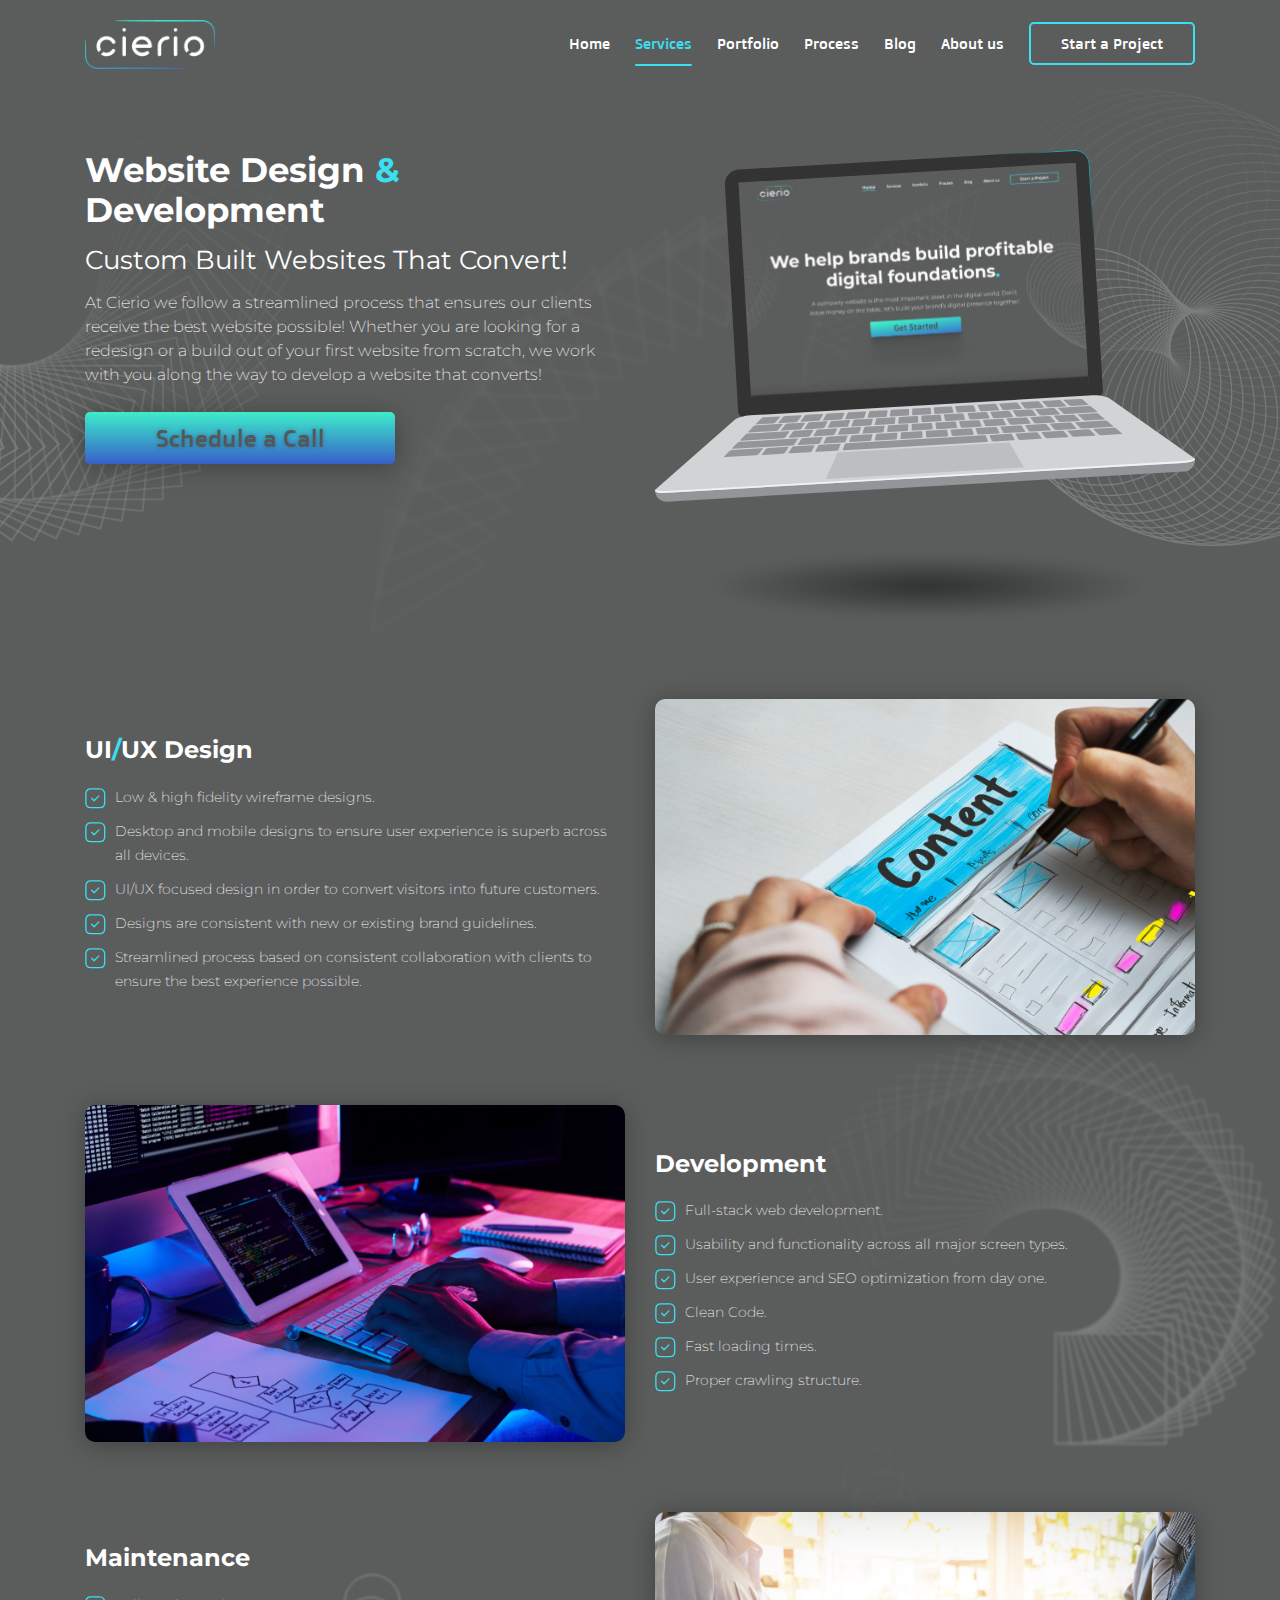
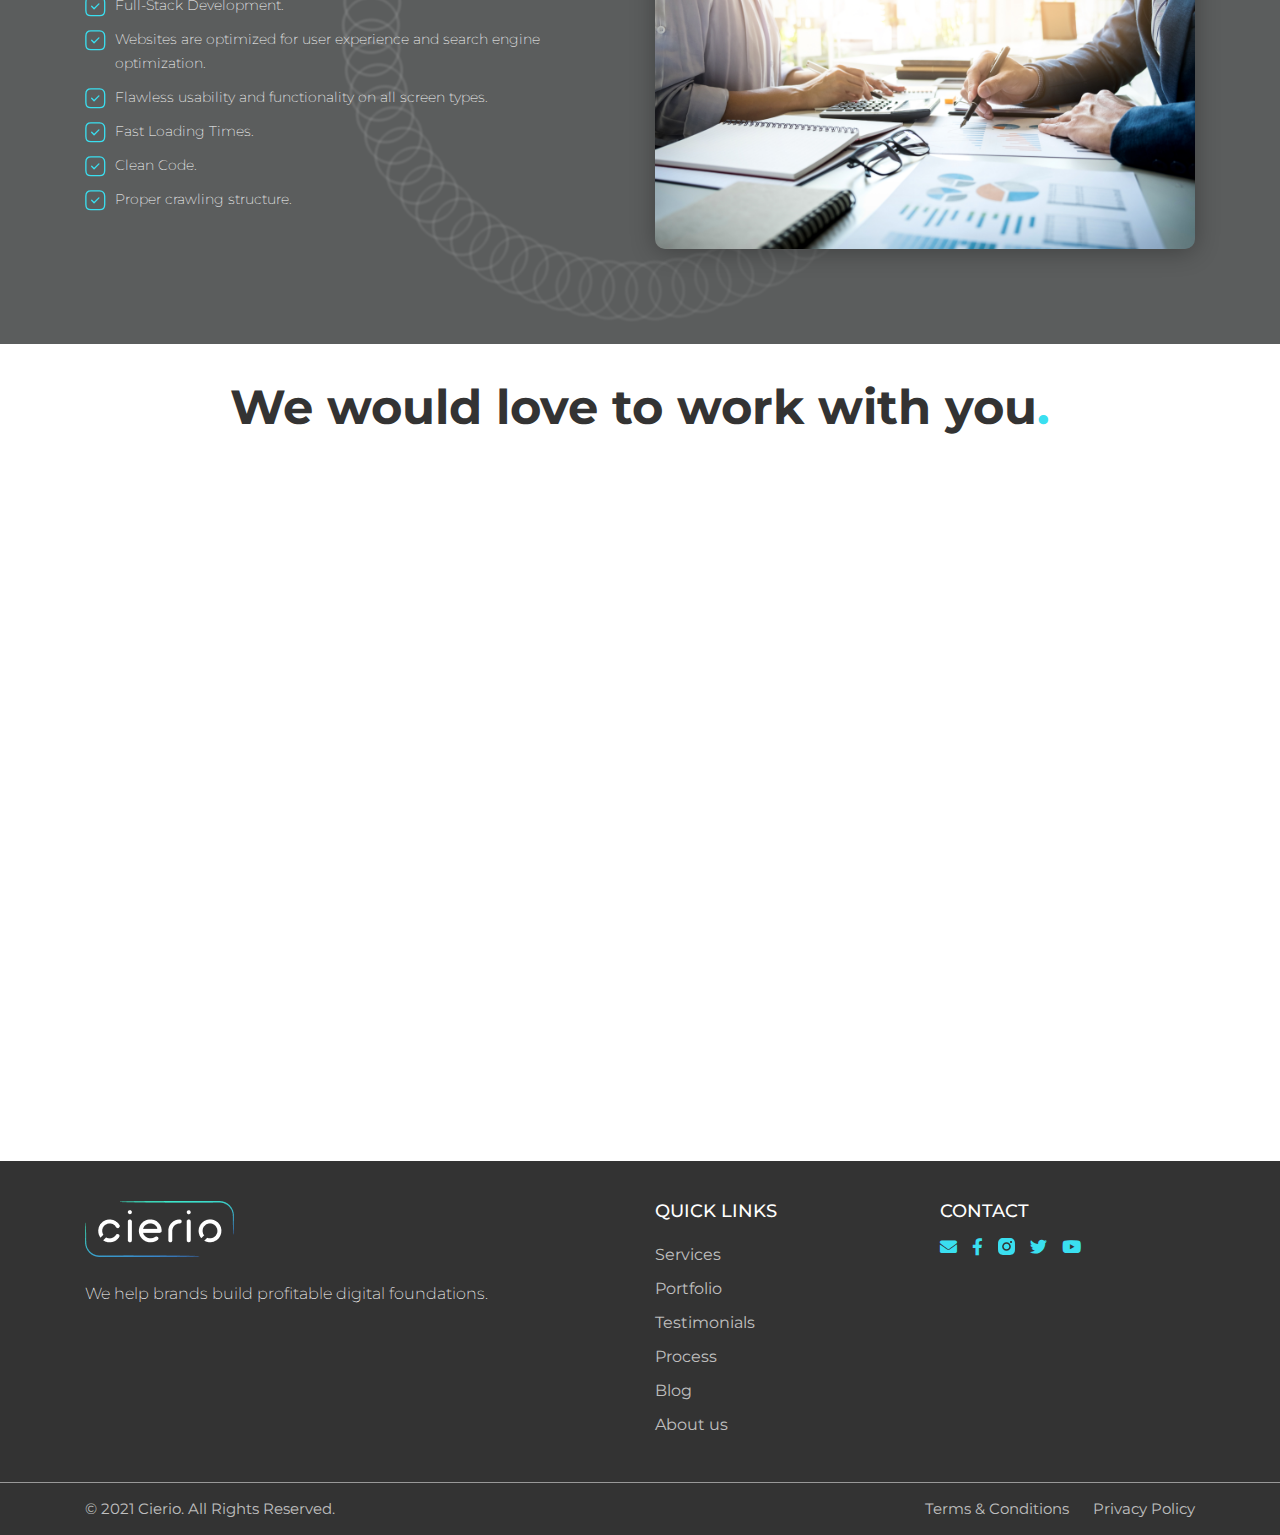
<file: web-design-development.html>
<!DOCTYPE html>
<html>

<head>
    <meta charset="utf-8">
    <meta name="viewport" content="width=device-width, initial-scale=1">
    <link rel="stylesheet" href="https://pro.fontawesome.com/releases/v5.10.0/css/all.css" />
    <link rel="stylesheet" type="text/css" href="css/font-awesome.min.css" />
    <link rel="stylesheet" type="text/css" href="css/slick.css" />
    <link rel="stylesheet" type="text/css" href="css/slick-theme.css" />
    <link rel="stylesheet" type="text/css" href="css/bootstrap.min.css" />
    <link rel="stylesheet" type="text/css" href="css/style.css" />
    <link rel="stylesheet" type="text/css" href="css/responsive.css" />
    <title>Web Design Development | Cierio</title>
</head>

<body>

    <!-- Header -->
    <nav class="navbar navbar-expand-lg">
        <div class="container">
            <a class="navbar-brand" href="#"><img src="images/logo.png" alt="LOGO"></a>
            <button type="button" class="navbar-toggle collapsed" data-toggle="collapse" data-target="#navbarSupportedContent" aria-expanded="false" aria-controls="navbarSupportedContent" aria-expanded="false" aria-label="Toggle navigation">
                <span class="sr-only">Toggle navigation</span>
                <span class="icon-bar"></span>
                <span class="icon-bar"></span>
                <span class="icon-bar"></span>
            </button>
            <div class="navbar-collapse collapse" id="navbarSupportedContent">
                <ul class="navbar-nav mr-auto">
                    <li class="nav-item">
                        <a class="nav-link" href="./index.html">Home <span class="sr-only">(current)</span></a>
                    </li>

                    <li class="nav-item dropdown active">
                        <a class="nav-link dropdown-toggle" href="#" id="navbarDropdown" role="button" data-toggle="dropdown" aria-haspopup="true" aria-expanded="false">
                            Services
                        </a>
                        <ul class="dropdown-menu" aria-labelledby="navbarDropdown">
                            <li class="dropdown-item"><a href="./web-design-development.html">Website Development &
                                    Design</a></li>
                            <li class="dropdown-item"><a href="./branding-identity.html">Branding</a></li>
                            <li class="dropdown-item"><a href="./technical-seo.html">SEO</a></li>
                            <li class="dropdown-item"><a>Hosting (coming soon)</a></li>
                        </ul>
                    </li>
                    <li class="nav-item">
                        <a class="nav-link" href="./portfolio.html">Portfolio</a>
                    </li>
                    <li class="nav-item">
                        <a class="nav-link" href="./aboutus.html#process">Process</a>
                    </li>
                    <li class="nav-item">
                        <a class="nav-link" href="./blog.html">Blog</a>
                    </li>
                    <li class="nav-item">
                        <a class="nav-link" href="./aboutus.html">About us</a>
                    </li>
                    <li class="nav-item"><a href="./schedule-call.html" class="btn-probtn">Start a Project</a></li>
                </ul>
            </div>
        </div>
    </nav>
    <!-- End Header -->

    <!-- Web Banner -->
    <section class="inner-banner">
        <div class="container">
            <div class="row">
                <div class="col-md-6 col-sm-12">
                    <div class="inner-txt">
                        <h1>Website Design <span>&</span> Development</h1>
                        <h2>Custom Built Websites That Convert!</h2>
                        <p>At Cierio we follow a streamlined process that ensures our clients receive the best website possible! Whether you are looking for a redesign or a build out of your first website from scratch, we work with you along the way to develop
                            a website that converts!</p>
                        <a href="./schedule-call.html" class="btn-main d-none d-md-block">Schedule a Call</a>
                    </div>
                </div>
                <div class="col-md-6 col-sm-12">
                    <div class="in-banner-img">
                        <img src="images/webdesign-img.svg" alt="">
                    </div>
                </div>
            </div>
            <a href="./schedule-call.html" class="btn-main d-md-none">Schedule a Call</a>
        </div>

        <img src="images/banner-shap1.svg" class="banner-shap1" alt="">
        <img src="images/banner-shap2.svg" class="banner-shap2" alt="">
        <img src="images/banner-shap3.svg" class="banner-shap3" alt="">
    </section>
    <!-- End Web Banner -->

    <!-- Web Services -->
    <section class="web-service">
        <div class="container">
            <div class="web-row">
                <h2 class="d-md-none">UI<span>/</span>UX Design</h2>
                <div class="row">
                    <div class="col-md-6 col-sm-12" id="one">
                        <div class="web-txt-box">
                            <h2 class="d-none d-md-block">UI<span>/</span>UX Design</h2>
                            <ul class="mt-4 mt-sm-4 mt-md-0">
                                <li>Low & high fidelity wireframe designs.</li>
                                <li>Desktop and mobile designs to ensure user experience is superb across all devices.</li>
                                <li>UI/UX focused design in order to convert visitors into future customers.</li>
                                <li>Designs are consistent with new or existing brand guidelines.</li>
                                <li>Streamlined process based on consistent collaboration with clients to ensure the best experience possible.</li>
                            </ul>
                        </div>
                    </div>
                    <div class="col-md-6 col-sm-12" id="two">
                        <div class="webser-img">
                            <img src="images/web-ser-img1.png" alt="">
                        </div>
                    </div>
                </div>
            </div>

            <div class="web-row">
                <h2 class="d-md-none">Development</h2>
                <div class="row">
                    <div class="col-md-6 col-sm-12">
                        <div class="webser-img">
                            <img src="images/web-ser-img2.png" alt="">
                        </div>
                    </div>
                    <div class="col-md-6 col-sm-12">
                        <div class="web-txt-box">
                            <h2 class="d-none d-md-block">Development</h2>
                            <ul class="mt-4 mt-sm-4 mt-md-0">
                                <li>Full-stack web development. </li>
                                <li>Usability and functionality across all major screen types.</li>
                                <li>User experience and SEO optimization from day one.</li>
                                <li>Clean Code.</li>
                                <li>Fast loading times.</li>
                                <li>Proper crawling structure.</li>
                            </ul>
                        </div>
                    </div>
                </div>
            </div>

            <div class="web-row">
                <h2 class="d-md-none">Maintenance</h2>
                <div class="row">
                    <div class="col-md-6 col-sm-12" id="one">
                        <div class="web-txt-box">
                            <h2 class="d-none d-md-block">Maintenance</h2>
                            <ul class="mt-4 mt-sm-4 mt-md-0">
                                <li>Full-Stack Development. </li>
                                <li>Websites are optimized for user experience and search engine optimization.</li>
                                <li>Flawless usability and functionality on all screen types.</li>
                                <li>Fast Loading Times.</li>
                                <li>Clean Code.</li>
                                <li>Proper crawling structure.</li>
                            </ul>
                        </div>
                    </div>
                    <div class="col-md-6 col-sm-12" id="two">
                        <div class="webser-img">
                            <img src="images/web-ser-img3.png" alt="">
                        </div>
                    </div>
                </div>
            </div>
        </div>

        <img src="images/project-shap2.svg" class="project-shp2" alt="">
        <img src="images/test-shap1.svg" class="test-shp1" alt="">
    </section>
    <!-- End Web Services -->

    <!-- Schedule call -->
    <section class="schedule-call-wrp">
        <div class="container">
            <h3>We would love to work with you<span>.</span></h3>
            <div class="inner-calrow">
                <!-- Calendly inline widget begin -->
                <div class="calendly-inline-widget" data-url="https://calendly.com/cierio-web-design/20-min-demo" style="min-width:320px;height:660px;"></div>
                <script type="text/javascript" src="https://assets.calendly.com/assets/external/widget.js" async></script>
                <!-- Calendly inline widget end -->
            </div>
        </div>
    </section>
    <!-- End Schedule call -->

    <!-- Footer -->
    <footer>
        <div class="container">
            <div class="row">
                <div class="col-md-6 col-sm-12 col-12">
                    <div class="foot-abt">
                        <img src="images/logo.png" alt="">
                        <p>We help brands build profitable digital foundations.</p>
                    </div>
                </div>
                <div class="col-md-3 col-sm-6 col-xs-6 col-6">
                    <div class="foot-links">
                        <h4>QUICK LINKS</h4>

                        <ul>
                            <li><a href="./web-design-development.html">Services</a></li>
                            <li><a href="./portfolio.html">Portfolio</a></li>
                            <li><a href="./index.html#testimonials">Testimonials</a></li>
                            <li><a href="./aboutus.html#process">Process</a></li>
                            <li><a href="./blog.html">Blog</a></li>
                            <li><a href="./aboutus.html">About us</a></li>
                        </ul>
                    </div>
                </div>
                <div class="col-md-3 col-sm-6 col-xs-6 col-6">
                    <div class="foot-links">
                        <h4 class="text-md-left text-right">CONTACT</h4>
                        <div class="social-bx">
                            <a href="javascript:void(0);" data-toggle="modal" data-target="#mailpopup"><i
                                    class="fas fa-envelope"></i></a>
                            <a href="#"><i class="fab fa-facebook-f"></i></a>
                            <a href="#">
                                <svg width="17" height="17" viewBox="0 0 22 22" fill="none" xmlns="http://www.w3.org/2000/svg">
                                    <path
                                        d="M10.997 7.33177C8.97722 7.33177 7.32888 8.98013 7.32888 11C7.32888 13.0199 8.97722 14.6682 10.997 14.6682C13.0169 14.6682 14.6652 13.0199 14.6652 11C14.6652 8.98013 13.0169 7.33177 10.997 7.33177ZM21.9988 11C21.9988 9.48097 22.0125 7.97571 21.9272 6.45943C21.8419 4.69824 21.4402 3.13519 20.1523 1.84732C18.8617 0.556694 17.3014 0.157674 15.5403 0.0723668C14.0213 -0.0129408 12.516 0.000818524 10.9998 0.000818524C9.4808 0.000818524 7.97556 -0.0129408 6.45931 0.0723668C4.69815 0.157674 3.13513 0.559446 1.84728 1.84732C0.556684 3.13794 0.157672 4.69824 0.0723655 6.45943C-0.0129406 7.97846 0.000818509 9.48373 0.000818509 11C0.000818509 12.5163 -0.0129406 14.0243 0.0723655 15.5406C0.157672 17.3018 0.559436 18.8648 1.84728 20.1527C3.13788 21.4433 4.69815 21.8423 6.45931 21.9276C7.97831 22.0129 9.48355 21.9992 10.9998 21.9992C12.5188 21.9992 14.024 22.0129 15.5403 21.9276C17.3014 21.8423 18.8645 21.4406 20.1523 20.1527C21.4429 18.8621 21.8419 17.3018 21.9272 15.5406C22.0153 14.0243 21.9988 12.519 21.9988 11ZM10.997 16.6441C7.87374 16.6441 5.35309 14.1234 5.35309 11C5.35309 7.87664 7.87374 5.35594 10.997 5.35594C14.1203 5.35594 16.641 7.87664 16.641 11C16.641 14.1234 14.1203 16.6441 10.997 16.6441ZM16.8722 6.44292C16.1429 6.44292 15.554 5.85402 15.554 5.12478C15.554 4.39554 16.1429 3.80664 16.8722 3.80664C17.6014 3.80664 18.1903 4.39554 18.1903 5.12478C18.1905 5.29794 18.1565 5.46945 18.0904 5.62947C18.0242 5.78949 17.9271 5.93489 17.8047 6.05733C17.6822 6.17978 17.5369 6.27686 17.3768 6.34303C17.2168 6.40919 17.0453 6.44314 16.8722 6.44292Z"
                                        fill="#3ADFF0" />
                                </svg>
                            </a>
                            <a href="#"><i class="fab fa-twitter"></i></a>
                            <a href="#"><i class="fab fa-youtube"></i></a>
                        </div>
                    </div>
                </div>
            </div>
        </div>
    </footer>
    <div class="copyright">
        <div class="container">
            <div class="row">
                <div class="col-md-5 col-sm-5" id="one">
                    <p>© 2021 Cierio. All Rights Reserved.</p>
                </div>
                <div class="col-md-7 col-sm-7" id="two">
                    <div class="term-co">
                        <ul>
                            <li><a href="javascript:void(0);" data-toggle="modal" data-target="#termsandconditions">Terms & Conditions</a></li>
                            <li><a href="javascript:void(0);" data-toggle="modal" data-target="#privacypolicy">Privacy Policy</a></li>
                        </ul>
                    </div>
                </div>
            </div>
        </div>
    </div>
    <!-- End Footer -->

    <!-- Mail Popup -->
    <div id="mailpopup" class="modal fade" role="dialog">
        <div class="modal-dialog">
            <div class="modal-content">
                <button type="button" class="close" data-dismiss="modal"><i class="fal fa-times"></i></button>

                <div class="mail-box">
                    <h2>Have a general inquiry <span>?</span></h2>

                    <form>
                        <div class="form-group">
                            <input type="text" name="" placeholder="Name" class="form-control">
                        </div>
                        <div class="form-group">
                            <input type="text" name="" placeholder="Email" class="form-control">
                        </div>
                        <div class="form-group">
                            <textarea class="form-control" rows="5" placeholder="Message"></textarea>
                        </div>
                        <button class="btn-main">Send</button>
                    </form>
                </div>
            </div>
        </div>
    </div>
    <!-- End Mail Popup -->

    <!-- Terms & Conditions Popup -->
    <div id="termsandconditions" class="modal fade" role="dialog">
        <div class="modal-dialog">
            <div class="modal-content">
                <button type="button" class="close" data-dismiss="modal"><i class="fal fa-times"></i></button>

                <div class="mail-box">

                </div>
            </div>
        </div>
    </div>
    <!-- End Terms & Conditions Popup -->

    <!-- Privacy Policy Popup -->
    <div id="privacypolicy" class="modal fade" role="dialog">
        <div class="modal-dialog">
            <div class="modal-content">
                <button type="button" class="close" data-dismiss="modal"><i class="fal fa-times"></i></button>

                <div class="mail-box">

                </div>
            </div>
        </div>
    </div>
    <!-- End Privacy Policy Popup -->

    <script type="text/javascript" src="js/jquery.min.js"></script>
    <script type="text/javascript" src="js/bootstrap.min.js"></script>
    <script type="text/javascript" src="js/slick.min.js"></script>
    <script type="text/javascript" src="js/smooth.js"></script>
    <script type="text/javascript" src="js/app.js"></script>
    <script type="text/javascript">
    </script>
</body>

</html>
</file>
<file: css/style.css>
@import url("https://fonts.googleapis.com/css2?family=Doppio+One&family=Montserrat:wght@200;300;400;500;600;700;800;900&display=swap");
* {
    margin: 0;
    padding: 0;
    text-decoration: none;
    list-style: none;
}

html {
    scroll-behavior: smooth;
}

body {
    /*by k*/
    counter-reset: h3counter;
}

a:hover,
a:focus,
a:active {
    text-decoration: none;
}

ol,
ul {
    margin: 0;
    padding: 0;
}

img {
    display: block;
}

body {
    font-family: "Montserrat";
    font-size: 14px;
    font-weight: 400;
    color: #000;
    text-decoration: none;
    background: #5b5d5d;
}

nav {
    -webkit-transition: 0.4s linear;
    -moz-transition: 0.4s linear;
    -ms-transition: 0.4s linear;
    transition: 0.4s linear;
}

nav.sticky {
    position: fixed;
    transform: translateY(-100px);
}

nav.fixed {
    transform: translateY(0px);
    box-shadow: 0 5px 20px rgb(0 0 0 / 50%);
}

.navbar {
    /* background: transparent; */
    background-color: #5b5d5d;
    position: absolute;
    width: 100%;
    left: 0;
    top: 0;
    border: none;
    margin: 0;
    border-radius: 0;
    padding: 20px 0;
    z-index: 1000;
}

.navbar-brand {
    padding: 0;
    height: auto;
}

.navbar>.container .navbar-brand,
.navbar>.container-fluid .navbar-brand {
    margin: 0;
}

.navbar .navbar-collapse,
.navbar .navbar-form {
    border: none;
    box-shadow: none;
    padding: 0;
}

.navbar .navbar-nav {
    float: right;
    align-items: center;
    padding: 8px 0 0;
}

.navbar .navbar-nav>li {
    margin-right: 35px;
}

.navbar .navbar-nav>li:last-child {
    margin-right: 0;
}

.navbar .navbar-nav>li>a {
    padding: 10px 0px;
    color: #fff;
    font-family: "Doppio One";
    font-size: 16px;
    font-weight: normal;
    position: relative;
    -webkit-transition: 0.4s linear;
    -moz-transition: 0.4s linear;
    -ms-transition: 0.4s linear;
    transition: 0.4s linear;
}

.navbar .navbar-nav>li>a:after {
    position: absolute;
    content: "";
    width: 0%;
    height: 2px;
    background: #3adff0;
    border-radius: 10px;
    bottom: 0;
    right: 0;
    -webkit-transition: 0.4s linear;
    -moz-transition: 0.4s linear;
    -ms-transition: 0.4s linear;
    transition: 0.4s linear;
}

.dropdown-toggle::after {
    border: 0;
    margin-left: 0;
}

.navbar .navbar-nav>li>a:hover:after {
    left: 0;
    width: 100%;
}

.navbar .navbar-nav>li>a.btn-probtn {
    border: 2px solid #3adff0;
    padding: 10px 40px;
    border-radius: 5px;
}

.navbar .navbar-nav .nav-link:focus-visible {
    outline-offset: none;
    outline: none;
}

.navbar .navbar-nav>li .dropdown-menu {
    background: rgba(44, 45, 45, 0.7);
    padding: 10px 0;
    border-radius: 0;
    box-shadow: none;
    border: none;
    left: -80px;
    border-top: 3px solid #3adff0;
    /* display: block; */
    opacity: 0;
    visibility: hidden;
    -webkit-transition: 0.4s linear;
    -moz-transition: 0.4s linear;
    -ms-transition: 0.4s linear;
    transition: 0.4s linear;
}

.navbar .navbar-nav>li .dropdown-menu li {
    display: block;
}

.navbar .navbar-nav>li .dropdown-menu li:hover a {
    color: #3adff0;
}

.navbar .navbar-nav>li .dropdown-menu a {
    padding: 8px 10px;
    display: block;
    text-align: center;
    font-size: 15px;
    font-weight: normal;
    color: #fff;
    font-family: "Doppio One";
    -webkit-transition: 0.4s linear;
    -moz-transition: 0.4s linear;
    -ms-transition: 0.4s linear;
    transition: 0.4s linear;
}

.navbar .navbar-nav>li .dropdown-menu li:hover {
    background: transparent;
    color: #3adff0;
}

.navbar .navbar-nav>li>a.btn-probtn:after {
    display: none;
}

.navbar .navbar-nav>li>a.btn-probtn:hover {
    background: #3adff0;
    color: #fff;
}

.navbar .navbar-nav>li>a.btn-probtn:focus {
    background: #09c5d9;
    border-color: #09c5d9;
    color: #fff;
}

.navbar .navbar-nav>li:last-child a {
    margin-right: 0;
}

.navbar .navbar-nav>li>a:focus,
.navbar .navbar-nav>li>a:hover,
.navbar .navbar-nav>li>a:hover {
    color: #3adff0;
}

.navbar .navbar-nav>.open>a,
.navbar .navbar-nav>.open>a:focus,
.navbar .navbar-nav>.open>a:hover,
.navbar .navbar-nav>.active>a,
.navbar .navbar-nav>.active>a:focus,
.navbar .navbar-nav>.active>a:hover {
    color: #3adff0;
    background: transparent;
}


/* Toggle */

.navbar-toggle .icon-bar {
    background: #fff;
    transition: 0.5s ease;
}

.navbar-toggle.collapsed .icon-bar:nth-child(2) {
    transform: rotate(0) translateY(0) translateX(0);
}

.navbar-toggle.collapsed .icon-bar:nth-child(3) {
    opacity: 1;
}

.navbar-toggle.collapsed .icon-bar:nth-child(4) {
    transform: rotate(0) translateY(0) translateX(0);
}

.navbar-toggle .icon-bar:nth-child(2) {
    transform: rotate(-45deg) translateY(5px) translateX(-5px);
}

.navbar-toggle .icon-bar:nth-child(3) {
    opacity: 0;
}

.navbar-toggle .icon-bar:nth-child(4) {
    transform: rotate(45deg) translateY(-4px) translateX(-3px);
}

.navbar .navbar-toggle {
    border-color: #fff;
    border-radius: 0;
    border: none;
    transition: all 0.3s ease;
}

.navbar .navbar-toggle .icon-bar {
    background: #fff;
}

.navbar .navbar-toggle:focus,
.navbar .navbar-toggle:hover {
    background: transparent;
    border-color: transparent;
}

.navbar .navbar-toggle:hover .icon-bar,
.navbar .navbar-toggle:focus .icon-bar {
    background: #3adff0;
}

.navbar-toggle {
    position: relative;
    float: right;
    padding: 9px 10px;
    margin-top: 8px;
    margin-right: 15px;
    margin-bottom: 8px;
    background-color: transparent;
    background-image: none;
    border: 1px solid transparent;
    border-radius: 4px;
}

.navbar-toggle:focus {
    outline: none;
}

.navbar-toggle .icon-bar {
    display: block;
    width: 22px;
    height: 2px;
    border-radius: 1px;
}

.navbar-toggle .icon-bar+.icon-bar {
    margin-top: 4px;
}

.navbar-default .navbar-nav>li.active>a::after,
.navbar .navbar-nav>li.active>a::after {
    position: absolute;
    content: "";
    width: 100%;
    height: 2px;
    background: #3adff0;
    border-radius: 10px;
    bottom: 0;
    right: 0;
}


/* End Navigation CSS */


/* ***** Banner ***** */

.banner-wrp {
    width: 100%;
    height: 100vh;
    position: relative;
    overflow: hidden;
}

img.banner-shap1 {
    position: absolute;
    top: 50%;
    width: 30%;
    left: 0;
    -webkit-transform: translate(0, -50%);
    -moz-transform: translate(0, -50%);
    transform: translate(0, -50%);
}

img.banner-shap2 {
    position: absolute;
    bottom: -15%;
    left: 43%;
    width: 55%;
    -webkit-transform: translate(-50%, 0%);
    -moz-transform: translate(-50%, 0%);
    transform: translate(-50%, 0%);
}

img.banner-shap3 {
    position: absolute;
    top: 52%;
    width: 40%;
    right: 0;
    -webkit-transform: translate(0, -50%);
    -moz-transform: translate(0, -50%);
    transform: translate(0, -50%);
}

.banner-text {
    position: absolute;
    top: 50%;
    left: 0;
    right: 0;
    transform: translate(0, -50%);
    z-index: 5;
}

.banner-text h1,
.blog h1 {
    /* by k*/
    font-size: 68px;
    font-weight: bold;
    line-height: 80px;
    color: #fff;
    text-align: center;
    margin: 0 0 35px;
}

.banner-text h1 span,
.blog h1 span,
.blog-info .info-header span,
.schedule-call-wrp h3 span,
.portfolio-banner h1 span,
.portfolio-page h1 span,
.project-details h2 span,
.project-info .info-header span,
.about-work h1 span,
.about-work h2 span {
    color: #3adff0;
}

.banner-text p,
.blog p,
.portfolio-page p {
    /* by k*/
    font-size: 18px;
    font-weight: 300;
    color: #fff;
    text-align: center;
    line-height: 30px;
    width: 65%;
    margin: 0 auto 30px;
}

.btn-main {
    font-size: 28px;
    width: 310px;
    font-weight: 400;
    font-family: "Doppio One";
    color: #565858;
    cursor: pointer;
    margin: 0px auto;
    display: table;
    padding: 8px 35px;
    text-align: center;
    box-shadow: 0 3px 25px rgba(0, 0, 0, 0.3);
    text-shadow: 0 0 4px rgba(0, 0, 0, 0.25);
    background-image: linear-gradient( to bottom, rgba(61, 237, 202, 1) 0%, rgba(55, 96, 201, 1) 100%);
    border: none;
    border-radius: 5px;
    -webkit-transition: 0.4s linear;
    -moz-transition: 0.4s linear;
    -ms-transition: 0.4s linear;
    transition: 0.4s linear;
}

.btn-main:hover {
    color: #fff;
    -webkit-transition: 0.4s linear;
    -moz-transition: 0.4s linear;
    -ms-transition: 0.4s linear;
    transition: 0.4s linear;
}

.btn-main:focus,
.btn-main:visited {
    color: #fff;
    box-shadow: none;
    text-shadow: none;
}


/* ***** End Banner ***** */


/* ***** Service ***** */

.service-wrp {
    background: #333333;
    width: 100%;
    padding: 40px 0;
    box-shadow: 0 9px 80px rgba(0, 0, 0, 0.25);
}

.serv-img img {
    margin: 0 auto 20px;
    display: table;
}

.serv-box h3 {
    font-size: 20px;
    font-weight: normal;
    color: #fff;
    margin: 0;
    text-align: center;
    line-height: 24px;
    font-family: "Doppio One";
}

.serv-box h3 span {
    display: block;
    font-size: 12px;
    font-weight: normal;
    color: #a7a7a7;
    font-family: "Montserrat";
}

.recen-project {
    padding: 80px 0 40px;
    width: 100%;
    overflow: hidden;
    position: relative;
}

.testimonial-wrp h2,
.we-work-wrp h2,
.recen-project h2 {
    font-size: 42px;
    font-weight: bold;
    color: #fff;
    text-align: center;
    margin: 0 0 35px;
}

.testimonial-wrp h2 span,
.we-work-wrp h2 span,
.recen-project h2 span {
    color: #3adff0;
}

.project-img {
    position: relative;
    padding: 40px 0;
}

.project-list div {
    outline: none !important;
    background: transparent;
}

.project-img img {
    width: 100%;
    border-radius: 10px;
    transform: scale(1);
}

.project-list .slick-slide .project-img img {
    filter: blur(1.5px);
    transform: scale(0.9);
    box-shadow: 0 3px 15px rgba(0, 0, 0, 0.5);
    -webkit-transition: 0.4s linear;
    -moz-transition: 0.4s linear;
    -ms-transition: 0.4s linear;
    transition: 0.4s linear;
}

.project-list .slick-slide.slick-current.slick-active.slick-center .project-img img {
    filter: blur(0px);
    transform: scale(1.2);
    z-index: 55;
    position: relative;
}

.project-list .slick-dots li {
    margin: 0 15px 0 0;
    width: auto;
    height: auto;
}

.project-list .slick-dots li:last-child {
    margin: 0;
}

.project-list .slick-dots li button {
    width: 10px;
    height: 10px;
    border-radius: 50%;
    display: block;
    background: rgba(255, 255, 255, 0.2);
    color: transparent;
    font-size: 0;
    padding: 0;
    position: relative;
}

.project-list .slick-dots li button:after {
    position: absolute;
    content: "";
    width: 18px;
    height: 18px;
    background: transparent;
    border: 1px solid #3adff0;
    border-radius: 50%;
    top: -4px;
    left: -4px;
    opacity: 0;
}

.project-list .slick-dots li button:before {
    display: none;
}

.project-list .slick-dots li.slick-active button {
    background: #3adff0;
}

.project-list .slick-dots li.slick-active button:after {
    opacity: 1;
}

.project-list .slick-prev,
.project-list .slick-next {
    left: 25%;
    z-index: 5;
}

.project-list .slick-next {
    left: auto;
    right: 25%;
}

.project-list .slick-prev:before,
.project-list .slick-next:before {
    font-family: "FontAwesome";
    content: "\f105";
    width: 30px;
    height: 30px;
    background: rgba(255, 255, 255, 0.5);
    border-radius: 50%;
    line-height: 30px;
    text-align: center;
    font-size: 18px;
    color: #666;
    box-shadow: 0 3px 6px rgba(0, 0, 0, 0.16);
    display: block;
    opacity: 1;
    z-index: 120;
    -webkit-transition: 0.4s linear;
    -moz-transition: 0.4s linear;
    -ms-transition: 0.4s linear;
    transition: 0.4s linear;
}

.project-list .slick-prev:before {
    content: "\f104";
}

.project-list .slick-prev:hover:before,
.project-list .slick-next:hover:before {
    color: #3adff0;
    background: rgba(255, 255, 255, 1);
}

.recen-project .btn-main {
    margin: 70px auto 0;
}

.project-list {
    position: relative;
    z-index: 5;
}

img.project-shp1 {
    position: absolute;
    top: -15%;
    left: 0;
    width: 20%;
}

img.project-shp2 {
    position: absolute;
    top: 5%;
    right: 0;
    width: 30%;
}

.testimonial-wrp {
    padding: 100px 0 80px;
    width: 100%;
    position: relative;
}

.test-block {
    padding: 80px 10px 30px;
}

.test-bx {
    background: #fff;
    border-radius: 10px;
    padding: 15px;
    display: block;
    box-shadow: 0 3px 10px rgba(0, 0, 0, 0.5);
}

.test-bx img {
    margin: -70px auto 15px;
    width: 100px;
    height: 100px;
    border-radius: 50%;
    box-shadow: 0 3px 16px rgba(0, 0, 0, 0.5);
}

.test-bx h3 {
    font-size: 18px;
    font-weight: 500;
    color: #111111;
    text-align: center;
    margin: 0 0 10px;
}

.test-bx p {
    font-size: 12px;
    font-weight: 300;
    color: #333;
    line-height: 20px;
    margin: 0 0 10px;
    text-align: justify;
}

.testfoot .raiting-bx {
    display: inline-block;
    vertical-align: middle;
}

.raiting-bx i {
    font-size: 12px;
    color: #3adff0;
    margin-right: 3px;
}

.testfoot h6 {
    float: right;
    font-size: 13px;
    font-weight: 300;
    vertical-align: middle;
    color: #333;
    margin: 0;
}

.testimonial-list .slick-prev,
.testimonial-list .slick-next {
    top: 58%;
}

.testimonial-list .slick-prev,
.testimonial-list .slick-next {
    left: -30px;
    z-index: 5;
}

.testimonial-list .slick-next {
    left: auto;
    right: -30px;
}

.testimonial-list .slick-prev:before,
.testimonial-list .slick-next:before {
    font-family: "FontAwesome";
    content: "\f105";
    width: 30px;
    height: 30px;
    background: rgba(255, 255, 255, 0.5);
    border-radius: 50%;
    line-height: 30px;
    text-align: center;
    font-size: 18px;
    color: #666;
    box-shadow: 0 3px 6px rgba(0, 0, 0, 0.16);
    display: block;
    opacity: 1;
    z-index: 120;
    -webkit-transition: 0.4s linear;
    -moz-transition: 0.4s linear;
    -ms-transition: 0.4s linear;
    transition: 0.4s linear;
}

.testimonial-list .slick-prev:before {
    content: "\f104";
}

.testimonial-list .slick-prev:hover:before,
.testimonial-list .slick-next:hover:before {
    color: #3adff0;
    background: rgba(255, 255, 255, 1);
}

.testimonial-list .slick-dots li {
    margin: 0 15px 0 0;
    width: auto;
    height: auto;
}

.testimonial-list .slick-dots li:last-child {
    margin: 0;
}

.testimonial-list .slick-dots li button {
    width: 10px;
    height: 10px;
    border-radius: 50%;
    display: block;
    background: rgba(255, 255, 255, 0.2);
    color: transparent;
    font-size: 0;
    padding: 0;
    position: relative;
}

.testimonial-list .slick-dots li button:after {
    position: absolute;
    content: "";
    width: 18px;
    height: 18px;
    background: transparent;
    border: 1px solid #3adff0;
    border-radius: 50%;
    top: -4px;
    left: -4px;
    opacity: 0;
}

.testimonial-list .slick-dots li button:before {
    display: none;
}

.testimonial-list .slick-dots li.slick-active button {
    background: #3adff0;
}

.testimonial-list .slick-dots li.slick-active button:after {
    opacity: 1;
}

.testimonial-list {
    position: relative;
    z-index: 5;
}

img.test-shp1 {
    position: absolute;
    width: 50%;
    top: 40%;
    left: 0;
    right: 0;
    margin: 0 auto;
    transform: translate(0, -50%);
    z-index: -1;
}

.we-work-wrp {
    padding: 60px 0;
    width: 100%;
    position: relative;
}

.we-work-wrp li {
    display: block;
    width: 100%;
    padding: 30px 0;
    border-bottom: 2px solid rgba(255, 255, 255, 0.2);
    position: relative;
    z-index: 5;
}

.we-work-wrp li:first-child {
    border-top: 2px solid rgba(255, 255, 255, 0.2);
}

.step-bx h3 {
    font-size: 32px;
    font-weight: bold;
    color: #fff;
    margin: 0 0 20px;
}

.step-bx h3 strong {
    color: #3adff0;
    font-weight: bold;
}

.step-bx h3 span {
    float: right;
    font-weight: normal;
}

.step-bx h3 span strong {
    font-weight: normal;
}

.step-bx p {
    font-size: 18px;
    font-weight: 200;
    color: #fff;
    margin: 0;
    line-height: 28px;
}

img.workshap1 {
    position: absolute;
    top: 55%;
    right: 0;
    transform: translate(0, -50%);
    width: 25%;
}

img.workshap2 {
    position: absolute;
    bottom: -60%;
    left: 0;
    width: 40%;
}

.recent-blogs {
    padding: 60px 0;
    position: relative;
}

.recent-box {
    padding: 15px;
}

.blog-bx {
    padding: 15px;
    background: #fff;
    border-radius: 10px;
    box-shadow: 0 3px 16px rgba(0, 0, 0, 0.5);
}

.blog-bx h4 {
    font-size: 14px;
    font-weight: bold;
    color: #333;
    margin: 0 0 10px;
}

.blog-bx p {
    font-size: 10px;
    font-weight: 300;
    color: #333333;
    margin: 0 0 10px;
}

.blog-bx img {
    width: 100%;
    border-radius: 3px;
    margin: 0 0 10px;
}

.blog-bx h6 {
    margin: 0;
    padding: 10px 0 0;
}

.blog-bx h6 span {
    float: right;
    font-size: 12px;
    font-weight: 300;
    color: #333;
    vertical-align: middle;
}

.blog-bx h6 a {
    font-size: 14px;
    font-weight: 500;
    color: #13c2a0;
    transition: 0.4s linear;
}

.blog-bx h6 a:hover {
    color: #3adff0;
}

.slick-prev,
.slick-next {
    width: auto;
    height: auto;
}

.recent-blog-lst .slick-prev,
.recent-blog-lst .slick-next {
    top: 50%;
}

.recent-blog-lst .slick-prev,
.recent-blog-lst .slick-next {
    left: -30px;
    z-index: 5;
}

.recent-blog-lst .slick-next {
    left: auto;
    right: -30px;
}

.recent-blog-lst .slick-prev:before,
.recent-blog-lst .slick-next:before {
    font-family: "FontAwesome";
    content: "\f105";
    width: 30px;
    height: 30px;
    background: rgba(255, 255, 255, 0.5);
    border-radius: 50%;
    line-height: 30px;
    text-align: center;
    font-size: 18px;
    color: #666;
    box-shadow: 0 3px 6px rgba(0, 0, 0, 0.16);
    display: block;
    opacity: 1;
    z-index: 120;
    -webkit-transition: 0.4s linear;
    -moz-transition: 0.4s linear;
    -ms-transition: 0.4s linear;
    transition: 0.4s linear;
}

.recent-blog-lst .slick-prev:before {
    content: "\f104";
}

.recent-blog-lst .slick-prev:hover:before,
.recent-blog-lst .slick-next:hover:before {
    color: #3adff0;
    background: rgba(255, 255, 255, 1);
}

.recent-blog-lst .slick-dots li {
    margin: 0 15px 0 0;
    width: auto;
    height: auto;
}

.recent-blog-lst .slick-dots li:last-child {
    margin: 0;
}

.recent-blog-lst .slick-dots li button {
    width: 10px;
    height: 10px;
    border-radius: 50%;
    display: block;
    background: rgba(255, 255, 255, 0.2);
    color: transparent;
    font-size: 0;
    padding: 0;
    position: relative;
}

.recent-blog-lst .slick-dots li button:after {
    position: absolute;
    content: "";
    width: 18px;
    height: 18px;
    background: transparent;
    border: 1px solid #3adff0;
    border-radius: 50%;
    top: -4px;
    left: -4px;
    opacity: 0;
}

.recent-blog-lst .slick-dots li button:before {
    display: none;
}

.recent-blog-lst .slick-dots li.slick-active button {
    background: #3adff0;
}

.recent-blog-lst .slick-dots li.slick-active button:after {
    opacity: 1;
}


/* ***** End Service ***** */


/* ***** Footer ***** */

footer {
    padding: 40px 0;
    width: 100%;
    background: #333333;
}

.foot-abt img {
    display: table;
    margin: 0 0 25px;
}

.foot-abt p {
    font-size: 16px;
    font-weight: 200;
    color: #fff;
    margin: 0;
}

.foot-links h4 {
    font-size: 18px;
    font-weight: 500;
    color: #fff;
    margin: 0 0 15px;
}

.foot-links li {
    display: block;
}

.foot-links li a {
    padding: 5px 0;
    display: block;
    font-size: 16px;
    font-weight: 400;
    color: rgba(255, 255, 255, 0.7);
    transition: 0.4s linear;
}

.foot-links li a:hover {
    color: #3adff0;
}

.social-bx {
    display: table;
    display: -webkit-box;
    display: -webkit-flex;
    display: -ms-flexbox;
    display: flex;
    justify-content: flex-start;
}

.social-bx i {
    font-size: 17px;
    color: #3adff0;
    margin-right: 15px;
    transition: 0.4s linear;
}

.social-bx svg path {
    transition: 0.4s linear;
}

.social-bx a:last-child i {
    margin: 0;
}

.social-bx i:hover {
    color: #fff;
}

.social-bx i:hover {
    color: #fff;
}

.social-bx svg:hover path {
    fill: #fff;
}

.fa-facebook-f:before {
    content: "\f39e";
}

.copyright {
    padding: 15px 0;
    width: 100%;
    border-top: 1px solid rgba(255, 255, 255, 0.5);
    background: #333;
}

div#one {
    order: 1;
}

div#two {
    order: 2;
}

.copyright p {
    margin: 0;
    font-size: 15px;
    font-weight: normal;
    color: rgba(255, 255, 255, 0.7);
}

.term-co {
    text-align: right;
}

.term-co li {
    display: inline-block;
    margin-right: 20px;
}

.term-co li:last-child {
    margin: 0;
}

.term-co li a {
    font-size: 15px;
    font-weight: normal;
    transition: 0.4s linear;
    color: rgba(255, 255, 255, 0.7);
}

.term-co li a:hover {
    color: #fff;
}


/* ***** End Footer ***** */


/* ***** Sechdual Call Page ***** */

.inner-header {
    position: relative;
}

.schedule-call-wrp {
    padding: 60px 0;
    width: 100%;
    background: #fff;
}

.schedule-call-wrp h1,
.schedule-call-wrp h2,
.schedule-call-wrp h3 {
    font-size: 48px;
    font-weight: bold;
    color: #333333;
    text-align: center;
    margin: 0 0 30px;
}

.inner-calrow {
    /* width: 80%; */
    /*by k*/
    margin: 0 auto;
    overflow: hidden;
}

.left-schedule {
    width: 50%;
    float: left;
}

.right-schedule {
    width: 50%;
    float: left;
}

iframe ._3t7mZz3weV._3MKqkxnEwi {
    background: #fff !important;
}


/* ***** End Sechdual Call Page ***** */


/* *** Mail Popup *** */

.modal-dialog {
    top: 50%;
    left: 0;
    right: 0;
    margin: 0 auto;
    transform: translate(0, -50%) !important;
}

.modal.show .modal-dialog {
    padding: 0 19px;
}

.modal-content {
    padding: 35px 18px;
    background: #fff;
    border-radius: 10px;
    position: relative;
    border: none;
    box-shadow: 0px 100px 80px 0px #00000059;
}

button.close {
    position: absolute;
    top: 15px;
    right: 15px;
    outline: none !important;
    opacity: 1;
    font-size: 16px;
    color: rgba(0, 0, 0, 0.2);
    border: none;
    text-shadow: none;
    background: transparent;
}

.mail-box h2 {
    font-size: 25px;
    font-weight: bold;
    color: #333333;
    margin: 0 0 25px;
    text-align: center;
}

.mail-box h2 span {
    color: #3adff0;
}

.mail-box .form-group {
    margin: 0 0 25px;
    position: relative;
}

.mail-box .form-group .form-control {
    padding: 12px 15px;
    border-radius: 10px;
    background: #fff;
    border: none;
    box-shadow: 0 37px 80px rgba(0, 0, 0, 0.09);
    font-size: 15px;
    font-weight: 500;
    color: #333333;
    height: auto;
    resize: none;
}

.mail-box .btn-main {
    font-size: 24px;
    width: 300px;
    padding: 5px 40px;
}


/* *** End Mail Popup *** */


/* ***** Web Design & Development ****** */

.inner-banner {
    padding: 150px 0 80px 0;
    width: 100%;
    position: relative;
}

.inner-txt {
    position: relative;
    z-index: 5;
}

.inner-txt h1 {
    font-size: 62px;
    font-weight: bold;
    color: #fff;
    margin: 0 0 25px;
    line-height: 72px;
}

.inner-txt h1 span {
    color: #3adff0;
}

.inner-txt h2 {
    font-size: 26px;
    font-weight: 400;
    color: #fff;
    margin: 0 0 15px;
}

.inner-txt p {
    font-size: 18px;
    font-weight: 200;
    color: #fff;
    line-height: 28px;
    margin: 0 0 25px;
}

.inner-txt .btn-main {
    margin: 0;
    font-size: 24px;
}

.in-banner-img img {
    width: 100%;
    position: relative;
    z-index: 5;
}

.inner-banner img.banner-shap1 {
    width: 20%;
}

.inner-banner img.banner-shap3 {
    width: 26%;
}

.web-service {
    padding: 0 0 60px;
    position: relative;
}

.webser-img img {
    width: 100%;
    border-radius: 10px;
    box-shadow: 0 3px 25px rgb(0 0 0 / 30%);
}

.web-row {
    padding: 35px 0;
}

.web-row .row {
    display: flex;
    align-items: center;
}

.web-txt-box h2,
.web-row h2 {
    font-size: 42px;
    font-weight: bold;
    color: #fff;
    margin: 0 0 20px;
}

.web-txt-box h2 span,
.web-row h2 span {
    color: #3adff0;
}

.web-txt-box li,
.article-item li {
    font-size: 16px;
    font-weight: 200;
    color: #fff;
    line-height: 24px;
    margin: 0;
    padding: 7px 0 7px 30px;
    position: relative;
}

.web-txt-box li:before,
.article-item li::before {
    position: absolute;
    content: "";
    width: 21px;
    height: 21px;
    background: url(../images/bullet-point.svg) 0 0 no-repeat;
    background-size: 100%;
    top: 8px;
    left: 0;
}

.web-txt-box p {
    font-size: 16px;
    font-weight: 300;
    color: #fff;
    margin: 0 0 15px;
    line-height: 26px;
}

.web-service img.project-shp2 {
    position: absolute;
    top: 45%;
    right: 0;
    width: 30%;
    transform: translate(0, -50%);
}

.web-service img.test-shp1 {
    position: absolute;
    width: 45%;
    bottom: -15%;
    left: 0;
    right: 0;
    top: auto;
    transform: translate(0);
    margin: 0 auto;
    z-index: -1;
}

div#one {
    order: 1;
}

div#two {
    order: 2;
}

.web-row {
    position: relative;
    z-index: 99;
}

.in-banner-img .btn-main {
    display: none;
}


/* ***** End Web Design & Development ****** */


/* ***** Blog ***** */

.blog-box img {
    width: 100%;
    border-radius: 10px;
    box-shadow: 0 3px 25px rgb(0 0 0 / 30%);
}

.blog-box .blog-details {
    margin: 20px 0 75px;
}

.blog-box .blog-details .blog-info {
    display: table;
    display: -webkit-box;
    display: -webkit-flex;
    display: -ms-flexbox;
    display: flex;
    align-items: center;
    justify-content: space-between;
    padding-bottom: 20px;
    border-bottom: 2px solid rgba(255, 255, 255, 0.2);
}

.blog-box .blog-details .blog-info span {
    color: #fff;
}

.blog-box .blog-details .blog-info .blog-ctg {
    font-weight: 500;
}

.blog-box .blog-details .blog-info .blog-date {
    opacity: 0.5;
}

.blog-box .blog-details .blog-title {
    color: #fff;
    line-height: 45px;
}

.page-counter {
    margin: 10px auto;
    text-align: center;
}

.counter-list {
    position: relative;
    margin-bottom: 95px;
    display: table;
    display: -webkit-box;
    display: -webkit-flex;
    display: -ms-flexbox;
    display: flex;
    align-items: center;
    justify-content: space-between;
    z-index: 1000;
}

.counter-list li {
    display: table-cell;
    padding: 10px;
}

.blog .counter-list li a {
    font-size: 32px;
    padding: 10px;
    color: #fff;
    -webkit-transition: color 0.5s;
    -moz-transition: color 0.5s;
    -ms-transition: color 0.5s;
    transition: color 0.5s;
}

.blog .counter-list li a:hover {
    color: #3adff0;
}

.counter-list li a.active {
    color: #3adff0;
    border-bottom: 2px solid #3adff0;
}


/* ***** Blog ***** */


/* ***** Blog Page***** */

.blog h1.blog-page-header {
    font-size: 40px;
    line-height: 1.5;
}

.blog-info .info-header,
.project-info .info-header {
    font-size: 20px;
    font-weight: 500;
    color: #fff;
}

.project-info .info-header {
    font-size: 28px;
}

.blog-info .info-text,
.project-info .info-text {
    font-size: 16px;
    font-weight: 400;
    text-align: left;
    width: 100%;
    margin: 0 0 20px 0;
    color: #fff;
}

.blog-img {
    margin: 50px 0;
}

.blog-img img {
    width: 100%;
}

.blog-page-details {
    width: 80%;
    margin: auto;
}

.blog .blog-page-details p {
    width: 100%;
    margin: 0;
    word-spacing: 5px;
    margin-bottom: 30px;
}

.blog .blog-page-details h2 {
    font-size: 48px;
    font-weight: 700;
    color: #fff;
    line-height: 77px;
    padding-top: 20px;
    margin-bottom: 50px;
}

.blog .blog-page-details h3 {
    font-size: 36px;
    font-weight: 500;
    line-height: 58px;
    color: #fff;
    margin-bottom: 30px;
}

.blog .blog-page-details h3:before {
    content: counter(h3counter) ".\0000a0\0000a0";
    counter-increment: h3counter;
}


/* ***** Blog Page***** */


/* ***** Portfolio ***** */

.portfolio-banner {
    padding-bottom: 0;
}

.portfolio-banner h1 {
    text-align: center;
    font-size: 130px;
    color: #fff;
    font-weight: 700;
}

.projects-banner {
    margin-top: -45px;
    background-color: #333333;
    position: relative;
    box-shadow: 0px -19.5956px 24.1177px rgba(0, 0, 0, 0.0716748), 0px -12.5579px 15.4559px rgba(0, 0, 0, 0.0627984), 0px -8.13901px 10.0172px rgba(0, 0, 0, 0.055);
    -webkit-transition: 0.5s;
    -moz-transition: 0.5s;
    -ms-transition: 0.5s;
    transition: 0.5s;
}

.case-content {
    display: flex;
    flex-direction: row;
    padding: 120px 0;
    position: relative;
    min-height: 70vh;
}

.list-container {
    position: relative;
    width: 50%;
    z-index: 200;
}

.cases-list {
    width: 100%;
}

.cases-list-item {
    width: 100%;
    cursor: pointer;
    white-space: nowrap;
}

.link_white,
.link_white:hover {
    -webkit-transition: 0.5s;
    -moz-transition: 0.5s;
    -ms-transition: 0.5s;
    transition: 0.5s;
}

.link_white:hover {
    color: #fff !important;
}

.cases-list .cases-list-item.link {
    color: hsla(0, 0%, 100%, 0.4);
}

.cases-list-item.link_white {
    color: hsla(0, 0%, 100%, 0.4);
    display: flex;
    flex-direction: column;
}

.cases-list-item__inner {
    display: flex;
}

.cases-list-item__number {
    width: 43px;
    margin-top: 5px;
    font-size: 20px;
    line-height: 30px;
}

.cases-list-item__title {
    font-size: 62px;
    font-weight: 700;
    line-height: 81px;
    max-width: 100%;
    cursor: pointer;
    display: -webkit-box;
    -webkit-transition: 0.3s;
    -moz-transition: 0.3s;
    -ms-transition: 0.3s;
    transition: 0.3s;
}

.cases-list-item__category {
    margin-left: 43px;
    font-size: 20px;
    line-height: 1.5;
    -webkit-transition: 0.3s;
    -moz-transition: 0.3s;
    -ms-transition: 0.3s;
    transition: 0.3s;
}

.cases-list-wrapper+.cases-list-wrapper {
    padding-top: 70px;
}

.preview-container {
    position: absolute;
    height: calc(100% - 240px);
    right: 0;
    width: 50%;
    z-index: 100;
}

.cases-preview.fade-in {
    opacity: 1;
    transition: opacity 1s;
}

.cases-preview {
    top: calc((100% - 70vh - 70px) / 2 + 70px);
    position: -webkit-sticky;
    position: sticky;
    left: 0;
    width: 100%;
    height: 70vh;
    opacity: 0;
    -webkit-animation-name: appearing;
    animation-name: appearing;
    -webkit-animation-duration: 0.5s;
    animation-duration: 0.5s;
}

.cases-preview-background {
    width: 100%;
    height: 100%;
    position: relative;
}

.lazy img {
    outline: none;
}

.cases-preview__image {
    top: 50%;
    left: 50%;
    position: absolute;
    transform: translate(-50%, -50%);
    max-width: 100%;
    max-height: 100%;
    height: auto;
}


/* ***** Portfolio ***** */


/* ***** Portfolio Page***** */

.portfolio-page h1,
.project-details h2 {
    font-size: 64px;
    font-weight: bold;
    line-height: 80px;
    color: #fff;
    margin: 50px 0;
}

.portfolio-page p {
    font-size: 24px;
    line-height: 1.5;
    margin: 0 0 50px 0;
    text-align: left;
}

.portfolio-page img+span {
    font-size: 24px;
}

.project-banner {
    position: relative;
    z-index: 999;
    height: 550px;
}

.project-details {
    padding: 80px 0 0 0;
}

.project-details p {
    font-size: 24px;
    font-weight: 300;
}

.project-details .img-fluid {
    position: relative;
    z-index: 999;
    filter: drop-shadow(10px 10px 20px rgba(0, 0, 0, 0.3));
}


/* ***** Portfolio Page***** */


/* ***** About Us ***** */

.aboutus h1 {
    font-size: 36px;
}

.aboutus p {
    width: 80%;
    font-size: 18px;
    font-weight: 300;
    line-height: 2;
}

.technologies {
    background-color: #333333;
}

.technologies h2 {
    margin: auto;
    width: 60%;
    line-height: 1.6;
    text-align: center;
}

.about-work {
    overflow: hidden;
}

.about-work h1,
.about-work h2 {
    font-size: 72px;
}

.about-article {
    /* display: grid;
    grid-template-columns: 25em 1fr; */
    display: flex;
    align-items: center;
    margin: 0 auto;
    padding: 60px 0;
    width: 100%;
    scroll-behavior: smooth;
}

.article-nav {
    /* position: sticky;
    top: 40%; */
    align-self: start;
    padding-left: 0;
    padding: 30px 30px 30px 0;
}

.article-nav li {
    margin-left: 1rem;
}

.article-nav li.active {
    transition: 0.5s;
}

.article-nav li.active>a h2 {
    font-weight: 700;
}

.article-nav li a {
    text-decoration: none;
    display: block;
    padding: 0.125rem 0;
    transition: 0.5s;
}

.article-nav li h2 {
    color: #fff;
    font-weight: 200;
    font-size: 18px;
    transition: 0.5s;
}

.article-box {
    height: 720px;
    overflow: hidden;
    border-left: 1px solid #efefef;
}

.scroll-wrapper {
    width: 100%;
    height: 720px;
    overflow-y: scroll;
    padding-right: 33px;
    box-sizing: content-box;
}

.article-item h3 {
    font-size: 24px;
}

.article-item p {
    font-size: 16px;
    font-weight: 200;
}


/*  */

.scroll-process>.article-nav {
    position: sticky;
    top: 2rem;
    align-self: start;
}

.section-nav li.active>a {
    color: #333;
    font-weight: 500;
}

.section-nav {
    padding-left: 0;
}

.section-nav ol {
    border-right: 1px solid #efefef;
}

.section-nav ol,
.scroll-process .scroll-pan {
    margin-top: 100px;
}

.section-nav a {
    text-decoration: none;
    display: block;
    padding: 0.125rem 0;
    /* color: #ccc; */
    transition: all 50ms ease-in-out;
}

.section-nav a:hover,
.section-nav a:focus {
    color: #666;
}

.section-nav a.btn-main:hover,
.section-nav a.btn-main:focus {
    color: #fff;
}

.scroll-process {
    position: relative;
    display: grid;
    grid-template-columns: 1fr 2fr;
    max-width: 100%;
    width: 60%;
    margin: 0 auto;
}

.article-item:first-child {
    padding-top: 0;
}

.article-item {
    padding-top: 0;
    padding-bottom: 0;
}


/*  */

#accordion .card,
.card-header {
    background-color: transparent;
    border: none;
}

.card-header {
    padding: 0.75rem 0;
}

.card-body {
    padding: 1.25rem 0 1.25rem 1.25rem;
}

#accordion .card .card-header h3 .btn-link {
    color: #fff;
    font-weight: 500;
    font-size: 32px;
    display: inline-block;
    text-align: left;
    white-space: normal;
    -webkit-transition: 0.5s;
    -moz-transition: 0.5s;
    -ms-transition: 0.5s;
    transition: 0.5s;
}

#accordion .card .card-header h3 .btn-link i {
    margin-left: 10px;
    font-size: 28px;
    -webkit-transition: 0.5s;
    -moz-transition: 0.5s;
    -ms-transition: 0.5s;
    transition: 0.5s;
}

#accordion .card .card-header h3 .btn-link:hover,
#accordion .card .card-header h3 .btn-link:visited,
#accordion .card .card-header h3 .btn-link:focus {
    text-decoration: none;
}

#accordion .card .card-header h3 .btn-link.collapsed i {
    transform: rotate(180deg);
}

.card-body p {
    text-align: justify;
    color: #fff;
    font-size: 18px;
    font-weight: 200;
}


/* ***** About Us ***** */

@media (max-width: 767px) {
    .navbar {
        padding: 15px 0;
    }
    .navbar .navbar-nav>li:last-child {
        min-height: 45px;
        display: table;
        display: -webkit-box;
        display: -webkit-flex;
        display: -ms-flexbox;
        display: flex;
        align-items: center;
        margin-top: 10px;
    }
    .projects-banner .container.case-content {
        max-width: 90%;
        padding: 50px 0;
        flex-direction: column;
    }
    .preview-container {
        position: relative;
        height: 100%;
        width: 100%;
        margin-top: 30px;
    }
    .cases-list-item__title {
        font-size: 28px;
        line-height: 1;
    }
    .list-container {
        width: 100%;
        height: 30vh;
        overflow: hidden;
    }
    .cases-list {
        width: 100%;
        height: 100%;
        overflow-y: scroll;
        padding-right: 17px;
        box-sizing: content-box;
        display: flex;
        align-items: flex-start;
        flex-direction: column;
        gap: 10px;
    }
    .cases-list-wrapper {
        padding: 10px 0;
    }
    .cases-list-item__category {
        margin: 0 0 0 43px;
    }
    .cases-list-item__number {
        width: 25px;
        margin-top: -15px;
        font-size: 14px;
    }
    .link_white:hover .cases-list-item__title {
        font-size: 36px;
    }
    .cases-list-wrapper+.cases-list-wrapper {
        padding-top: 0px;
    }
    .case-list-wrapper:nth-child(odd) {
        margin-left: 20px;
    }
    .cases-list-item.link_white {
        margin-left: 0;
    }
    .cases-preview {
        height: 30vh;
    }
    .schedule-call-wrp {
        padding: 100px 0;
    }
    .social-bx {
        align-items: center;
        flex-direction: column;
        float: right;
    }
    .social-bx a {
        padding: 7px 0;
    }
    .foot-links .social-bx i,
    .foot-links .social-bx svg {
        display: block;
        margin: 0;
        padding: 0;
    }
    footer .foot-links li a {
        font-size: 20px;
    }
    .social-bx i {
        font-size: 30px;
    }
    .social-bx svg {
        width: 30px;
        height: 30px;
    }
    .blog p,
    .portfolio-page p {
        width: 100%;
    }
    .portfolio-page h1 {
        text-align: center;
    }
    .portfolio-page h1,
    .project-details h2 {
        font-size: 48px;
    }
    .project-banner {
        height: auto;
    }
    .portfolio-page p {
        text-align: center;
    }
    .portfolio-page p,
    .project-details p {
        font-size: 14px;
    }
    .project-details p {
        text-align: justify;
    }
    .project-info #one {
        order: 1;
    }
    .project-info #two {
        order: 2;
        text-align: center;
    }
    .project-info #two p {
        text-align: center;
    }
    .aboutus h1,
    .technologies h2 {
        font-size: 28px;
    }
    .technologies h2,
    .aboutus p {
        width: 100%;
    }
    #accordion .card .card-header h3 .btn-link {
        font-size: 18px;
    }
    .article-box {
        height: 824px;
        padding-top: 30px;
        border-top: 1px solid #efefef;
        border-left: none;
    }
    .scroll-wrapper {
        height: 824px;
    }
    .card-body p,
    .article-item p,
    .article-item li {
        text-align: justify;
        line-height: 1.7;
    }
    .card-body p,
    .aboutus p,
    .article-item p,
    .article-item li {
        font-size: 14px;
    }
    .about-work h1 {
        font-size: 40px;
    }
    .about-article {
        padding-top: 30px;
    }
}

@media (min-width: 767px) {
    .navbar-toggle {
        display: none;
    }
    .counter-list {
        justify-content: center;
    }
    .navbar .navbar-nav>li:hover .dropdown-menu {
        opacity: 1;
        visibility: visible;
        position: absolute;
        display: block;
        -webkit-animation: animate 1s;
        -moz-animation: animate 1s;
        -o-animation: animate 1s;
        animation: animate 1s;
    }
    .social-bx svg {
        margin-right: 15px;
    }
    .project-info #one {
        order: 1;
    }
    .project-info #two {
        order: 1;
    }
    .article-item:first-child:before {
        display: block;
        content: " ";
        margin-top: -285px;
        height: 285px;
        visibility: hidden;
        pointer-events: none;
    }
    .article-item::before {
        display: block;
        content: " ";
        margin-top: 9px;
        height: 120px;
        visibility: hidden;
        pointer-events: none;
    }
}

@media (min-width: 992px) {
    .navbar-expand-lg .navbar-collapse {
        flex-grow: 0;
    }
    .navbar-expand-lg .navbar-nav .nav-link {
        padding-right: 0;
        padding-left: 0;
    }
    .blog h1.blog-page-header {
        font-size: 68px;
        line-height: 80px;
    }
    .blog-info .info-header,
    .project-info .info-header {
        font-size: 36px;
        line-height: 44px;
    }
    .blog-info .info-text,
    .project-info .info-text {
        font-size: 24px;
        line-height: 29px;
    }
    .blog h1,
    .blog p {
        text-align: left;
    }
    .blog p {
        width: 50%;
        margin: 0 0 30px 0;
    }
    .project-banner {
        background-color: #333333;
    }
    .project-banner img {
        margin-top: 150px;
    }
    .project-details {
        padding: 150px 0 50px 0;
    }
    .technologies img+span {
        font-size: 18px;
    }
    .article-nav {
        padding: 0 30px 30px 0;
    }
    .article-item {
        padding: 0 30px 0;
    }
}

@media (min-width: 992px) and (max-width: 1351px) {
    .projects-banner {
        margin-top: -87px;
    }
}

@media (min-width: 992px) and (max-width: 1299px) {
    .container.case-content {
        max-width: 80%;
    }
    .cases-list-item__title {
        font-size: 48px;
    }
    .cases-list-wrapper+.cases-list-wrapper {
        padding-top: 50px;
    }
}
</file>
<file: css/responsive.css>
@media (min-width: 1351px) and (max-width: 1600px) {
    .navbar-brand>img {
        width: 130px;
    }
    .navbar .navbar-nav {
        padding: 0;
    }
    .navbar .navbar-nav>li {
        margin: 0 25px 0 0;
    }
    .navbar .navbar-nav>li>a {
        font-size: 15px;
    }
    .navbar .navbar-nav>li>a.btn-probtn {
        padding: 10px 30px;
    }
    .navbar .navbar-nav {
        padding: 0;
    }
    .navbar .navbar-nav>li {
        margin: 0 25px 0 0;
    }
    .navbar .navbar-nav>li>a {
        font-size: 15px;
    }
    .navbar .navbar-nav>li>a.btn-probtn {
        padding: 10px 30px;
    }
    .banner-text h1 {
        font-size: 52px;
        line-height: 62px;
        margin: 0 0 15px;
    }
    .banner-text p {
        width: 80%;
    }
    .serv-box h3 {
        font-size: 18px;
    }
    img.banner-shap3 {
        width: 35%;
    }
    .testimonial-wrp h2,
    .we-work-wrp h2,
    .recen-project h2 {
        font-size: 32px;
    }
    .testimonial-list .slick-prev,
    .testimonial-list .slick-next {
        left: -15px;
    }
    .testimonial-list .slick-next {
        right: -5px;
        left: auto;
    }
    .testimonial-list .slick-prev:before,
    .testimonial-list .slick-next:before {
        background: #3adff0;
        color: #fff;
    }
    img.test-shp1 {
        width: 50%;
        top: 50%;
    }
    .step-bx h3 {
        font-size: 26px;
    }
    img.workshap1 {
        bottom: -20%;
        top: auto;
        transform: translate(0);
        width: 30%;
    }
    .recent-blog-lst .slick-prev,
    .recent-blog-lst .slick-next {
        left: 0;
    }
    .recent-blog-lst .slick-next {
        left: auto;
        right: 0;
    }
    /* **** End Home Page **** */
}

@media (min-width: 1025px) and (max-width: 1350px) {
    .navbar-brand>img {
        width: 130px;
    }
    .navbar .navbar-nav {
        padding: 0;
    }
    .navbar .navbar-nav>li {
        margin: 0 25px 0 0;
    }
    .navbar .navbar-nav>li>a {
        font-size: 15px;
    }
    .navbar .navbar-nav>li>a.btn-probtn {
        padding: 10px 30px;
    }
    .banner-text h1 {
        font-size: 52px;
        line-height: 62px;
        margin: 0 0 15px;
    }
    .banner-text p {
        width: 80%;
    }
    .serv-box h3 {
        font-size: 18px;
    }
    .testimonial-wrp h2,
    .we-work-wrp h2,
    .recen-project h2 {
        font-size: 32px;
    }
    .testimonial-list .slick-prev,
    .testimonial-list .slick-next {
        left: -15px;
    }
    .testimonial-list .slick-next {
        right: -5px;
        left: auto;
    }
    .testimonial-list .slick-prev:before,
    .testimonial-list .slick-next:before {
        background: #3adff0;
        color: #fff;
    }
    img.test-shp1 {
        width: 50%;
        top: 50%;
    }
    .step-bx h3 {
        font-size: 26px;
    }
    img.workshap1 {
        bottom: -20%;
        top: auto;
        transform: translate(0);
        width: 30%;
    }
    .recent-blog-lst .slick-prev,
    .recent-blog-lst .slick-next {
        left: 0;
    }
    .recent-blog-lst .slick-next {
        left: auto;
        right: 0;
    }
    /* **** End Home Page **** */
    /* **** Inner Pages **** */
    .inner-txt h1 {
        font-size: 34px;
        line-height: 40px;
        margin: 0 0 15px;
    }
    .inner-txt h3 {
        font-size: 22px;
    }
    .inner-banner {
        /* padding: 45px 0; */
        padding: 150px 0 40px 0;
    }
    .inner-txt p {
        font-size: 16px;
        line-height: 24px;
    }
    .web-txt-box h2 {
        font-size: 24px;
        margin: 0 0 15px;
    }
    .web-txt-box p {
        font-size: 14px;
        line-height: 22px;
    }
    .web-txt-box li {
        font-size: 14px;
        padding: 5px 0 5px 30px;
    }
    .schedule-call-wrp h2 {
        font-size: 28px;
    }
    .schedule-call-wrp {
        padding: 35px 0;
    }
    .inner-banner img.banner-shap1 {
        width: 30%;
    }
    .inner-banner img.banner-shap3 {
        width: 40%;
    }
    .web-service img.project-shp2 {
        width: 40%;
    }
    .web-service img.test-shp1 {
        width: 50%;
        bottom: 0;
    }
    /* **** End Inner Pages **** */
    .scroll-process {
        width: 90%;
    }
}

@media (min-width: 992px) and (max-width: 1024px) {
    .navbar-brand>img {
        width: 130px;
    }
    .navbar .navbar-nav {
        padding: 0;
    }
    .navbar .navbar-nav>li {
        margin: 0 25px 0 0;
    }
    .navbar .navbar-nav>li>a {
        font-size: 15px;
    }
    .navbar .navbar-nav>li>a.btn-probtn {
        padding: 10px 30px;
    }
    .banner-text h1 {
        font-size: 52px;
        line-height: 62px;
        margin: 0 0 15px;
    }
    .banner-text p {
        width: 80%;
    }
    .serv-box h3 {
        font-size: 18px;
    }
    .testimonial-wrp h2,
    .we-work-wrp h2,
    .recen-project h2 {
        font-size: 32px;
    }
    .testimonial-list .slick-prev,
    .testimonial-list .slick-next {
        left: -15px;
    }
    .testimonial-list .slick-next {
        right: -5px;
        left: auto;
    }
    .testimonial-list .slick-prev:before,
    .testimonial-list .slick-next:before {
        background: #3adff0;
        color: #fff;
    }
    img.test-shp1 {
        width: 50%;
        top: 50%;
    }
    .step-bx h3 {
        font-size: 26px;
    }
    img.workshap1 {
        bottom: -20%;
        top: auto;
        transform: translate(0);
        width: 30%;
    }
    .recent-blog-lst .slick-prev,
    .recent-blog-lst .slick-next {
        left: 0;
    }
    .recent-blog-lst .slick-next {
        left: auto;
        right: 0;
    }
    /* **** End Home Page **** */
    /* **** Inner Pages **** */
    .inner-txt h1 {
        font-size: 28px;
        line-height: normal;
        margin: 0 0 15px;
    }
    .inner-txt h3 {
        font-size: 22px;
    }
    .inner-banner {
        /* padding: 45px 0; */
        padding: 150px 0 40px 0;
    }
    .web-txt-box h2 {
        font-size: 24px;
        margin: 0 0 15px;
    }
    .web-txt-box p {
        font-size: 14px;
        line-height: 22px;
    }
    .web-txt-box li {
        font-size: 14px;
        padding: 5px 0 5px 30px;
    }
    .schedule-call-wrp h2 {
        font-size: 28px;
    }
    .schedule-call-wrp {
        padding: 35px 0;
    }
    .inner-banner img.banner-shap1 {
        width: 30%;
    }
    .inner-banner img.banner-shap3 {
        width: 40%;
    }
    .web-service img.project-shp2 {
        width: 40%;
    }
    .web-service img.test-shp1 {
        width: 50%;
        bottom: 0;
    }
    /* **** End Inner Pages **** */
    .cases-list-item {
        margin-left: -43px;
    }
    .technologies img+span {
        font-size: 14px;
    }
    .scroll-process {
        width: 90%;
    }
}

@media (min-width: 768px) and (max-width: 991px) {
    .navbar-brand>img {
        width: 130px;
    }
    .navbar .navbar-nav {
        padding: 0;
    }
    .navbar .navbar-nav>li {
        margin: 0 15px 0 0;
    }
    .navbar .navbar-nav>li>a {
        font-size: 14px;
    }
    .navbar .navbar-nav>li>a.btn-probtn {
        padding: 10px 30px;
    }
    .navbar .container {
        max-width: 90%;
    }
    .navbar-collapse.collapse {
        display: flex;
        flex-basis: 80%;
    }
    .navbar-collapse.collapse .navbar-nav {
        width: 100%;
        display: flex;
        justify-content: flex-end;
        flex-direction: row;
    }
    .banner-text h1 {
        font-size: 44px;
        line-height: 58px;
        margin: 0 0 15px;
    }
    .banner-text p {
        width: 100%;
    }
    .serv-box h3 {
        font-size: 18px;
    }
    .testimonial-wrp h2,
    .we-work-wrp h2,
    .recen-project h2 {
        font-size: 32px;
    }
    .testimonial-list .slick-prev,
    .testimonial-list .slick-next {
        left: -15px;
    }
    .testimonial-list .slick-next {
        right: -5px;
        left: auto;
    }
    .testimonial-list .slick-prev:before,
    .testimonial-list .slick-next:before {
        background: #3adff0;
        color: #fff;
    }
    img.test-shp1 {
        width: 100%;
        top: 50%;
    }
    .step-bx h3 {
        font-size: 26px;
    }
    img.workshap1 {
        bottom: -20%;
        top: auto;
        transform: translate(0);
        width: 30%;
    }
    .recent-blog-lst .slick-prev,
    .recent-blog-lst .slick-next {
        left: 0;
    }
    .recent-blog-lst .slick-next {
        left: auto;
        right: 0;
    }
    /* **** End Home Page **** */
    /* **** Inner Pages **** */
    .inner-txt h1 {
        font-size: 24px;
        line-height: normal;
        margin: 0 0 10px;
    }
    .inner-txt h3 {
        font-size: 20px;
    }
    .inner-txt p {
        font-size: 14px;
        line-height: 22px;
    }
    .inner-banner {
        /* padding: 45px 0; */
        padding: 150px 0 40px 0;
    }
    .web-txt-box h2 {
        font-size: 24px;
        margin: 0 0 15px;
    }
    .web-txt-box p {
        font-size: 14px;
        line-height: 22px;
    }
    .web-txt-box li {
        font-size: 14px;
        padding: 5px 0 5px 30px;
    }
    .web-row .row {
        align-items: flex-start;
    }
    .schedule-call-wrp h2 {
        font-size: 28px;
    }
    .schedule-call-wrp {
        padding: 35px 0;
    }
    .inner-banner img.banner-shap1 {
        width: 30%;
    }
    .inner-banner img.banner-shap3 {
        width: 40%;
    }
    .web-service img.project-shp2 {
        width: 40%;
    }
    .web-service img.test-shp1 {
        width: 50%;
        bottom: 0;
    }
    /* **** End Inner Pages **** */
    .projects-banner .container.case-content {
        flex-direction: column;
        max-width: 90%;
        padding: 60px 0;
    }
    .list-container {
        width: 100%;
        height: 30vh;
        overflow: hidden;
    }
    .cases-list-wrapper+.cases-list-wrapper {
        padding-top: 0px;
    }
    .cases-list {
        width: 100%;
        height: 100%;
        overflow-y: scroll;
        padding-right: 17px;
        box-sizing: content-box;
        display: flex;
        align-items: flex-start;
        flex-flow: row wrap;
        gap: 10px;
        justify-content: center;
    }
    .cases-list-item {
        margin-left: 0;
    }
    .cases-list-item__title {
        font-size: 36px;
    }
    .preview-container {
        position: relative;
        height: 100%;
        width: 100%;
    }
    .cases-preview {
        height: 30vh;
    }
    .portfolio-banner h1 {
        font-size: 90px;
    }
    .projects-banner {
        margin-top: -79px;
    }
    .portfolio-page img+span {
        font-size: 18px;
    }
    .project-banner {
        height: auto;
    }
    .technologies h2,
    .aboutus p {
        width: 100%;
    }
    #accordion .card .card-header h3 .btn-link {
        font-size: 20px;
    }
    .card-body p,
    .aboutus p {
        font-size: 14px;
    }
    .article-box {
        border-left: none;
    }
    .scroll-process {
        width: 90%;
    }
}

@media (min-width: 448px) and (max-width: 767px) {
    .navbar-brand>img {
        padding: 0 0 0 15px;
    }
    .navbar .navbar-collapse,
    .navbar-default .navbar-form {
        background: #5b5d5d;
    }
    .navbar .navbar-nav {
        padding: 15px;
        float: none;
        margin: 0;
    }
    .navbar .navbar-nav li {
        margin: 0;
        display: block;
    }
    .navbar .navbar-nav li a {
        text-align: center;
    }
    .navbar .navbar-nav .open .dropdown-menu>li>a:focus,
    .navbar-default .navbar-nav .open .dropdown-menu>li>a:hover {
        color: #3adff0;
    }
    .navbar-brand>img {
        padding: 0 0 0 15px;
    }
    .navbar .navbar-collapse,
    .navbar .navbar-form {
        background: #5b5d5d;
    }
    .navbar .navbar-nav {
        padding: 15px;
        float: none;
        margin: 0;
    }
    .navbar .navbar-nav li {
        margin: 0;
        display: block;
    }
    .navbar .navbar-nav li a {
        text-align: center;
    }
    .navbar .navbar-nav .open .dropdown-menu>li>a:focus,
    .navbar .navbar-nav .open .dropdown-menu>li>a:hover {
        color: #3adff0;
    }
    .navbar-expand-lg .container {
        max-width: 100%;
        padding: 0 10px;
    }
    .navbar .navbar-nav>li .dropdown-menu.show {
        opacity: 1;
        visibility: visible;
    }
    /* .banner-text{top: 55%;  */
    /*by k*/
    .banner-text h1 {
        font-size: 30px;
        line-height: 38px;
        margin: 0 0 15px;
    }
    .banner-text p {
        width: 100%;
        font-size: 14px;
        line-height: 22px;
    }
    .btn-main {
        font-size: 24px;
    }
    .banner-text .btn-main {
        transform: translate(0, 200%);
    }
    /*by k*/
    img.banner-shap2 {
        display: none;
    }
    img.banner-shap1 {
        top: 40%;
        width: 65%;
    }
    img.banner-shap3 {
        top: auto;
        transform: translate(0);
        bottom: 30px;
        width: 75%;
    }
    .serv-box {
        padding: 15px;
    }
    .serv-box h3 {
        font-size: 16px;
    }
    .serv-box img {
        height: 40px;
    }
    .testimonial-wrp h2,
    .we-work-wrp h2,
    .recen-project h2 {
        font-size: 24px;
        line-height: 34px;
        margin: 0 0 25px;
    }
    img.project-shp2 {
        top: 0;
        width: 75%;
    }
    .project-list .slick-slide.slick-current.slick-active.slick-center .project-img img {
        transform: scale(1.5);
    }
    .slick-prev.slick-arrow {
        left: 15%;
    }
    .slick-next.slick-arrow {
        right: 15%;
    }
    img.test-shp1 {
        top: 15%;
        width: 100%;
        transform: rotate(160deg);
        right: -15%;
        left: auto;
    }
    .scroll-process img.test-shp1 {
        top: 50%;
        right: 20%;
    }
    .testimonial-wrp {
        padding: 80px 0 40px;
    }
    .testimonial-list .slick-prev,
    .testimonial-list .slick-next {
        left: 25%;
    }
    .testimonial-list .slick-next {
        right: 28%;
        left: auto;
    }
    .testimonial-list .slick-prev,
    .testimonial-list .slick-next {
        top: 75px;
    }
    .testimonial-list .slick-prev:before,
    .testimonial-list .slick-next:before {
        background: #3adff0;
        color: #fff;
    }
    .step-bx h3 {
        font-size: 18px;
        line-height: 25px;
    }
    .step-bx h3 span {
        float: none;
        margin: 10px 0 0;
        display: block;
    }
    .step-bx p {
        font-size: 14px;
        line-height: 22px;
    }
    .we-work-wrp {
        padding: 0 0 60px;
    }
    .we-work-wrp li {
        padding: 15px 0;
    }
    .we-work-wrp li:last-child {
        border-bottom: none;
    }
    img.workshap1 {
        bottom: -10%;
        top: auto;
        transform: translate(0);
        width: 60%;
    }
    .recen-project {
        padding: 80px 0 0;
    }
    .foot-abt img {
        margin: 0 auto 15px;
    }
    .foot-abt p {
        font-size: 14px;
        text-align: center;
        margin: 0 0 25px;
    }
    .foot-links h4 {
        font-size: 16px;
    }
    .foot-links li a {
        padding: 3px 0;
        font-size: 14px;
    }
    .social-bx i {
        display: block;
        margin: 0 0;
        text-align: right;
        padding: 7px 0;
    }
    .sicabt h4 {
        text-align: right;
    }
    .copyright .row {
        display: flex;
        flex-flow: column;
    }
    div#one {
        order: 2;
    }
    div#two {
        order: 1;
    }
    .term-co {
        margin: 0 0 10px;
        text-align: center;
    }
    .term-co li a {
        font-size: 14px;
    }
    .copyright p {
        text-align: center;
        font-size: 14px;
    }
    /* **** End Home Page **** */
    /* **** Inner Pages **** */
    div#one {
        order: 2;
    }
    div#two {
        order: 1;
    }
    .inner-banner {
        /* padding: 40px 0; */
        padding: 150px 0 40px 0;
    }
    .inner-txt h1 {
        font-size: 48px;
        text-align: center;
        line-height: normal;
    }
    .inner-txt h3 {
        font-size: 20px;
        text-align: center;
        line-height: 26px;
    }
    .inner-txt p {
        font-size: 15px;
        text-align: center;
        line-height: 22px;
    }
    .in-banner-img {
        position: relative;
        z-index: 5;
    }
    .in-banner-img img {
        margin: 30px 0;
    }
    .in-banner-img .btn-main {
        display: block;
    }
    .web-row .row {
        flex-flow: column;
    }
    .web-txt-box h2,
    .web-row h2 {
        font-size: 26px;
        text-align: center;
    }
    .web-row h2 {
        font-size: 40px;
        margin-bottom: 0;
    }
    .web-txt-box p {
        font-size: 14px;
        text-align: justify;
        line-height: 22px;
    }
    .webser-img {
        margin: 30px 0 0;
    }
    .schedule-call-wrp h2 {
        font-size: 28px;
    }
    .inner-banner img.banner-shap1 {
        width: 50%;
    }
    .inner-banner img.banner-shap3 {
        width: 80%;
    }
    .web-service img.project-shp2 {
        width: 70%;
    }
    .web-service img.test-shp1 {
        width: 80%;
        bottom: 0;
    }
    .web-row {
        position: relative;
        z-index: 99;
    }
    /* **** End Inner Pages **** */
    .portfolio-banner h1 {
        font-size: 70px;
    }
    .projects-banner {
        margin-top: -69px;
    }
    .scroll-process {
        width: 100%;
        grid-template-columns: 1fr;
        z-index: 111;
    }
    .scroll-process>.article-nav {
        display: none;
    }
    .section-nav ol {
        border-right: none;
    }
    .section-nav ol,
    .scroll-process .scroll-pan {
        margin-top: 50px;
    }
    .article-item {
        padding-top: 50px;
        padding-bottom: 0;
    }
    #accordion {
        position: relative;
        z-index: 11;
    }
}

@media (max-width: 576px) {
    .portfolio-page h1,
    .project-details h2 {
        font-size: 36px;
    }
    .foot-links {
        padding: 0 15px;
    }
    .scroll-process {
        width: 100%;
        grid-template-columns: 1fr;
        z-index: 111;
    }
    .scroll-process>.article-nav {
        display: none;
    }
    .section-nav ol {
        border-right: none;
    }
    .section-nav ol,
    .scroll-process .scroll-pan {
        margin-top: 50px;
    }
    .article-item {
        padding-top: 50px;
        padding-bottom: 0;
    }
    .article-item h2 {
        font-size: 26px;
    }
    #accordion {
        position: relative;
        z-index: 11;
    }
}

@media (max-width: 447px) {
    .navbar-brand>img {
        padding: 0 0 0 15px;
    }
    .navbar .navbar-collapse,
    .navbar .navbar-form {
        background: #5b5d5d;
    }
    .navbar .navbar-nav {
        padding: 15px;
        float: none;
        margin: 0;
    }
    .navbar .navbar-nav li {
        margin: 0;
        display: block;
    }
    .navbar .navbar-nav li a {
        text-align: center;
    }
    .navbar .navbar-nav .open .dropdown-menu>li>a:focus,
    .navbar .navbar-nav .open .dropdown-menu>li>a:hover {
        color: #3adff0;
    }
    .navbar-expand-lg .container {
        padding: 0 10px;
    }
    .navbar .navbar-nav>li .dropdown-menu.show {
        opacity: 1;
        visibility: visible;
    }
    /* .banner-text{top: 55%;} */
    /*by k*/
    .banner-text h1 {
        font-size: 28px;
        line-height: 38px;
        margin: 0 0 15px;
    }
    .banner-text p {
        width: 100%;
        font-size: 14px;
        line-height: 22px;
    }
    .btn-main {
        width: 100%;
        font-size: 24px;
    }
    .banner-text .btn-main {
        transform: translate(0, 200%);
    }
    /*by k*/
    img.banner-shap2 {
        display: none;
    }
    img.banner-shap1 {
        top: 40%;
        width: 65%;
    }
    img.banner-shap3 {
        top: auto;
        transform: translate(0);
        bottom: 30px;
        width: 75%;
    }
    .slick-prev.slick-arrow {
        left: 2%;
    }
    .slick-next.slick-arrow {
        right: 2%;
    }
    .serv-box {
        padding: 15px;
    }
    .serv-box h3 {
        font-size: 16px;
    }
    .serv-box img {
        height: 40px;
    }
    .testimonial-wrp h2,
    .we-work-wrp h2,
    .recen-project h2 {
        font-size: 24px;
        line-height: 34px;
        margin: 0 0 25px;
    }
    img.project-shp2 {
        top: 0;
        width: 75%;
    }
    img.test-shp1 {
        top: 15%;
        width: 100%;
        transform: rotate(160deg);
        right: -15%;
        left: auto;
    }
    .testimonial-wrp {
        padding: 80px 0 40px;
    }
    .testimonial-list .slick-prev,
    .testimonial-list .slick-next {
        left: 15%;
    }
    .testimonial-list .slick-next {
        right: 18%;
        left: auto;
    }
    .testimonial-list .slick-prev,
    .testimonial-list .slick-next {
        top: 75px;
    }
    .testimonial-list .slick-prev:before,
    .testimonial-list .slick-next:before {
        background: #3adff0;
        color: #fff;
    }
    .step-bx h3 {
        font-size: 18px;
        line-height: 25px;
    }
    .step-bx h3 span {
        float: none;
        margin: 10px 0 0;
        display: block;
    }
    .step-bx p {
        font-size: 14px;
        line-height: 22px;
    }
    .we-work-wrp {
        padding: 0 0 60px;
    }
    .we-work-wrp li {
        padding: 15px 0;
    }
    .we-work-wrp li:last-child {
        border-bottom: none;
    }
    img.workshap1 {
        bottom: -10%;
        top: auto;
        transform: translate(0);
        width: 60%;
    }
    .recen-project {
        padding: 80px 0 0;
    }
    .foot-abt img {
        margin: 0 auto 15px;
    }
    .foot-abt p {
        font-size: 14px;
        text-align: center;
        margin: 0 0 25px;
    }
    .foot-links h4 {
        font-size: 16px;
    }
    .foot-links li a {
        padding: 3px 0;
        font-size: 14px;
    }
    .social-bx i {
        display: block;
        margin: 0 0;
        text-align: right;
        padding: 7px 0;
    }
    .sicabt h4 {
        text-align: right;
    }
    .copyright .row {
        display: flex;
        flex-flow: column;
    }
    div#one {
        order: 2;
    }
    div#two {
        order: 1;
    }
    .term-co {
        margin: 0 0 10px;
        text-align: center;
    }
    .term-co li a {
        font-size: 14px;
    }
    .copyright p {
        text-align: center;
        font-size: 14px;
    }
    /* **** End Home Page **** */
    /* **** Inner Pages **** */
    div#one {
        order: 2;
    }
    div#two {
        order: 1;
    }
    .inner-banner {
        /* padding: 40px 0; */
        padding: 90px 0 40px 0;
    }
    .inner-txt h1 {
        font-size: 40px;
        text-align: center;
        line-height: normal;
    }
    .inner-txt h3 {
        font-size: 20px;
        text-align: center;
        line-height: 26px;
    }
    .inner-txt p {
        font-size: 15px;
        text-align: center;
        line-height: 1.6;
    }
    .in-banner-img {
        position: relative;
        z-index: 5;
    }
    .in-banner-img img {
        margin: 30px 0;
    }
    .inner-txt .btn-main {
        display: none;
    }
    .in-banner-img .btn-main {
        display: block;
    }
    .web-row .row {
        flex-flow: column;
    }
    .web-txt-box h2,
    .web-row h2 {
        font-size: 26px;
        text-align: center;
    }
    .web-row h2 {
        font-size: 40px;
        margin-bottom: 0;
    }
    .web-txt-box p {
        font-size: 14px;
        text-align: justify;
        line-height: 22px;
    }
    .webser-img {
        margin: 30px 0 0;
    }
    .schedule-call-wrp h2 {
        font-size: 28px;
    }
    .inner-banner img.banner-shap1 {
        width: 50%;
    }
    .inner-banner img.banner-shap3 {
        width: 80%;
    }
    .web-service img.project-shp2 {
        width: 70%;
    }
    .web-service img.test-shp1 {
        width: 80%;
        bottom: 0;
    }
    .web-row {
        position: relative;
        z-index: 99;
    }
    /* **** End Inner Pages **** */
    .blog p {
        font-size: 14px;
        width: 100%;
        line-height: 25px;
    }
    .blog-box .blog-details {
        margin: 10px 0 40px;
    }
    .blog-box .blog-details .blog-info {
        padding-bottom: 10px;
    }
    .blog-box .blog-details .blog-title {
        font-size: 20px;
        line-height: 30px;
        margin-top: 10px;
    }
    .blog h1.blog-page-header {
        font-size: 28px;
    }
    .blog-info .info-header {
        line-height: 1;
    }
    .blog-info .info-text {
        margin: 0;
    }
    .blog-page-details {
        width: 100%;
    }
    .blog-page-details p {
        text-align: justify;
    }
    .blog .blog-page-details h2 {
        font-size: 14px;
        line-height: 1.5;
        padding-top: 0;
        margin-bottom: 20px;
    }
    .blog .blog-page-details h3 {
        font-size: 14px;
        line-height: 1.5;
    }
    .schedule-call-wrp h2,
    .schedule-call-wrp h3 {
        font-size: 36px;
    }
    .cases-list-item__title {
        font-size: 20px;
    }
    .cases-list-item__category {
        font-size: 14px;
        margin: 0 0 0 30px;
    }
    .link_white:hover .cases-list-item__category {
        font-size: 20px;
    }
    .portfolio-banner h1 {
        font-size: 50px;
    }
    .projects-banner {
        margin-top: -62px;
    }
    .aboutus h1,
    .technologies h2 {
        font-size: 20px;
    }
}

@keyframes animate {
    0% {
        opacity: 0;
        visibility: hidden;
        -webkit-transition: 0.4s linear;
        -moz-transition: 0.4s linear;
        -ms-transition: 0.4s linear;
        transition: 0.4s linear;
    }
    1000% {
        opacity: 1;
        visibility: visible;
        -webkit-transition: 0.4s linear;
        -moz-transition: 0.4s linear;
        -ms-transition: 0.4s linear;
        transition: 0.4s linear;
    }
}

@-webkit-keyframes appearing {
    0% {
        opacity: 0;
    }
    to {
        opacity: 1;
    }
}

@keyframes appearing {
    0% {
        opacity: 0;
    }
    to {
        opacity: 1;
    }
}
</file>
